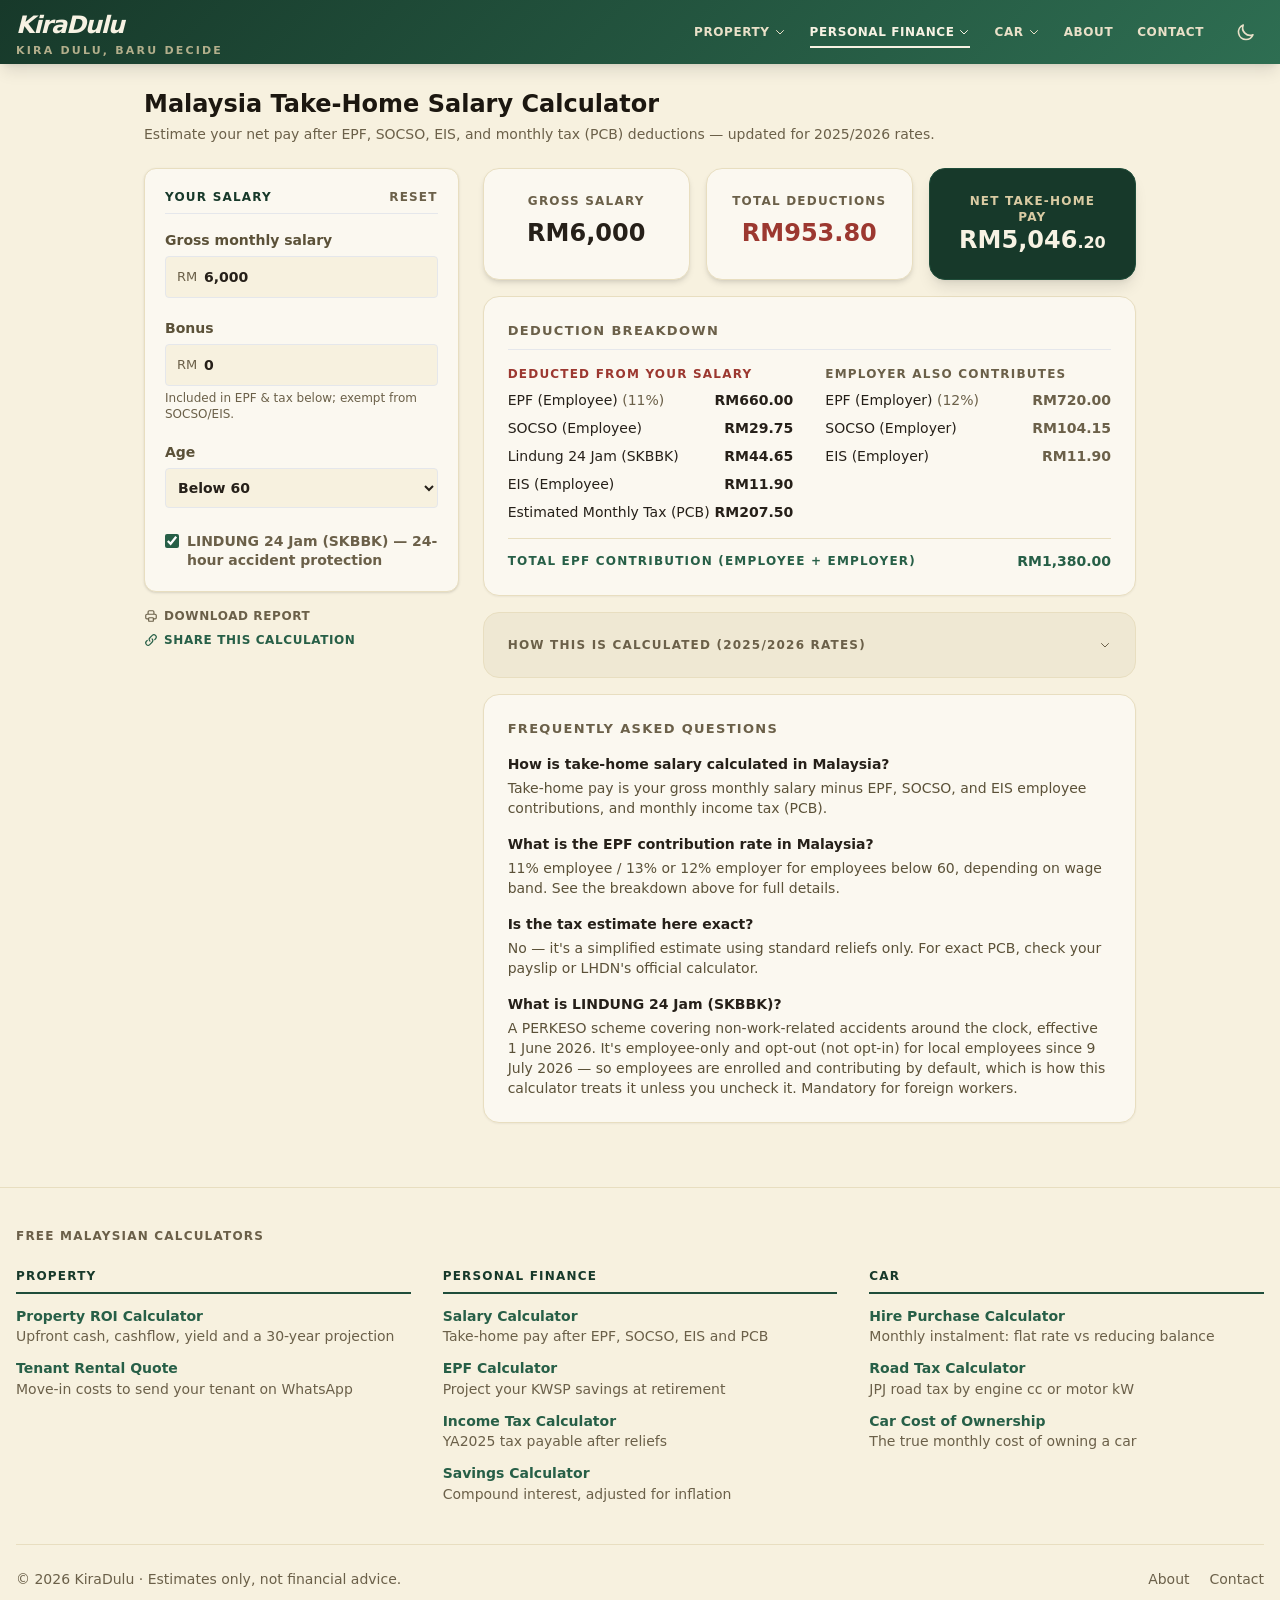
<file: index.html>
<!DOCTYPE html>
<html lang="en">

<head>
    <meta charset="UTF-8">
    <meta name="viewport" content="width=device-width, initial-scale=1.0">
    <meta name="description"
        content="Free Malaysia take-home salary calculator. Instantly estimate your net pay after EPF (KWSP), SOCSO, EIS, and monthly tax (PCB) deductions for 2025/2026.">
    <meta name="keywords"
        content="Salary Calculator Malaysia, Take Home Pay Calculator, EPF SOCSO EIS Calculator, PCB Calculator Malaysia, Net Salary Malaysia">
    <meta name="author" content="KiraDulu">
    <link rel="canonical" href="https://kiradulu.app/">

    <meta property="og:type" content="website">
    <meta property="og:site_name" content="KiraDulu">
    <meta property="og:title" content="Salary Calculator Malaysia 2025/2026 | Take-Home Pay (EPF, SOCSO, EIS, Tax)">
    <meta property="og:description" content="Free Malaysia take-home salary calculator. Instantly estimate your net pay after EPF (KWSP), SOCSO, EIS, and monthly tax (PCB) deductions for 2025/2026.">
    <meta property="og:url" content="https://kiradulu.app/">
    <meta name="twitter:card" content="summary">
    <meta name="twitter:title" content="Salary Calculator Malaysia 2025/2026 | Take-Home Pay (EPF, SOCSO, EIS, Tax)">
    <meta name="twitter:description" content="Free Malaysia take-home salary calculator. Instantly estimate your net pay after EPF (KWSP), SOCSO, EIS, and monthly tax (PCB) deductions for 2025/2026.">

    <title>Salary Calculator Malaysia 2025/2026 | Take-Home Pay (EPF, SOCSO, EIS, Tax)</title>
    <link rel="icon" type="image/png" href="favicon.png">
    <link rel="apple-touch-icon" href="favicon.png">

    <!-- GitHub Pages can't redirect server-side, so collapse /index.html duplicates onto the canonical URL -->
    <script>
        if (location.pathname.endsWith('/index.html')) {
            location.replace(location.pathname.slice(0, -'index.html'.length) + location.search + location.hash);
        }
    </script>
    <script>
        if (localStorage.getItem('theme') === 'dark') {
            document.documentElement.classList.add('dark');
        }
    </script>
    <link rel="stylesheet" href="assets/tailwind.css">
    <link rel="stylesheet" href="assets/site.css">
    <script src="assets/site.js"></script>

    <script type="application/ld+json">
    {
        "@context": "https://schema.org",
        "@type": "WebApplication",
        "name": "Malaysia Salary Calculator",
        "url": "https://kiradulu.app/",
        "applicationCategory": "FinanceApplication",
        "operatingSystem": "Any",
        "description": "Free calculator to estimate Malaysian take-home salary after EPF, SOCSO, EIS and monthly tax deductions.",
        "offers": { "@type": "Offer", "price": "0", "priceCurrency": "MYR" }
    }
    </script>
    <script type="application/ld+json">
    {
        "@context": "https://schema.org",
        "@type": "FAQPage",
        "mainEntity": [
            {
                "@type": "Question",
                "name": "How is take-home salary calculated in Malaysia?",
                "acceptedAnswer": { "@type": "Answer", "text": "Take-home pay is your gross monthly salary minus your EPF employee contribution (11% for most employees under 60), SOCSO employee contribution (0.5%, capped at a RM6,000 wage ceiling), EIS employee contribution (0.2%, same ceiling), and monthly income tax (PCB)." }
            },
            {
                "@type": "Question",
                "name": "What is the EPF contribution rate in Malaysia?",
                "acceptedAnswer": { "@type": "Answer", "text": "For employees below 60, the standard rate is 11% employee and 13% employer (wages up to RM5,000) or 12% employer (wages above RM5,000). For employees aged 60 to 75, the employee rate drops to 0% and the employer rate is 4%." }
            },
            {
                "@type": "Question",
                "name": "Is this PCB / tax estimate exact?",
                "acceptedAnswer": { "@type": "Answer", "text": "No. This tool estimates monthly tax by annualizing your salary and applying LHDN's YA2025 progressive tax brackets with standard personal and EPF relief only. Actual PCB (Potongan Cukai Bulanan) uses LHDN's official schedule, which also factors in marital status, number of children, and other reliefs. Use this as a guide, not a substitute for your payslip or LHDN's own calculator." }
            },
            {
                "@type": "Question",
                "name": "What is LINDUNG 24 Jam (SKBBK)?",
                "acceptedAnswer": { "@type": "Answer", "text": "A PERKESO scheme covering non-work-related accidents around the clock, effective 1 June 2026. It's employee-only. Local employees can opt out by filing a liability-release declaration with PERKESO, but the scheme is opt-out (not opt-in) since 9 July 2026, so this calculator includes it by default. Foreign workers remain mandatory contributors." }
            }
        ]
    }
    </script>

    <!-- Google tag (gtag.js) -- only on the live domain, so local testing isn't counted as traffic -->
    <script>
        window.dataLayer = window.dataLayer || [];
        function gtag() { dataLayer.push(arguments); }
        if (location.hostname === 'kiradulu.app') {
            const gaScript = document.createElement('script');
            gaScript.async = true;
            gaScript.src = 'https://www.googletagmanager.com/gtag/js?id=G-EDTKDBVZQB';
            document.head.appendChild(gaScript);
            gtag('js', new Date());
            gtag('config', 'G-EDTKDBVZQB');
        }
    </script>
</head>

<body data-kd-share="kiradulu_salary_inputs,kiradulu_shared_monthly_salary" class="bg-slate-50 dark:bg-slate-900 font-sans text-slate-900 dark:text-slate-100 transition-colors duration-300">

    <!-- site-header: identical on every page (current page highlighted) -- update all pages together -->
    <header class="kd-header text-white shadow-lg mb-6">
        <div class="max-w-7xl mx-auto px-4 h-16 flex items-center justify-between gap-6">
            <a href="./" class="leading-none shrink-0" aria-label="KiraDulu home">
                <span class="block text-2xl font-black tracking-tighter italic">KiraDulu</span>
                <span class="block text-[11px] uppercase tracking-[0.2em] font-bold text-blue-200 mt-1 opacity-80">Kira Dulu, Baru Decide</span>
            </a>
            <nav class="hidden md:flex items-center gap-6 ml-auto" aria-label="Calculators">
                <div class="kd-dd relative">
                    <button type="button" data-kd-dd aria-expanded="false"
                        class="flex items-center gap-1 py-2 text-xs font-bold uppercase tracking-wider text-blue-100 hover:text-white transition">
                        Property <svg class="w-3 h-3" fill="none" stroke="currentColor" viewBox="0 0 24 24" aria-hidden="true"><path stroke-linecap="round" stroke-linejoin="round" stroke-width="2" d="M19 9l-7 7-7-7" /></svg>
                    </button>
                    <div class="kd-dd-panel absolute left-0 top-full pt-2 z-50">
                        <div class="bg-white dark:bg-slate-800 rounded-lg shadow-xl border border-slate-200 dark:border-slate-700 w-60 py-2 text-left">
                            <a href="property-roi-calculator/#simple" class="block px-4 py-2 text-sm text-slate-700 dark:text-slate-200 hover:bg-slate-50 dark:hover:bg-slate-700">Property ROI Calculator</a>
                            <a href="property-roi-calculator/#projection" class="block px-4 py-2 text-sm text-slate-700 dark:text-slate-200 hover:bg-slate-50 dark:hover:bg-slate-700">30-Year Projection</a>
                            <a href="property-roi-calculator/#compare" class="block px-4 py-2 text-sm text-slate-700 dark:text-slate-200 hover:bg-slate-50 dark:hover:bg-slate-700">Compare Properties</a>
                            <a href="tenant-rental-quote-calculator/" class="block px-4 py-2 text-sm text-slate-700 dark:text-slate-200 hover:bg-slate-50 dark:hover:bg-slate-700">Tenant Rental Quote</a>
                        </div>
                    </div>
                </div>
                <div class="kd-dd relative">
                    <button type="button" data-kd-dd aria-expanded="false"
                        class="flex items-center gap-1 py-2 text-xs font-bold uppercase tracking-wider text-white kd-nav-active transition">
                        Personal Finance <svg class="w-3 h-3" fill="none" stroke="currentColor" viewBox="0 0 24 24" aria-hidden="true"><path stroke-linecap="round" stroke-linejoin="round" stroke-width="2" d="M19 9l-7 7-7-7" /></svg>
                    </button>
                    <div class="kd-dd-panel absolute left-0 top-full pt-2 z-50">
                        <div class="bg-white dark:bg-slate-800 rounded-lg shadow-xl border border-slate-200 dark:border-slate-700 w-60 py-2 text-left">
                            <a href="" class="block px-4 py-2 text-sm font-bold text-blue-700 dark:text-blue-400 bg-slate-50 dark:bg-slate-700" aria-current="page">Salary Calculator</a>
                            <a href="epf-calculator/" class="block px-4 py-2 text-sm text-slate-700 dark:text-slate-200 hover:bg-slate-50 dark:hover:bg-slate-700">EPF Calculator</a>
                            <a href="income-tax-calculator/" class="block px-4 py-2 text-sm text-slate-700 dark:text-slate-200 hover:bg-slate-50 dark:hover:bg-slate-700">Income Tax Calculator</a>
                            <a href="savings-calculator/" class="block px-4 py-2 text-sm text-slate-700 dark:text-slate-200 hover:bg-slate-50 dark:hover:bg-slate-700">Savings Calculator</a>
                        </div>
                    </div>
                </div>
                <div class="kd-dd relative">
                    <button type="button" data-kd-dd aria-expanded="false"
                        class="flex items-center gap-1 py-2 text-xs font-bold uppercase tracking-wider text-blue-100 hover:text-white transition">
                        Car <svg class="w-3 h-3" fill="none" stroke="currentColor" viewBox="0 0 24 24" aria-hidden="true"><path stroke-linecap="round" stroke-linejoin="round" stroke-width="2" d="M19 9l-7 7-7-7" /></svg>
                    </button>
                    <div class="kd-dd-panel absolute left-0 top-full pt-2 z-50">
                        <div class="bg-white dark:bg-slate-800 rounded-lg shadow-xl border border-slate-200 dark:border-slate-700 w-60 py-2 text-left">
                            <a href="hire-purchase-calculator/" class="block px-4 py-2 text-sm text-slate-700 dark:text-slate-200 hover:bg-slate-50 dark:hover:bg-slate-700">Hire Purchase Calculator</a>
                            <a href="road-tax-calculator/" class="block px-4 py-2 text-sm text-slate-700 dark:text-slate-200 hover:bg-slate-50 dark:hover:bg-slate-700">Road Tax Calculator</a>
                            <a href="car-tco-calculator/" class="block px-4 py-2 text-sm text-slate-700 dark:text-slate-200 hover:bg-slate-50 dark:hover:bg-slate-700">Car Cost of Ownership</a>
                        </div>
                    </div>
                </div>
                <a href="about/" class="py-2 text-xs font-bold uppercase tracking-wider text-blue-100 hover:text-white transition">About</a>
                <a href="contact/" class="py-2 text-xs font-bold uppercase tracking-wider text-blue-100 hover:text-white transition">Contact</a>
            </nav>
            <div class="flex items-center gap-1">
                <button onclick="toggleDarkMode()" id="dark-toggle-btn" type="button"
                    class="text-blue-100 hover:text-white transition p-2 rounded-lg hover:bg-white/10" title="Toggle dark mode" aria-label="Toggle dark mode">
                    <svg id="icon-sun" class="w-5 h-5 hidden" fill="none" stroke="currentColor" viewBox="0 0 24 24">
                        <path stroke-linecap="round" stroke-linejoin="round" stroke-width="2"
                            d="M12 3v1m0 16v1m9-9h-1M4 12H3m15.364 6.364l-.707-.707M6.343 6.343l-.707-.707m12.728 0l-.707.707M6.343 17.657l-.707.707M16 12a4 4 0 11-8 0 4 4 0 018 0z" />
                    </svg>
                    <svg id="icon-moon" class="w-5 h-5" fill="none" stroke="currentColor" viewBox="0 0 24 24">
                        <path stroke-linecap="round" stroke-linejoin="round" stroke-width="2"
                            d="M20.354 15.354A9 9 0 018.646 3.646 9.003 9.003 0 0012 21a9.003 9.003 0 008.354-5.646z" />
                    </svg>
                </button>
                <button id="kd-menu-btn" type="button" aria-expanded="false" aria-controls="kd-mobile-menu" aria-label="Menu"
                    class="md:hidden text-blue-100 hover:text-white transition p-2 rounded-lg hover:bg-white/10">
                    <svg id="kd-menu-open" class="w-6 h-6" fill="none" stroke="currentColor" viewBox="0 0 24 24"><path stroke-linecap="round" stroke-linejoin="round" stroke-width="2" d="M4 6h16M4 12h16M4 18h16" /></svg>
                    <svg id="kd-menu-close" class="w-6 h-6 hidden" fill="none" stroke="currentColor" viewBox="0 0 24 24"><path stroke-linecap="round" stroke-linejoin="round" stroke-width="2" d="M6 18L18 6M6 6l12 12" /></svg>
                </button>
            </div>
        </div>
        <nav id="kd-mobile-menu" class="md:hidden hidden border-t border-white/10 px-4 pb-4" aria-label="Calculators">
            <p class="mt-4 mb-1 text-[11px] uppercase tracking-widest font-bold text-blue-200">Property</p>
                <a href="property-roi-calculator/" class="block py-2 px-3 -mx-3 rounded-lg text-sm text-blue-100 hover:bg-white/10">Property ROI Calculator</a>
                <a href="property-roi-calculator/#projection" class="block py-2 pl-7 pr-3 -mx-3 rounded-lg text-sm text-blue-100 hover:bg-white/10">30-Year Projection</a>
                <a href="property-roi-calculator/#compare" class="block py-2 pl-7 pr-3 -mx-3 rounded-lg text-sm text-blue-100 hover:bg-white/10">Compare Properties</a>
                <a href="tenant-rental-quote-calculator/" class="block py-2 px-3 -mx-3 rounded-lg text-sm text-blue-100 hover:bg-white/10">Tenant Rental Quote</a>
            <p class="mt-4 mb-1 text-[11px] uppercase tracking-widest font-bold text-blue-200">Personal Finance</p>
                <a href="" class="block py-2 px-3 -mx-3 rounded-lg text-sm font-bold text-white bg-white/10" aria-current="page">Salary Calculator</a>
                <a href="epf-calculator/" class="block py-2 px-3 -mx-3 rounded-lg text-sm text-blue-100 hover:bg-white/10">EPF Calculator</a>
                <a href="income-tax-calculator/" class="block py-2 px-3 -mx-3 rounded-lg text-sm text-blue-100 hover:bg-white/10">Income Tax Calculator</a>
                <a href="savings-calculator/" class="block py-2 px-3 -mx-3 rounded-lg text-sm text-blue-100 hover:bg-white/10">Savings Calculator</a>
            <p class="mt-4 mb-1 text-[11px] uppercase tracking-widest font-bold text-blue-200">Car</p>
                <a href="hire-purchase-calculator/" class="block py-2 px-3 -mx-3 rounded-lg text-sm text-blue-100 hover:bg-white/10">Hire Purchase Calculator</a>
                <a href="road-tax-calculator/" class="block py-2 px-3 -mx-3 rounded-lg text-sm text-blue-100 hover:bg-white/10">Road Tax Calculator</a>
                <a href="car-tco-calculator/" class="block py-2 px-3 -mx-3 rounded-lg text-sm text-blue-100 hover:bg-white/10">Car Cost of Ownership</a>
            <div class="mt-4 pt-3 border-t border-white/10 flex gap-6">
                <a href="about/" class="py-2 text-sm text-blue-100">About</a>
                <a href="contact/" class="py-2 text-sm text-blue-100">Contact</a>
            </div>
        </nav>
    </header>

    <main class="max-w-5xl mx-auto px-4 pb-10">
        <h1 class="kd-title text-xl md:text-2xl font-black mb-1">Malaysia Take-Home Salary Calculator</h1>
        <p class="text-sm text-slate-500 dark:text-slate-400 mb-6">Estimate your net pay after EPF, SOCSO, EIS, and monthly tax (PCB) deductions &mdash; updated for 2025/2026 rates.</p>
        <!-- Mobile summary bar: headline results stay in view while editing inputs (mirrored by assets/site.js) -->
        <div class="kd-sticky lg:hidden sticky top-0 z-30 -mx-4 px-4 py-2 mb-4 bg-blue-900 text-white shadow-md flex justify-around items-center gap-2" aria-hidden="true">
            <div class="text-center">
                <p class="text-xs uppercase tracking-wide text-blue-200 leading-none">Net pay</p>
                <p data-kd-mirror="result-net" class="text-sm font-black leading-tight whitespace-nowrap">&nbsp;</p>
            </div>
            <div class="text-center">
                <p class="text-xs uppercase tracking-wide text-blue-200 leading-none">Deductions</p>
                <p data-kd-mirror="result-total-deductions" class="text-sm font-black leading-tight whitespace-nowrap">&nbsp;</p>
            </div>
            <div class="text-center">
                <p class="text-xs uppercase tracking-wide text-blue-200 leading-none">Gross</p>
                <p data-kd-mirror="result-gross" class="text-sm font-black leading-tight whitespace-nowrap">&nbsp;</p>
            </div>
        </div>

        <div class="grid grid-cols-1 lg:grid-cols-12 gap-6">
            <div class="lg:col-span-4 space-y-4">
                <div class="bg-white dark:bg-slate-800 p-5 rounded-xl shadow border border-slate-200 dark:border-slate-700">
                    <div class="flex items-center justify-between mb-4 border-b dark:border-slate-700 pb-2">
                        <h3 class="text-blue-900 dark:text-blue-400 font-bold uppercase text-xs tracking-widest">Your Salary</h3>
                        <button type="button" onclick="if(confirm('Reset all inputs to default values?')) resetToDefaults()"
                            class="text-xs font-bold uppercase tracking-widest text-slate-400 hover:text-red-600 transition">Reset</button>
                    </div>
                    <div class="space-y-3" id="input-container">
                        <div>
                            <label for="grossSalary" class="kd-label">Gross monthly salary</label>
                            <div class="kd-field">
                                <span class="kd-affix kd-prefix" aria-hidden="true">RM</span>
                                <input style="padding-left: 2.00rem; padding-right: 0.75rem" type="text" inputmode="decimal" id="grossSalary" value="6,000" class="comma-fmt w-full p-2 bg-slate-50 border rounded text-sm font-bold text-center dark:bg-slate-900 dark:border-slate-600 dark:text-slate-100">
                            </div>
                        </div>
                        <div>
                            <label for="bonus" class="kd-label">Bonus</label>
                            <div class="kd-field">
                                <span class="kd-affix kd-prefix" aria-hidden="true">RM</span>
                                <input style="padding-left: 2.00rem; padding-right: 0.75rem" type="text" inputmode="decimal" id="bonus" value="0" class="comma-fmt w-full p-2 bg-slate-50 border rounded text-sm font-bold text-center dark:bg-slate-900 dark:border-slate-600 dark:text-slate-100">
                            </div>
                            <p class="text-xs text-slate-400 mt-1">Included in EPF & tax below; exempt from SOCSO/EIS.</p>
                        </div>
                        <div>
                            <label for="ageBand" class="kd-label">Age</label>
                            <select id="ageBand"
                                class="w-full p-2 bg-slate-50 border rounded text-sm font-bold text-center dark:bg-slate-900 dark:border-slate-600 dark:text-slate-100">
                                <option value="under60" selected>Below 60</option>
                                <option value="60plus">60 and above</option>
                            </select>
                        </div>
                        <div class="flex items-start gap-2 pt-1">
                            <input type="checkbox" id="lindung24jam" checked class="mt-0.5 w-3.5 h-3.5 accent-blue-700 shrink-0">
                            <label for="lindung24jam" class="text-sm font-bold text-slate-500 dark:text-slate-400 leading-snug">
                                LINDUNG 24 Jam (SKBBK) &mdash; 24-hour accident protection
                            </label>
                        </div>
                    </div>
                    <p id="socso-eis-note" class="hidden text-sm text-slate-400 dark:text-slate-500 mt-3 leading-relaxed">
                        Employees aged 60+ move to reduced SOCSO/EIS category rates not modeled here &mdash; shown as RM0. Consult PERKESO for exact figures.
                    </p>
                </div>
                <div class="kd-actions flex flex-col items-start gap-2">
                    <button type="button" onclick="window.print()"
                        class="flex items-center gap-1.5 text-xs font-bold uppercase tracking-wider text-slate-500 hover:text-slate-800 transition">
                        <svg class="w-3.5 h-3.5" fill="none" stroke="currentColor" viewBox="0 0 24 24">
                            <path stroke-linecap="round" stroke-linejoin="round" stroke-width="2"
                                d="M17 17h2a2 2 0 002-2v-4a2 2 0 00-2-2H5a2 2 0 00-2 2v4a2 2 0 002 2h2m2 4h6a1 1 0 001-1v-4a1 1 0 00-1-1H9a1 1 0 00-1 1v4a1 1 0 001 1zm8-12V5a2 2 0 00-2-2H9a2 2 0 00-2 2v4h10z" />
                        </svg>
                        Download Report
                    </button>
                    <button type="button" onclick="kdShareCalculation()"
                        class="flex items-center gap-1.5 text-xs font-bold uppercase tracking-wider text-blue-700 dark:text-blue-400 hover:text-blue-900 transition">
                        <svg class="w-3.5 h-3.5" fill="none" stroke="currentColor" viewBox="0 0 24 24">
                            <path stroke-linecap="round" stroke-linejoin="round" stroke-width="2"
                                d="M13.828 10.172a4 4 0 010 5.656l-4 4a4 4 0 01-5.656-5.656l1.5-1.5M10.172 13.828a4 4 0 010-5.656l4-4a4 4 0 015.656 5.656l-1.5 1.5" />
                        </svg>
                        Share This Calculation
                    </button>
                    <span id="kd-share-msg" role="status" class="text-xs text-green-600 dark:text-green-400 font-bold"></span>
                </div>
            </div>

            <div class="lg:col-span-8 space-y-4">
                <div class="grid grid-cols-2 md:grid-cols-3 gap-4">
                    <div class="metric-bubble bg-white dark:bg-slate-800 p-6 rounded-2xl shadow-md border border-slate-200 dark:border-slate-700 text-center">
                        <p class="text-xs font-bold text-slate-400 uppercase mb-2 tracking-widest">Gross Salary</p>
                        <p id="result-gross" class="text-2xl font-black text-slate-900 dark:text-slate-100">RM0</p>
                    </div>
                    <div class="metric-bubble bg-white dark:bg-slate-800 p-6 rounded-2xl shadow-md border border-slate-200 dark:border-slate-700 text-center">
                        <p class="text-xs font-bold text-slate-400 uppercase mb-2 tracking-widest">Total Deductions</p>
                        <p id="result-total-deductions" class="text-2xl font-black text-red-500 dark:text-red-300">RM0</p>
                    </div>
                    <div class="metric-bubble bg-blue-900 p-6 rounded-2xl shadow-lg border border-blue-800 text-center text-white col-span-2 md:col-span-1">
                        <p class="text-xs font-bold text-blue-200 uppercase tracking-widest">Net Take-Home Pay</p>
                        <p id="result-net" class="text-2xl font-black whitespace-nowrap leading-tight">RM0</p>
                    </div>
                </div>

                <div class="bg-white dark:bg-slate-800 p-6 rounded-2xl shadow-sm border border-slate-200 dark:border-slate-700">
                    <h3 class="text-[13px] font-black text-slate-500 dark:text-slate-400 uppercase tracking-widest mb-4 border-b dark:border-slate-700 pb-2">Deduction Breakdown</h3>
                    <div class="grid grid-cols-1 md:grid-cols-2 gap-x-8 gap-y-4 text-sm">
                        <div>
                            <p class="text-xs font-bold text-red-500 dark:text-red-300 uppercase tracking-widest mb-2">Deducted From Your Salary</p>
                            <div class="space-y-2">
                                <div class="flex justify-between"><span>EPF (Employee) <span id="label-epf-employee-rate" class="text-slate-400"></span></span><span id="result-epf-employee" class="font-bold text-slate-900 dark:text-slate-100">RM0</span></div>
                                <div class="flex justify-between"><span>SOCSO (Employee)</span><span id="result-socso-employee" class="font-bold text-slate-900 dark:text-slate-100">RM0</span></div>
                                <div id="lindung24jam-row" class="hidden flex justify-between"><span>Lindung 24 Jam (SKBBK)</span><span id="result-lindung24jam" class="font-bold text-slate-900 dark:text-slate-100">RM0</span></div>
                                <div class="flex justify-between"><span>EIS (Employee)</span><span id="result-eis-employee" class="font-bold text-slate-900 dark:text-slate-100">RM0</span></div>
                                <div class="flex justify-between"><span>Estimated Monthly Tax (PCB)</span><span id="result-tax" class="font-bold text-slate-900 dark:text-slate-100">RM0</span></div>
                            </div>
                        </div>
                        <div>
                            <p class="text-xs font-bold text-slate-400 uppercase tracking-widest mb-2">Employer Also Contributes</p>
                            <div class="space-y-2">
                                <div class="flex justify-between"><span>EPF (Employer) <span id="label-epf-employer-rate" class="text-slate-400"></span></span><span id="result-epf-employer" class="font-bold text-slate-400">RM0</span></div>
                                <div class="flex justify-between"><span>SOCSO (Employer)</span><span id="result-socso-employer" class="font-bold text-slate-400">RM0</span></div>
                                <div class="flex justify-between"><span>EIS (Employer)</span><span id="result-eis-employer" class="font-bold text-slate-400">RM0</span></div>
                            </div>
                        </div>
                    </div>
                    <div class="mt-4 pt-3 border-t border-slate-200 dark:border-slate-700 flex justify-between items-center">
                        <span class="text-xs font-bold text-blue-700 dark:text-blue-400 uppercase tracking-widest">Total EPF Contribution (Employee + Employer)</span>
                        <span id="result-total-epf" class="font-black text-blue-700 dark:text-blue-400 text-sm">RM0</span>
                    </div>
                </div>

                <details class="kd-details bg-slate-100 dark:bg-slate-800 p-6 rounded-2xl border border-slate-200 dark:border-slate-700 text-left">
                    <summary class="flex items-center justify-between gap-2 cursor-pointer select-none">
                        <h4 class="text-xs font-black text-slate-500 dark:text-slate-400 uppercase tracking-widest">How This Is Calculated (2025/2026 Rates)</h4>
                        <span class="kd-chevron text-slate-400 transition-transform"><svg class="w-3 h-3" fill="none" stroke="currentColor" viewBox="0 0 24 24" aria-hidden="true"><path stroke-linecap="round" stroke-linejoin="round" stroke-width="2" d="M19 9l-7 7-7-7" /></svg></span>
                    </summary>
                    <div class="mt-3">
                    <ul class="text-sm text-slate-600 dark:text-slate-400 space-y-2 list-disc pl-4">
                        <li><strong>EPF (KWSP):</strong> Employee 11% (below 60). Employer 13% for wages up to RM5,000, or 12% above RM5,000. Ages 60-75: employee 0%, employer 4%. Matches KWSP's official Third Schedule: wages are grouped into bands (RM20 wide up to RM5,000, RM100 wide above), and the rate is applied to the band's upper limit &mdash; not your exact wage &mdash; then rounded up to the next ringgit, same as a real payslip.</li>
                        <li><strong>SOCSO:</strong> PERKESO's official wage-banded contribution table (Act 4, First Category), roughly 0.5% employee / 1.75% employer, capped at a RM6,000 wage ceiling (effective since October 2024). Figures here are the exact table amounts, not a percentage approximation.</li>
                        <li><strong>EIS:</strong> PERKESO's official wage-banded table (Act 800), roughly 0.2% employee / 0.2% employer, same RM6,000 ceiling.</li>
                        <li><strong>Lindung 24 Jam (SKBBK):</strong> PERKESO scheme covering non-work-related accidents 24/7, effective 1 June 2026. Employee-only. Launched mandatory, then made opt-out (not opt-in) for local employees from 9 July 2026 &mdash; employees are enrolled and contributing by default, so this calculator includes it unless unchecked. Uncheck if you've filed a PERKESO opt-out declaration. Mandatory for foreign workers.</li>
                        <li><strong>Estimated Tax (PCB):</strong> Annualized salary, minus RM9,000 personal relief and up to RM4,000 EPF relief, taxed at LHDN's YA2025 progressive brackets, divided by 12. This is an estimate only &mdash; actual PCB depends on marital status, dependents, and other reliefs.</li>
                        <li><strong>Disclaimer:</strong> This calculator is a guide for Malaysian citizen employees only and does not replace your payslip, employer's payroll system, or LHDN/KWSP/PERKESO's own calculators.</li>
                    </ul>
                    </div>
                </details>

                <div class="bg-white dark:bg-slate-800 p-6 rounded-2xl shadow-sm border border-slate-200 dark:border-slate-700">
                    <h4 class="text-[13px] font-black text-slate-500 dark:text-slate-400 uppercase tracking-widest mb-4">Frequently Asked Questions</h4>
                    <div class="space-y-4 text-sm text-slate-600 dark:text-slate-400">
                        <div>
                            <p class="font-bold text-slate-800 dark:text-slate-200 mb-1">How is take-home salary calculated in Malaysia?</p>
                            <p>Take-home pay is your gross monthly salary minus EPF, SOCSO, and EIS employee contributions, and monthly income tax (PCB).</p>
                        </div>
                        <div>
                            <p class="font-bold text-slate-800 dark:text-slate-200 mb-1">What is the EPF contribution rate in Malaysia?</p>
                            <p>11% employee / 13% or 12% employer for employees below 60, depending on wage band. See the breakdown above for full details.</p>
                        </div>
                        <div>
                            <p class="font-bold text-slate-800 dark:text-slate-200 mb-1">Is the tax estimate here exact?</p>
                            <p>No &mdash; it's a simplified estimate using standard reliefs only. For exact PCB, check your payslip or LHDN's official calculator.</p>
                        </div>
                        <div>
                            <p class="font-bold text-slate-800 dark:text-slate-200 mb-1">What is LINDUNG 24 Jam (SKBBK)?</p>
                            <p>A PERKESO scheme covering non-work-related accidents around the clock, effective 1 June 2026. It's employee-only and opt-out (not opt-in) for local employees since 9 July 2026 &mdash; so employees are enrolled and contributing by default, which is how this calculator treats it unless you uncheck it. Mandatory for foreign workers.</p>
                        </div>
                    </div>
                </div>
            </div>
        </div>
    </main>

    <!-- site-footer: identical on every page -- update all pages together -->
    <footer class="border-t border-slate-200 dark:border-slate-700 mt-6">
        <div class="max-w-7xl mx-auto px-4 py-10">
            <p class="text-xs font-bold uppercase tracking-widest text-slate-500 dark:text-slate-400 mb-6">Free Malaysian calculators</p>
            <div class="grid grid-cols-1 sm:grid-cols-3 gap-8">
                <div>
                    <h2 class="text-xs font-black uppercase tracking-widest text-blue-900 dark:text-blue-300 pb-2 mb-3 border-b-2 border-blue-800 dark:border-blue-900">Property</h2>
                    <ul class="space-y-3">
                        <li>
                            <a href="property-roi-calculator/" class="text-sm font-bold text-blue-700 dark:text-blue-400 hover:underline">Property ROI Calculator</a>
                            <p class="text-sm text-slate-500 dark:text-slate-400">Upfront cash, cashflow, yield and a 30-year projection</p>
                        </li>
                        <li>
                            <a href="tenant-rental-quote-calculator/" class="text-sm font-bold text-blue-700 dark:text-blue-400 hover:underline">Tenant Rental Quote</a>
                            <p class="text-sm text-slate-500 dark:text-slate-400">Move-in costs to send your tenant on WhatsApp</p>
                        </li>
                    </ul>
                </div>
                <div>
                    <h2 class="text-xs font-black uppercase tracking-widest text-blue-900 dark:text-blue-300 pb-2 mb-3 border-b-2 border-blue-800 dark:border-blue-900">Personal Finance</h2>
                    <ul class="space-y-3">
                        <li>
                            <a href="" class="text-sm font-bold text-blue-700 dark:text-blue-400 hover:underline" aria-current="page">Salary Calculator</a>
                            <p class="text-sm text-slate-500 dark:text-slate-400">Take-home pay after EPF, SOCSO, EIS and PCB</p>
                        </li>
                        <li>
                            <a href="epf-calculator/" class="text-sm font-bold text-blue-700 dark:text-blue-400 hover:underline">EPF Calculator</a>
                            <p class="text-sm text-slate-500 dark:text-slate-400">Project your KWSP savings at retirement</p>
                        </li>
                        <li>
                            <a href="income-tax-calculator/" class="text-sm font-bold text-blue-700 dark:text-blue-400 hover:underline">Income Tax Calculator</a>
                            <p class="text-sm text-slate-500 dark:text-slate-400">YA2025 tax payable after reliefs</p>
                        </li>
                        <li>
                            <a href="savings-calculator/" class="text-sm font-bold text-blue-700 dark:text-blue-400 hover:underline">Savings Calculator</a>
                            <p class="text-sm text-slate-500 dark:text-slate-400">Compound interest, adjusted for inflation</p>
                        </li>
                    </ul>
                </div>
                <div>
                    <h2 class="text-xs font-black uppercase tracking-widest text-blue-900 dark:text-blue-300 pb-2 mb-3 border-b-2 border-blue-800 dark:border-blue-900">Car</h2>
                    <ul class="space-y-3">
                        <li>
                            <a href="hire-purchase-calculator/" class="text-sm font-bold text-blue-700 dark:text-blue-400 hover:underline">Hire Purchase Calculator</a>
                            <p class="text-sm text-slate-500 dark:text-slate-400">Monthly instalment: flat rate vs reducing balance</p>
                        </li>
                        <li>
                            <a href="road-tax-calculator/" class="text-sm font-bold text-blue-700 dark:text-blue-400 hover:underline">Road Tax Calculator</a>
                            <p class="text-sm text-slate-500 dark:text-slate-400">JPJ road tax by engine cc or motor kW</p>
                        </li>
                        <li>
                            <a href="car-tco-calculator/" class="text-sm font-bold text-blue-700 dark:text-blue-400 hover:underline">Car Cost of Ownership</a>
                            <p class="text-sm text-slate-500 dark:text-slate-400">The true monthly cost of owning a car</p>
                        </li>
                    </ul>
                </div>
            </div>
            <div class="mt-10 pt-6 border-t border-slate-200 dark:border-slate-700 flex flex-col sm:flex-row gap-3 justify-between text-sm text-slate-500 dark:text-slate-400">
                <p>&copy; 2026 KiraDulu &middot; Estimates only, not financial advice.</p>
                <p class="flex gap-5">
                    <a href="about/" class="hover:underline">About</a>
                    <a href="contact/" class="hover:underline">Contact</a>
                </p>
            </div>
        </div>
    </footer>

    <script src="salary-calculator.js"></script>
</body>

</html>
</file>
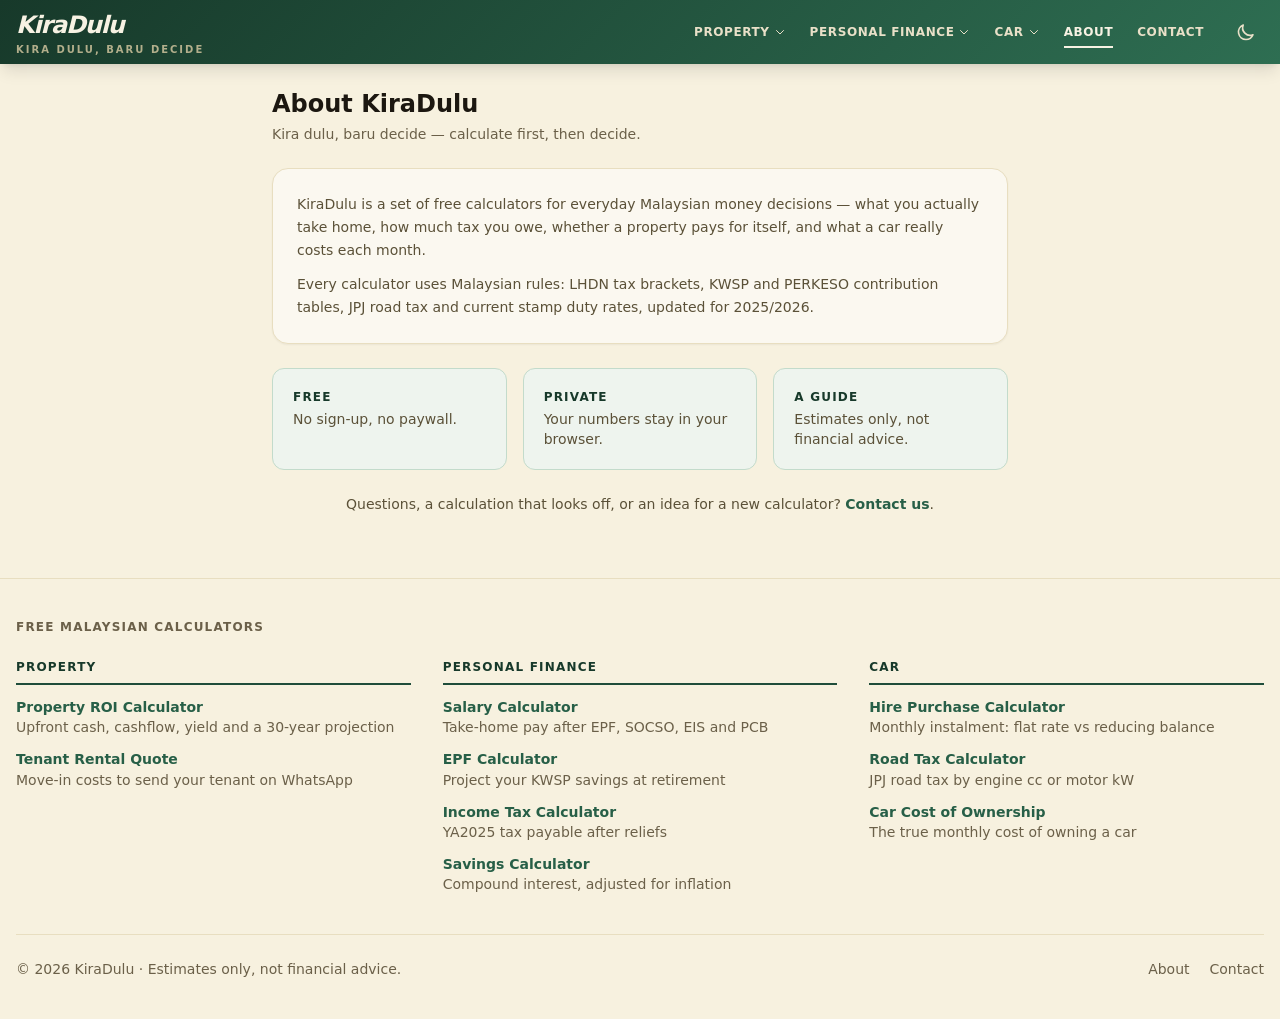
<file: about/index.html>
<!DOCTYPE html>
<html lang="en">

<head>
    <meta charset="UTF-8">
    <meta name="viewport" content="width=device-width, initial-scale=1.0">
    <meta name="description" content="KiraDulu is a set of free calculators for everyday Malaysian money decisions: salary, income tax, EPF, savings, property and cars. Contact us with feedback or feature ideas.">
    <meta name="author" content="KiraDulu">
    <link rel="canonical" href="https://kiradulu.app/about/">

    <meta property="og:type" content="website">
    <meta property="og:site_name" content="KiraDulu">
    <meta property="og:title" content="About KiraDulu | Free Malaysian Finance Calculators">
    <meta property="og:description" content="KiraDulu is a set of free calculators for everyday Malaysian money decisions: salary, income tax, EPF, savings, property and cars. Contact us with feedback or feature ideas.">
    <meta property="og:url" content="https://kiradulu.app/about/">
    <meta name="twitter:card" content="summary">
    <meta name="twitter:title" content="About KiraDulu | Free Malaysian Finance Calculators">
    <meta name="twitter:description" content="KiraDulu is a set of free calculators for everyday Malaysian money decisions: salary, income tax, EPF, savings, property and cars. Contact us with feedback or feature ideas.">

    <title>About KiraDulu | Free Malaysian Finance Calculators</title>
    <link rel="icon" type="image/png" href="../favicon.png">
    <link rel="apple-touch-icon" href="../favicon.png">

    <!-- GitHub Pages can't redirect server-side, so collapse /index.html duplicates onto the canonical URL -->
    <script>
        if (location.pathname.endsWith('/index.html')) {
            location.replace(location.pathname.slice(0, -'index.html'.length) + location.search + location.hash);
        }
    </script>
    <script>
        if (localStorage.getItem('theme') === 'dark') {
            document.documentElement.classList.add('dark');
        }
    </script>
    <link rel="stylesheet" href="../assets/tailwind.css">
    <link rel="stylesheet" href="../assets/site.css">
    <script src="../assets/site.js"></script>

    <!-- Google tag (gtag.js) -- only on the live domain, so local testing isn't counted as traffic -->
    <script>
        window.dataLayer = window.dataLayer || [];
        function gtag() { dataLayer.push(arguments); }
        if (location.hostname === 'kiradulu.app') {
            const gaScript = document.createElement('script');
            gaScript.async = true;
            gaScript.src = 'https://www.googletagmanager.com/gtag/js?id=G-EDTKDBVZQB';
            document.head.appendChild(gaScript);
            gtag('js', new Date());
            gtag('config', 'G-EDTKDBVZQB');
        }
    </script>
</head>

<body class="bg-slate-50 dark:bg-slate-900 font-sans text-slate-900 dark:text-slate-100 transition-colors duration-300">

    <!-- site-header: identical on every page (current page highlighted) -- update all pages together -->
    <header class="kd-header text-white shadow-lg mb-6">
        <div class="max-w-7xl mx-auto px-4 h-16 flex items-center justify-between gap-6">
            <a href="../" class="leading-none shrink-0" aria-label="KiraDulu home">
                <span class="block text-2xl font-black tracking-tighter italic">KiraDulu</span>
                <span class="block text-[10px] uppercase tracking-[0.2em] font-bold text-blue-200 mt-1 opacity-80">Kira Dulu, Baru Decide</span>
            </a>
            <nav class="hidden md:flex items-center gap-6 ml-auto" aria-label="Calculators">
                <div class="kd-dd relative">
                    <button type="button" data-kd-dd aria-expanded="false"
                        class="flex items-center gap-1 py-2 text-xs font-bold uppercase tracking-wider text-blue-100 hover:text-white transition">
                        Property <svg class="w-3 h-3" fill="none" stroke="currentColor" viewBox="0 0 24 24" aria-hidden="true"><path stroke-linecap="round" stroke-linejoin="round" stroke-width="2" d="M19 9l-7 7-7-7" /></svg>
                    </button>
                    <div class="kd-dd-panel absolute left-0 top-full pt-2 z-50">
                        <div class="bg-white dark:bg-slate-800 rounded-lg shadow-xl border border-slate-200 dark:border-slate-700 w-60 py-2 text-left">
                            <a href="../property-roi-calculator/#simple" class="block px-4 py-2 text-sm text-slate-700 dark:text-slate-200 hover:bg-slate-50 dark:hover:bg-slate-700">Property ROI Calculator</a>
                            <a href="../property-roi-calculator/#projection" class="block px-4 py-2 text-sm text-slate-700 dark:text-slate-200 hover:bg-slate-50 dark:hover:bg-slate-700">30-Year Projection</a>
                            <a href="../property-roi-calculator/#compare" class="block px-4 py-2 text-sm text-slate-700 dark:text-slate-200 hover:bg-slate-50 dark:hover:bg-slate-700">Compare Properties</a>
                            <a href="../tenant-rental-quote-calculator/" class="block px-4 py-2 text-sm text-slate-700 dark:text-slate-200 hover:bg-slate-50 dark:hover:bg-slate-700">Tenant Rental Quote</a>
                        </div>
                    </div>
                </div>
                <div class="kd-dd relative">
                    <button type="button" data-kd-dd aria-expanded="false"
                        class="flex items-center gap-1 py-2 text-xs font-bold uppercase tracking-wider text-blue-100 hover:text-white transition">
                        Personal Finance <svg class="w-3 h-3" fill="none" stroke="currentColor" viewBox="0 0 24 24" aria-hidden="true"><path stroke-linecap="round" stroke-linejoin="round" stroke-width="2" d="M19 9l-7 7-7-7" /></svg>
                    </button>
                    <div class="kd-dd-panel absolute left-0 top-full pt-2 z-50">
                        <div class="bg-white dark:bg-slate-800 rounded-lg shadow-xl border border-slate-200 dark:border-slate-700 w-60 py-2 text-left">
                            <a href="../" class="block px-4 py-2 text-sm text-slate-700 dark:text-slate-200 hover:bg-slate-50 dark:hover:bg-slate-700">Salary Calculator</a>
                            <a href="../epf-calculator/" class="block px-4 py-2 text-sm text-slate-700 dark:text-slate-200 hover:bg-slate-50 dark:hover:bg-slate-700">EPF Calculator</a>
                            <a href="../income-tax-calculator/" class="block px-4 py-2 text-sm text-slate-700 dark:text-slate-200 hover:bg-slate-50 dark:hover:bg-slate-700">Income Tax Calculator</a>
                            <a href="../savings-calculator/" class="block px-4 py-2 text-sm text-slate-700 dark:text-slate-200 hover:bg-slate-50 dark:hover:bg-slate-700">Savings Calculator</a>
                        </div>
                    </div>
                </div>
                <div class="kd-dd relative">
                    <button type="button" data-kd-dd aria-expanded="false"
                        class="flex items-center gap-1 py-2 text-xs font-bold uppercase tracking-wider text-blue-100 hover:text-white transition">
                        Car <svg class="w-3 h-3" fill="none" stroke="currentColor" viewBox="0 0 24 24" aria-hidden="true"><path stroke-linecap="round" stroke-linejoin="round" stroke-width="2" d="M19 9l-7 7-7-7" /></svg>
                    </button>
                    <div class="kd-dd-panel absolute left-0 top-full pt-2 z-50">
                        <div class="bg-white dark:bg-slate-800 rounded-lg shadow-xl border border-slate-200 dark:border-slate-700 w-60 py-2 text-left">
                            <a href="../hire-purchase-calculator/" class="block px-4 py-2 text-sm text-slate-700 dark:text-slate-200 hover:bg-slate-50 dark:hover:bg-slate-700">Hire Purchase Calculator</a>
                            <a href="../road-tax-calculator/" class="block px-4 py-2 text-sm text-slate-700 dark:text-slate-200 hover:bg-slate-50 dark:hover:bg-slate-700">Road Tax Calculator</a>
                            <a href="../car-tco-calculator/" class="block px-4 py-2 text-sm text-slate-700 dark:text-slate-200 hover:bg-slate-50 dark:hover:bg-slate-700">Car Cost of Ownership</a>
                        </div>
                    </div>
                </div>
                <a href="../about/" class="py-2 text-xs font-bold uppercase tracking-wider text-white kd-nav-active transition" aria-current="page">About</a>
                <a href="../contact/" class="py-2 text-xs font-bold uppercase tracking-wider text-blue-100 hover:text-white transition">Contact</a>
            </nav>
            <div class="flex items-center gap-1">
                <button onclick="toggleDarkMode()" id="dark-toggle-btn" type="button"
                    class="text-blue-100 hover:text-white transition p-2 rounded-lg hover:bg-white/10" title="Toggle dark mode" aria-label="Toggle dark mode">
                    <svg id="icon-sun" class="w-5 h-5 hidden" fill="none" stroke="currentColor" viewBox="0 0 24 24">
                        <path stroke-linecap="round" stroke-linejoin="round" stroke-width="2"
                            d="M12 3v1m0 16v1m9-9h-1M4 12H3m15.364 6.364l-.707-.707M6.343 6.343l-.707-.707m12.728 0l-.707.707M6.343 17.657l-.707.707M16 12a4 4 0 11-8 0 4 4 0 018 0z" />
                    </svg>
                    <svg id="icon-moon" class="w-5 h-5" fill="none" stroke="currentColor" viewBox="0 0 24 24">
                        <path stroke-linecap="round" stroke-linejoin="round" stroke-width="2"
                            d="M20.354 15.354A9 9 0 018.646 3.646 9.003 9.003 0 0012 21a9.003 9.003 0 008.354-5.646z" />
                    </svg>
                </button>
                <button id="kd-menu-btn" type="button" aria-expanded="false" aria-controls="kd-mobile-menu" aria-label="Menu"
                    class="md:hidden text-blue-100 hover:text-white transition p-2 rounded-lg hover:bg-white/10">
                    <svg id="kd-menu-open" class="w-6 h-6" fill="none" stroke="currentColor" viewBox="0 0 24 24"><path stroke-linecap="round" stroke-linejoin="round" stroke-width="2" d="M4 6h16M4 12h16M4 18h16" /></svg>
                    <svg id="kd-menu-close" class="w-6 h-6 hidden" fill="none" stroke="currentColor" viewBox="0 0 24 24"><path stroke-linecap="round" stroke-linejoin="round" stroke-width="2" d="M6 18L18 6M6 6l12 12" /></svg>
                </button>
            </div>
        </div>
        <nav id="kd-mobile-menu" class="md:hidden hidden border-t border-white/10 px-4 pb-4" aria-label="Calculators">
            <p class="mt-4 mb-1 text-[11px] uppercase tracking-widest font-bold text-blue-200">Property</p>
                <a href="../property-roi-calculator/" class="block py-2 px-3 -mx-3 rounded-lg text-sm text-blue-100 hover:bg-white/10">Property ROI Calculator</a>
                <a href="../property-roi-calculator/#projection" class="block py-2 pl-7 pr-3 -mx-3 rounded-lg text-sm text-blue-100 hover:bg-white/10">30-Year Projection</a>
                <a href="../property-roi-calculator/#compare" class="block py-2 pl-7 pr-3 -mx-3 rounded-lg text-sm text-blue-100 hover:bg-white/10">Compare Properties</a>
                <a href="../tenant-rental-quote-calculator/" class="block py-2 px-3 -mx-3 rounded-lg text-sm text-blue-100 hover:bg-white/10">Tenant Rental Quote</a>
            <p class="mt-4 mb-1 text-[11px] uppercase tracking-widest font-bold text-blue-200">Personal Finance</p>
                <a href="../" class="block py-2 px-3 -mx-3 rounded-lg text-sm text-blue-100 hover:bg-white/10">Salary Calculator</a>
                <a href="../epf-calculator/" class="block py-2 px-3 -mx-3 rounded-lg text-sm text-blue-100 hover:bg-white/10">EPF Calculator</a>
                <a href="../income-tax-calculator/" class="block py-2 px-3 -mx-3 rounded-lg text-sm text-blue-100 hover:bg-white/10">Income Tax Calculator</a>
                <a href="../savings-calculator/" class="block py-2 px-3 -mx-3 rounded-lg text-sm text-blue-100 hover:bg-white/10">Savings Calculator</a>
            <p class="mt-4 mb-1 text-[11px] uppercase tracking-widest font-bold text-blue-200">Car</p>
                <a href="../hire-purchase-calculator/" class="block py-2 px-3 -mx-3 rounded-lg text-sm text-blue-100 hover:bg-white/10">Hire Purchase Calculator</a>
                <a href="../road-tax-calculator/" class="block py-2 px-3 -mx-3 rounded-lg text-sm text-blue-100 hover:bg-white/10">Road Tax Calculator</a>
                <a href="../car-tco-calculator/" class="block py-2 px-3 -mx-3 rounded-lg text-sm text-blue-100 hover:bg-white/10">Car Cost of Ownership</a>
            <div class="mt-4 pt-3 border-t border-white/10 flex gap-6">
                <a href="../about/" class="py-2 text-sm text-blue-100">About</a>
                <a href="../contact/" class="py-2 text-sm text-blue-100">Contact</a>
            </div>
        </nav>
    </header>

    <main class="max-w-3xl mx-auto px-4 pb-10 space-y-6">
        <div>
            <h1 class="kd-title text-xl md:text-2xl font-black mb-1">About KiraDulu</h1>
            <p class="text-sm text-slate-500 dark:text-slate-400">Kira dulu, baru decide &mdash; calculate first, then decide.</p>
        </div>

        <div class="bg-white dark:bg-slate-800 rounded-2xl shadow-sm border border-slate-200 dark:border-slate-700 p-6 space-y-3 text-sm leading-relaxed text-slate-600 dark:text-slate-400">
            <p>KiraDulu is a set of free calculators for everyday Malaysian money decisions &mdash; what you actually take home, how much tax you owe, whether a property pays for itself, and what a car really costs each month.</p>
            <p>Every calculator uses Malaysian rules: LHDN tax brackets, KWSP and PERKESO contribution tables, JPJ road tax and current stamp duty rates, updated for 2025/2026.</p>
        </div>

        <div class="grid grid-cols-1 sm:grid-cols-3 gap-4">
            <div class="bg-blue-50 dark:bg-blue-950 border border-blue-100 dark:border-blue-900 rounded-xl p-5">
                <h2 class="text-xs font-black uppercase tracking-widest text-blue-800 dark:text-blue-300 mb-1">Free</h2>
                <p class="text-sm text-slate-600 dark:text-slate-400">No sign-up, no paywall.</p>
            </div>
            <div class="bg-blue-50 dark:bg-blue-950 border border-blue-100 dark:border-blue-900 rounded-xl p-5">
                <h2 class="text-xs font-black uppercase tracking-widest text-blue-800 dark:text-blue-300 mb-1">Private</h2>
                <p class="text-sm text-slate-600 dark:text-slate-400">Your numbers stay in your browser.</p>
            </div>
            <div class="bg-blue-50 dark:bg-blue-950 border border-blue-100 dark:border-blue-900 rounded-xl p-5">
                <h2 class="text-xs font-black uppercase tracking-widest text-blue-800 dark:text-blue-300 mb-1">A guide</h2>
                <p class="text-sm text-slate-600 dark:text-slate-400">Estimates only, not financial advice.</p>
            </div>
        </div>

        <p class="text-sm text-slate-600 dark:text-slate-400 text-center">Questions, a calculation that looks off, or an idea for a new calculator? <a href="../contact/" class="font-bold text-blue-700 dark:text-blue-400 hover:underline">Contact us</a>.</p>
    </main>

    <!-- site-footer: identical on every page -- update all pages together -->
    <footer class="border-t border-slate-200 dark:border-slate-700 mt-6">
        <div class="max-w-7xl mx-auto px-4 py-10">
            <p class="text-xs font-bold uppercase tracking-widest text-slate-500 dark:text-slate-400 mb-6">Free Malaysian calculators</p>
            <div class="grid grid-cols-1 sm:grid-cols-3 gap-8">
                <div>
                    <h2 class="text-xs font-black uppercase tracking-widest text-blue-900 dark:text-blue-300 pb-2 mb-3 border-b-2 border-blue-800 dark:border-blue-900">Property</h2>
                    <ul class="space-y-3">
                        <li>
                            <a href="../property-roi-calculator/" class="text-sm font-bold text-blue-700 dark:text-blue-400 hover:underline">Property ROI Calculator</a>
                            <p class="text-sm text-slate-500 dark:text-slate-400">Upfront cash, cashflow, yield and a 30-year projection</p>
                        </li>
                        <li>
                            <a href="../tenant-rental-quote-calculator/" class="text-sm font-bold text-blue-700 dark:text-blue-400 hover:underline">Tenant Rental Quote</a>
                            <p class="text-sm text-slate-500 dark:text-slate-400">Move-in costs to send your tenant on WhatsApp</p>
                        </li>
                    </ul>
                </div>
                <div>
                    <h2 class="text-xs font-black uppercase tracking-widest text-blue-900 dark:text-blue-300 pb-2 mb-3 border-b-2 border-blue-800 dark:border-blue-900">Personal Finance</h2>
                    <ul class="space-y-3">
                        <li>
                            <a href="../" class="text-sm font-bold text-blue-700 dark:text-blue-400 hover:underline">Salary Calculator</a>
                            <p class="text-sm text-slate-500 dark:text-slate-400">Take-home pay after EPF, SOCSO, EIS and PCB</p>
                        </li>
                        <li>
                            <a href="../epf-calculator/" class="text-sm font-bold text-blue-700 dark:text-blue-400 hover:underline">EPF Calculator</a>
                            <p class="text-sm text-slate-500 dark:text-slate-400">Project your KWSP savings at retirement</p>
                        </li>
                        <li>
                            <a href="../income-tax-calculator/" class="text-sm font-bold text-blue-700 dark:text-blue-400 hover:underline">Income Tax Calculator</a>
                            <p class="text-sm text-slate-500 dark:text-slate-400">YA2025 tax payable after reliefs</p>
                        </li>
                        <li>
                            <a href="../savings-calculator/" class="text-sm font-bold text-blue-700 dark:text-blue-400 hover:underline">Savings Calculator</a>
                            <p class="text-sm text-slate-500 dark:text-slate-400">Compound interest, adjusted for inflation</p>
                        </li>
                    </ul>
                </div>
                <div>
                    <h2 class="text-xs font-black uppercase tracking-widest text-blue-900 dark:text-blue-300 pb-2 mb-3 border-b-2 border-blue-800 dark:border-blue-900">Car</h2>
                    <ul class="space-y-3">
                        <li>
                            <a href="../hire-purchase-calculator/" class="text-sm font-bold text-blue-700 dark:text-blue-400 hover:underline">Hire Purchase Calculator</a>
                            <p class="text-sm text-slate-500 dark:text-slate-400">Monthly instalment: flat rate vs reducing balance</p>
                        </li>
                        <li>
                            <a href="../road-tax-calculator/" class="text-sm font-bold text-blue-700 dark:text-blue-400 hover:underline">Road Tax Calculator</a>
                            <p class="text-sm text-slate-500 dark:text-slate-400">JPJ road tax by engine cc or motor kW</p>
                        </li>
                        <li>
                            <a href="../car-tco-calculator/" class="text-sm font-bold text-blue-700 dark:text-blue-400 hover:underline">Car Cost of Ownership</a>
                            <p class="text-sm text-slate-500 dark:text-slate-400">The true monthly cost of owning a car</p>
                        </li>
                    </ul>
                </div>
            </div>
            <div class="mt-10 pt-6 border-t border-slate-200 dark:border-slate-700 flex flex-col sm:flex-row gap-3 justify-between text-sm text-slate-500 dark:text-slate-400">
                <p>&copy; 2026 KiraDulu &middot; Estimates only, not financial advice.</p>
                <p class="flex gap-5">
                    <a href="../about/" class="hover:underline">About</a>
                    <a href="../contact/" class="hover:underline">Contact</a>
                </p>
            </div>
        </div>
    </footer>

</body>

</html>
</file>
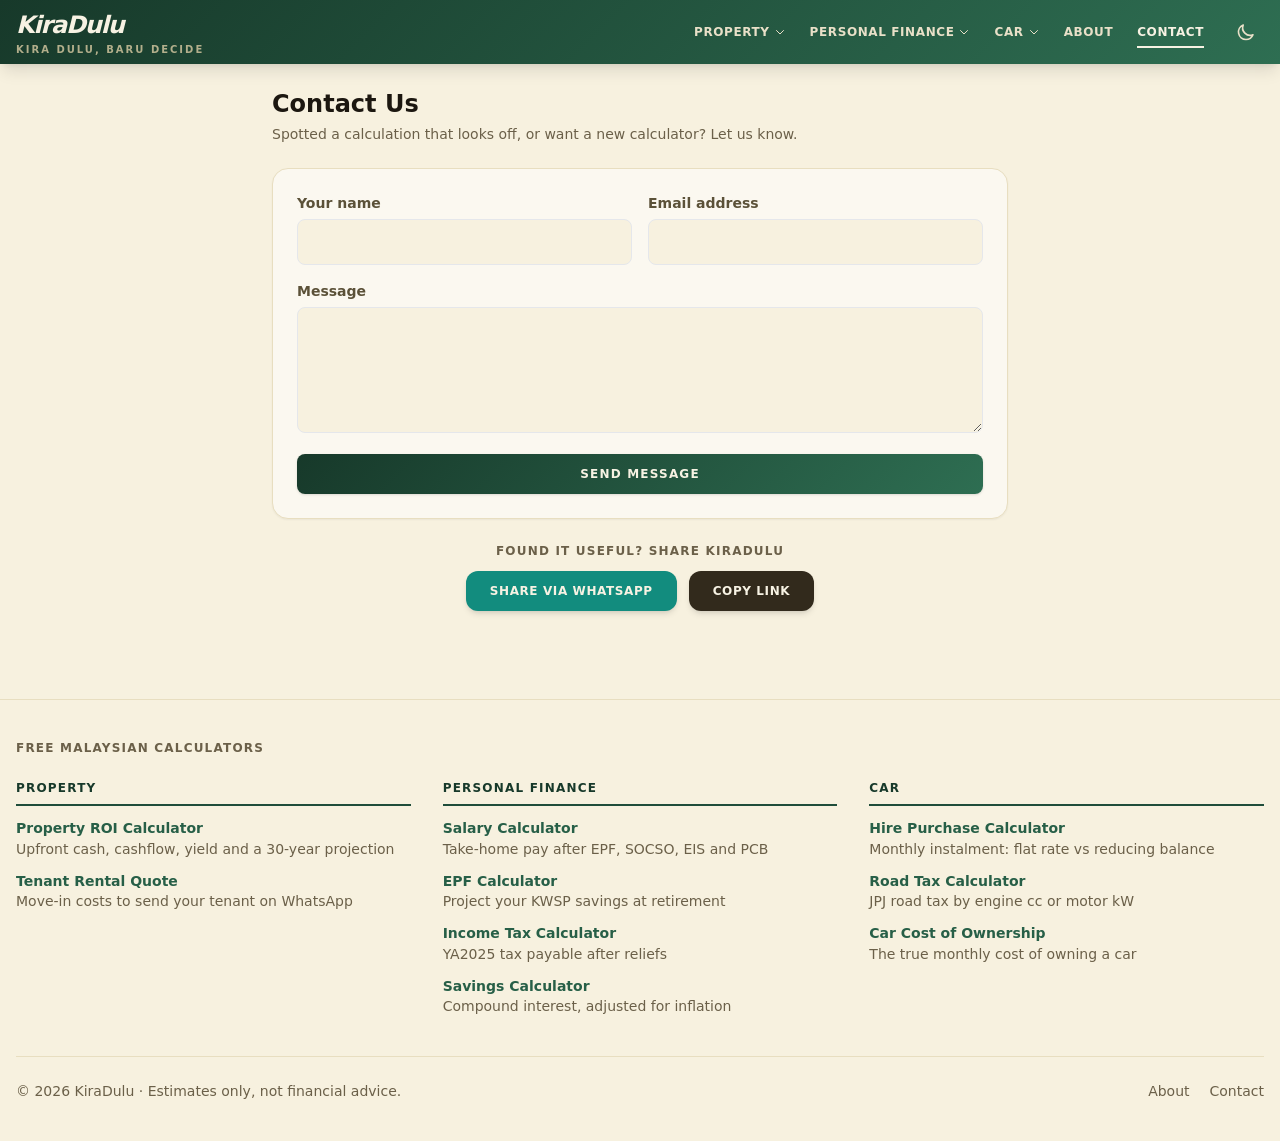
<file: contact/index.html>
<!DOCTYPE html>
<html lang="en">

<head>
    <meta charset="UTF-8">
    <meta name="viewport" content="width=device-width, initial-scale=1.0">
    <meta name="description" content="Contact KiraDulu: report a calculation that looks off or suggest a new Malaysian finance calculator.">
    <meta name="author" content="KiraDulu">
    <link rel="canonical" href="https://kiradulu.app/contact/">

    <meta property="og:type" content="website">
    <meta property="og:site_name" content="KiraDulu">
    <meta property="og:title" content="Contact KiraDulu | Feedback & Feature Requests">
    <meta property="og:description" content="Contact KiraDulu: report a calculation that looks off or suggest a new Malaysian finance calculator.">
    <meta property="og:url" content="https://kiradulu.app/contact/">
    <meta name="twitter:card" content="summary">
    <meta name="twitter:title" content="Contact KiraDulu | Feedback & Feature Requests">
    <meta name="twitter:description" content="Contact KiraDulu: report a calculation that looks off or suggest a new Malaysian finance calculator.">

    <title>Contact KiraDulu | Feedback & Feature Requests</title>
    <link rel="icon" type="image/png" href="../favicon.png">
    <link rel="apple-touch-icon" href="../favicon.png">

    <!-- GitHub Pages can't redirect server-side, so collapse /index.html duplicates onto the canonical URL -->
    <script>
        if (location.pathname.endsWith('/index.html')) {
            location.replace(location.pathname.slice(0, -'index.html'.length) + location.search + location.hash);
        }
    </script>
    <script>
        if (localStorage.getItem('theme') === 'dark') {
            document.documentElement.classList.add('dark');
        }
    </script>
    <link rel="stylesheet" href="../assets/tailwind.css">
    <link rel="stylesheet" href="../assets/site.css">
    <script src="../assets/site.js"></script>

    <!-- Google tag (gtag.js) -- only on the live domain, so local testing isn't counted as traffic -->
    <script>
        window.dataLayer = window.dataLayer || [];
        function gtag() { dataLayer.push(arguments); }
        if (location.hostname === 'kiradulu.app') {
            const gaScript = document.createElement('script');
            gaScript.async = true;
            gaScript.src = 'https://www.googletagmanager.com/gtag/js?id=G-EDTKDBVZQB';
            document.head.appendChild(gaScript);
            gtag('js', new Date());
            gtag('config', 'G-EDTKDBVZQB');
        }
    </script>
</head>

<body class="bg-slate-50 dark:bg-slate-900 font-sans text-slate-900 dark:text-slate-100 transition-colors duration-300">

    <!-- site-header: identical on every page (current page highlighted) -- update all pages together -->
    <header class="kd-header text-white shadow-lg mb-6">
        <div class="max-w-7xl mx-auto px-4 h-16 flex items-center justify-between gap-6">
            <a href="../" class="leading-none shrink-0" aria-label="KiraDulu home">
                <span class="block text-2xl font-black tracking-tighter italic">KiraDulu</span>
                <span class="block text-[10px] uppercase tracking-[0.2em] font-bold text-blue-200 mt-1 opacity-80">Kira Dulu, Baru Decide</span>
            </a>
            <nav class="hidden md:flex items-center gap-6 ml-auto" aria-label="Calculators">
                <div class="kd-dd relative">
                    <button type="button" data-kd-dd aria-expanded="false"
                        class="flex items-center gap-1 py-2 text-xs font-bold uppercase tracking-wider text-blue-100 hover:text-white transition">
                        Property <svg class="w-3 h-3" fill="none" stroke="currentColor" viewBox="0 0 24 24" aria-hidden="true"><path stroke-linecap="round" stroke-linejoin="round" stroke-width="2" d="M19 9l-7 7-7-7" /></svg>
                    </button>
                    <div class="kd-dd-panel absolute left-0 top-full pt-2 z-50">
                        <div class="bg-white dark:bg-slate-800 rounded-lg shadow-xl border border-slate-200 dark:border-slate-700 w-60 py-2 text-left">
                            <a href="../property-roi-calculator/#simple" class="block px-4 py-2 text-sm text-slate-700 dark:text-slate-200 hover:bg-slate-50 dark:hover:bg-slate-700">Property ROI Calculator</a>
                            <a href="../property-roi-calculator/#projection" class="block px-4 py-2 text-sm text-slate-700 dark:text-slate-200 hover:bg-slate-50 dark:hover:bg-slate-700">30-Year Projection</a>
                            <a href="../property-roi-calculator/#compare" class="block px-4 py-2 text-sm text-slate-700 dark:text-slate-200 hover:bg-slate-50 dark:hover:bg-slate-700">Compare Properties</a>
                            <a href="../tenant-rental-quote-calculator/" class="block px-4 py-2 text-sm text-slate-700 dark:text-slate-200 hover:bg-slate-50 dark:hover:bg-slate-700">Tenant Rental Quote</a>
                        </div>
                    </div>
                </div>
                <div class="kd-dd relative">
                    <button type="button" data-kd-dd aria-expanded="false"
                        class="flex items-center gap-1 py-2 text-xs font-bold uppercase tracking-wider text-blue-100 hover:text-white transition">
                        Personal Finance <svg class="w-3 h-3" fill="none" stroke="currentColor" viewBox="0 0 24 24" aria-hidden="true"><path stroke-linecap="round" stroke-linejoin="round" stroke-width="2" d="M19 9l-7 7-7-7" /></svg>
                    </button>
                    <div class="kd-dd-panel absolute left-0 top-full pt-2 z-50">
                        <div class="bg-white dark:bg-slate-800 rounded-lg shadow-xl border border-slate-200 dark:border-slate-700 w-60 py-2 text-left">
                            <a href="../" class="block px-4 py-2 text-sm text-slate-700 dark:text-slate-200 hover:bg-slate-50 dark:hover:bg-slate-700">Salary Calculator</a>
                            <a href="../epf-calculator/" class="block px-4 py-2 text-sm text-slate-700 dark:text-slate-200 hover:bg-slate-50 dark:hover:bg-slate-700">EPF Calculator</a>
                            <a href="../income-tax-calculator/" class="block px-4 py-2 text-sm text-slate-700 dark:text-slate-200 hover:bg-slate-50 dark:hover:bg-slate-700">Income Tax Calculator</a>
                            <a href="../savings-calculator/" class="block px-4 py-2 text-sm text-slate-700 dark:text-slate-200 hover:bg-slate-50 dark:hover:bg-slate-700">Savings Calculator</a>
                        </div>
                    </div>
                </div>
                <div class="kd-dd relative">
                    <button type="button" data-kd-dd aria-expanded="false"
                        class="flex items-center gap-1 py-2 text-xs font-bold uppercase tracking-wider text-blue-100 hover:text-white transition">
                        Car <svg class="w-3 h-3" fill="none" stroke="currentColor" viewBox="0 0 24 24" aria-hidden="true"><path stroke-linecap="round" stroke-linejoin="round" stroke-width="2" d="M19 9l-7 7-7-7" /></svg>
                    </button>
                    <div class="kd-dd-panel absolute left-0 top-full pt-2 z-50">
                        <div class="bg-white dark:bg-slate-800 rounded-lg shadow-xl border border-slate-200 dark:border-slate-700 w-60 py-2 text-left">
                            <a href="../hire-purchase-calculator/" class="block px-4 py-2 text-sm text-slate-700 dark:text-slate-200 hover:bg-slate-50 dark:hover:bg-slate-700">Hire Purchase Calculator</a>
                            <a href="../road-tax-calculator/" class="block px-4 py-2 text-sm text-slate-700 dark:text-slate-200 hover:bg-slate-50 dark:hover:bg-slate-700">Road Tax Calculator</a>
                            <a href="../car-tco-calculator/" class="block px-4 py-2 text-sm text-slate-700 dark:text-slate-200 hover:bg-slate-50 dark:hover:bg-slate-700">Car Cost of Ownership</a>
                        </div>
                    </div>
                </div>
                <a href="../about/" class="py-2 text-xs font-bold uppercase tracking-wider text-blue-100 hover:text-white transition">About</a>
                <a href="../contact/" class="py-2 text-xs font-bold uppercase tracking-wider text-white kd-nav-active transition" aria-current="page">Contact</a>
            </nav>
            <div class="flex items-center gap-1">
                <button onclick="toggleDarkMode()" id="dark-toggle-btn" type="button"
                    class="text-blue-100 hover:text-white transition p-2 rounded-lg hover:bg-white/10" title="Toggle dark mode" aria-label="Toggle dark mode">
                    <svg id="icon-sun" class="w-5 h-5 hidden" fill="none" stroke="currentColor" viewBox="0 0 24 24">
                        <path stroke-linecap="round" stroke-linejoin="round" stroke-width="2"
                            d="M12 3v1m0 16v1m9-9h-1M4 12H3m15.364 6.364l-.707-.707M6.343 6.343l-.707-.707m12.728 0l-.707.707M6.343 17.657l-.707.707M16 12a4 4 0 11-8 0 4 4 0 018 0z" />
                    </svg>
                    <svg id="icon-moon" class="w-5 h-5" fill="none" stroke="currentColor" viewBox="0 0 24 24">
                        <path stroke-linecap="round" stroke-linejoin="round" stroke-width="2"
                            d="M20.354 15.354A9 9 0 018.646 3.646 9.003 9.003 0 0012 21a9.003 9.003 0 008.354-5.646z" />
                    </svg>
                </button>
                <button id="kd-menu-btn" type="button" aria-expanded="false" aria-controls="kd-mobile-menu" aria-label="Menu"
                    class="md:hidden text-blue-100 hover:text-white transition p-2 rounded-lg hover:bg-white/10">
                    <svg id="kd-menu-open" class="w-6 h-6" fill="none" stroke="currentColor" viewBox="0 0 24 24"><path stroke-linecap="round" stroke-linejoin="round" stroke-width="2" d="M4 6h16M4 12h16M4 18h16" /></svg>
                    <svg id="kd-menu-close" class="w-6 h-6 hidden" fill="none" stroke="currentColor" viewBox="0 0 24 24"><path stroke-linecap="round" stroke-linejoin="round" stroke-width="2" d="M6 18L18 6M6 6l12 12" /></svg>
                </button>
            </div>
        </div>
        <nav id="kd-mobile-menu" class="md:hidden hidden border-t border-white/10 px-4 pb-4" aria-label="Calculators">
            <p class="mt-4 mb-1 text-[11px] uppercase tracking-widest font-bold text-blue-200">Property</p>
                <a href="../property-roi-calculator/" class="block py-2 px-3 -mx-3 rounded-lg text-sm text-blue-100 hover:bg-white/10">Property ROI Calculator</a>
                <a href="../property-roi-calculator/#projection" class="block py-2 pl-7 pr-3 -mx-3 rounded-lg text-sm text-blue-100 hover:bg-white/10">30-Year Projection</a>
                <a href="../property-roi-calculator/#compare" class="block py-2 pl-7 pr-3 -mx-3 rounded-lg text-sm text-blue-100 hover:bg-white/10">Compare Properties</a>
                <a href="../tenant-rental-quote-calculator/" class="block py-2 px-3 -mx-3 rounded-lg text-sm text-blue-100 hover:bg-white/10">Tenant Rental Quote</a>
            <p class="mt-4 mb-1 text-[11px] uppercase tracking-widest font-bold text-blue-200">Personal Finance</p>
                <a href="../" class="block py-2 px-3 -mx-3 rounded-lg text-sm text-blue-100 hover:bg-white/10">Salary Calculator</a>
                <a href="../epf-calculator/" class="block py-2 px-3 -mx-3 rounded-lg text-sm text-blue-100 hover:bg-white/10">EPF Calculator</a>
                <a href="../income-tax-calculator/" class="block py-2 px-3 -mx-3 rounded-lg text-sm text-blue-100 hover:bg-white/10">Income Tax Calculator</a>
                <a href="../savings-calculator/" class="block py-2 px-3 -mx-3 rounded-lg text-sm text-blue-100 hover:bg-white/10">Savings Calculator</a>
            <p class="mt-4 mb-1 text-[11px] uppercase tracking-widest font-bold text-blue-200">Car</p>
                <a href="../hire-purchase-calculator/" class="block py-2 px-3 -mx-3 rounded-lg text-sm text-blue-100 hover:bg-white/10">Hire Purchase Calculator</a>
                <a href="../road-tax-calculator/" class="block py-2 px-3 -mx-3 rounded-lg text-sm text-blue-100 hover:bg-white/10">Road Tax Calculator</a>
                <a href="../car-tco-calculator/" class="block py-2 px-3 -mx-3 rounded-lg text-sm text-blue-100 hover:bg-white/10">Car Cost of Ownership</a>
            <div class="mt-4 pt-3 border-t border-white/10 flex gap-6">
                <a href="../about/" class="py-2 text-sm text-blue-100">About</a>
                <a href="../contact/" class="py-2 text-sm text-blue-100">Contact</a>
            </div>
        </nav>
    </header>

    <main class="max-w-3xl mx-auto px-4 pb-10 space-y-6">
        <div>
            <h1 class="kd-title text-xl md:text-2xl font-black mb-1">Contact Us</h1>
            <p class="text-sm text-slate-500 dark:text-slate-400">Spotted a calculation that looks off, or want a new calculator? Let us know.</p>
        </div>

        <section class="bg-white dark:bg-slate-800 rounded-2xl shadow-sm border border-slate-200 dark:border-slate-700 p-6 scroll-mt-4">
            <form action="https://formspree.io/f/xkonrrap" method="POST" class="space-y-4">
                <div class="grid grid-cols-1 md:grid-cols-2 gap-4">
                    <div>
                        <label for="contact-name" class="kd-label">Your name</label>
                        <input type="text" id="contact-name" name="name" required class="w-full p-3 bg-slate-50 border rounded-lg text-sm outline-none focus:border-blue-500 dark:bg-slate-900 dark:border-slate-600 dark:text-slate-100">
                    </div>
                    <div>
                        <label for="contact-email" class="kd-label">Email address</label>
                        <input type="email" id="contact-email" name="email" required class="w-full p-3 bg-slate-50 border rounded-lg text-sm outline-none focus:border-blue-500 dark:bg-slate-900 dark:border-slate-600 dark:text-slate-100">
                    </div>
                </div>
                <div>
                    <label for="contact-message" class="kd-label">Message</label>
                    <textarea id="contact-message" name="message" rows="5" required class="w-full p-3 bg-slate-50 border rounded-lg text-sm outline-none focus:border-blue-500 dark:bg-slate-900 dark:border-slate-600 dark:text-slate-100"></textarea>
                </div>
                <button type="submit"
                    class="kd-header text-white font-bold py-3 px-8 rounded-lg text-xs shadow hover:opacity-90 w-full transition uppercase tracking-widest">Send Message</button>
            </form>
        </section>

        <div class="text-center">
            <p class="text-xs font-bold text-slate-500 dark:text-slate-400 uppercase tracking-widest mb-3">Found it useful? Share KiraDulu</p>
            <div class="flex flex-col sm:flex-row gap-3 justify-center items-center">
                <button type="button" onclick="kdShareSite('whatsapp')"
                    class="flex items-center justify-center gap-2 bg-[#128C7E] text-white px-6 py-3 rounded-xl font-bold text-xs uppercase tracking-wider hover:opacity-90 transition shadow-md w-full sm:w-auto">
                    Share via WhatsApp
                </button>
                <button type="button" onclick="kdShareSite('copy')"
                    class="flex items-center justify-center gap-2 bg-slate-800 text-white px-6 py-3 rounded-xl font-bold text-xs uppercase tracking-wider hover:bg-slate-900 transition shadow-md w-full sm:w-auto">
                    Copy Link
                </button>
            </div>
            <p id="kd-site-share-msg" role="status" class="text-green-600 dark:text-green-400 text-sm mt-2 font-bold h-4"></p>
        </div>
    </main>

    <!-- site-footer: identical on every page -- update all pages together -->
    <footer class="border-t border-slate-200 dark:border-slate-700 mt-6">
        <div class="max-w-7xl mx-auto px-4 py-10">
            <p class="text-xs font-bold uppercase tracking-widest text-slate-500 dark:text-slate-400 mb-6">Free Malaysian calculators</p>
            <div class="grid grid-cols-1 sm:grid-cols-3 gap-8">
                <div>
                    <h2 class="text-xs font-black uppercase tracking-widest text-blue-900 dark:text-blue-300 pb-2 mb-3 border-b-2 border-blue-800 dark:border-blue-900">Property</h2>
                    <ul class="space-y-3">
                        <li>
                            <a href="../property-roi-calculator/" class="text-sm font-bold text-blue-700 dark:text-blue-400 hover:underline">Property ROI Calculator</a>
                            <p class="text-sm text-slate-500 dark:text-slate-400">Upfront cash, cashflow, yield and a 30-year projection</p>
                        </li>
                        <li>
                            <a href="../tenant-rental-quote-calculator/" class="text-sm font-bold text-blue-700 dark:text-blue-400 hover:underline">Tenant Rental Quote</a>
                            <p class="text-sm text-slate-500 dark:text-slate-400">Move-in costs to send your tenant on WhatsApp</p>
                        </li>
                    </ul>
                </div>
                <div>
                    <h2 class="text-xs font-black uppercase tracking-widest text-blue-900 dark:text-blue-300 pb-2 mb-3 border-b-2 border-blue-800 dark:border-blue-900">Personal Finance</h2>
                    <ul class="space-y-3">
                        <li>
                            <a href="../" class="text-sm font-bold text-blue-700 dark:text-blue-400 hover:underline">Salary Calculator</a>
                            <p class="text-sm text-slate-500 dark:text-slate-400">Take-home pay after EPF, SOCSO, EIS and PCB</p>
                        </li>
                        <li>
                            <a href="../epf-calculator/" class="text-sm font-bold text-blue-700 dark:text-blue-400 hover:underline">EPF Calculator</a>
                            <p class="text-sm text-slate-500 dark:text-slate-400">Project your KWSP savings at retirement</p>
                        </li>
                        <li>
                            <a href="../income-tax-calculator/" class="text-sm font-bold text-blue-700 dark:text-blue-400 hover:underline">Income Tax Calculator</a>
                            <p class="text-sm text-slate-500 dark:text-slate-400">YA2025 tax payable after reliefs</p>
                        </li>
                        <li>
                            <a href="../savings-calculator/" class="text-sm font-bold text-blue-700 dark:text-blue-400 hover:underline">Savings Calculator</a>
                            <p class="text-sm text-slate-500 dark:text-slate-400">Compound interest, adjusted for inflation</p>
                        </li>
                    </ul>
                </div>
                <div>
                    <h2 class="text-xs font-black uppercase tracking-widest text-blue-900 dark:text-blue-300 pb-2 mb-3 border-b-2 border-blue-800 dark:border-blue-900">Car</h2>
                    <ul class="space-y-3">
                        <li>
                            <a href="../hire-purchase-calculator/" class="text-sm font-bold text-blue-700 dark:text-blue-400 hover:underline">Hire Purchase Calculator</a>
                            <p class="text-sm text-slate-500 dark:text-slate-400">Monthly instalment: flat rate vs reducing balance</p>
                        </li>
                        <li>
                            <a href="../road-tax-calculator/" class="text-sm font-bold text-blue-700 dark:text-blue-400 hover:underline">Road Tax Calculator</a>
                            <p class="text-sm text-slate-500 dark:text-slate-400">JPJ road tax by engine cc or motor kW</p>
                        </li>
                        <li>
                            <a href="../car-tco-calculator/" class="text-sm font-bold text-blue-700 dark:text-blue-400 hover:underline">Car Cost of Ownership</a>
                            <p class="text-sm text-slate-500 dark:text-slate-400">The true monthly cost of owning a car</p>
                        </li>
                    </ul>
                </div>
            </div>
            <div class="mt-10 pt-6 border-t border-slate-200 dark:border-slate-700 flex flex-col sm:flex-row gap-3 justify-between text-sm text-slate-500 dark:text-slate-400">
                <p>&copy; 2026 KiraDulu &middot; Estimates only, not financial advice.</p>
                <p class="flex gap-5">
                    <a href="../about/" class="hover:underline">About</a>
                    <a href="../contact/" class="hover:underline">Contact</a>
                </p>
            </div>
        </div>
    </footer>

</body>

</html>
</file>
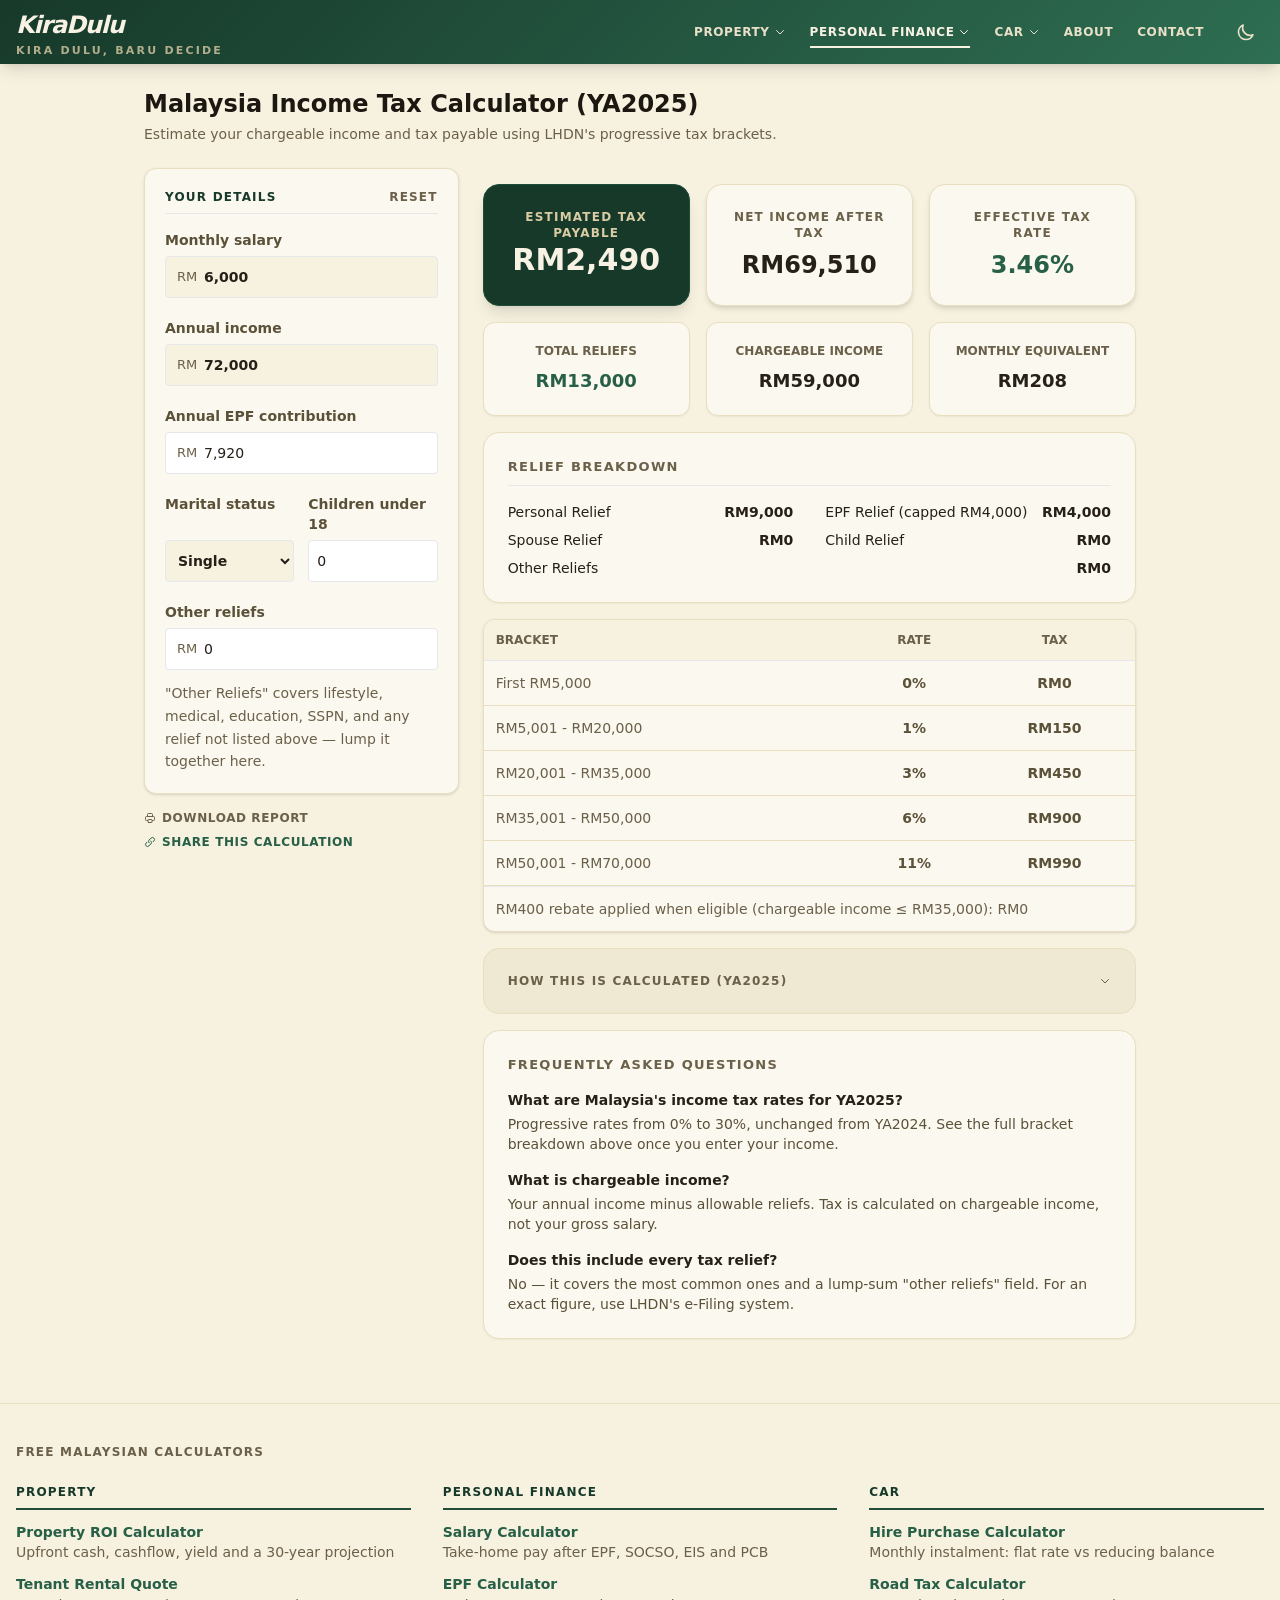
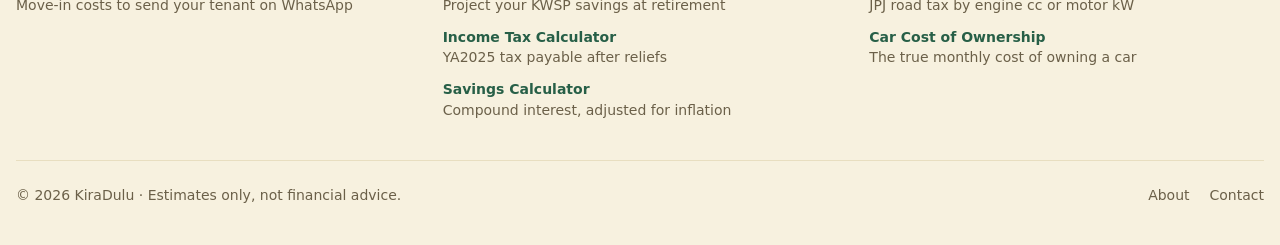
<file: income-tax-calculator/index.html>
<!DOCTYPE html>
<html lang="en">

<head>
    <meta charset="UTF-8">
    <meta name="viewport" content="width=device-width, initial-scale=1.0">
    <meta name="description"
        content="Free Malaysia income tax calculator for YA2025. Estimate your chargeable income and tax payable using LHDN's progressive tax brackets, personal, spouse, child and EPF reliefs.">
    <meta name="keywords"
        content="Income Tax Calculator Malaysia, LHDN Tax Calculator, YA2025 Tax Calculator, Malaysia Tax Brackets, Chargeable Income Calculator">
    <meta name="author" content="KiraDulu">
    <link rel="canonical" href="https://kiradulu.app/income-tax-calculator/">

    <meta property="og:type" content="website">
    <meta property="og:site_name" content="KiraDulu">
    <meta property="og:title" content="Income Tax Calculator Malaysia YA2025 | LHDN Tax Brackets &amp; Reliefs">
    <meta property="og:description" content="Free Malaysia income tax calculator for YA2025. Estimate your chargeable income and tax payable using LHDN's progressive tax brackets, personal, spouse, child and EPF reliefs.">
    <meta property="og:url" content="https://kiradulu.app/income-tax-calculator/">
    <meta name="twitter:card" content="summary">
    <meta name="twitter:title" content="Income Tax Calculator Malaysia YA2025 | LHDN Tax Brackets &amp; Reliefs">
    <meta name="twitter:description" content="Free Malaysia income tax calculator for YA2025. Estimate your chargeable income and tax payable using LHDN's progressive tax brackets, personal, spouse, child and EPF reliefs.">

    <title>Income Tax Calculator Malaysia YA2025 | LHDN Tax Brackets &amp; Reliefs</title>
    <link rel="icon" type="image/png" href="../favicon.png">
    <link rel="apple-touch-icon" href="../favicon.png">

    <!-- GitHub Pages can't redirect server-side, so collapse /index.html duplicates onto the canonical URL -->
    <script>
        if (location.pathname.endsWith('/index.html')) {
            location.replace(location.pathname.slice(0, -'index.html'.length) + location.search + location.hash);
        }
    </script>
    <script>
        if (localStorage.getItem('theme') === 'dark') {
            document.documentElement.classList.add('dark');
        }
    </script>
    <link rel="stylesheet" href="../assets/tailwind.css">
    <link rel="stylesheet" href="../assets/site.css">
    <script src="../assets/site.js"></script>
    <style>
        @media print {
            header nav, #sidebar-inputs, button {
                display: none !important;
            }
            #main-content-area { width: 100% !important; }
            #print-summary { display: block !important; }
            body { font-size: 11px; }
        }
    </style>

    <script type="application/ld+json">
    {
        "@context": "https://schema.org",
        "@type": "WebApplication",
        "name": "Malaysia Income Tax Calculator (YA2025)",
        "url": "https://kiradulu.app/income-tax-calculator/",
        "applicationCategory": "FinanceApplication",
        "operatingSystem": "Any",
        "description": "Free calculator to estimate Malaysian resident individual income tax for YA2025 using LHDN's progressive brackets and standard reliefs.",
        "offers": { "@type": "Offer", "price": "0", "priceCurrency": "MYR" }
    }
    </script>
    <script type="application/ld+json">
    {
        "@context": "https://schema.org",
        "@type": "FAQPage",
        "mainEntity": [
            {
                "@type": "Question",
                "name": "What are Malaysia's income tax rates for YA2025?",
                "acceptedAnswer": { "@type": "Answer", "text": "Resident individuals are taxed progressively from 0% to 30% depending on chargeable income, unchanged from YA2024. The first RM5,000 is tax-free, rising through brackets up to 30% for chargeable income above RM2,000,000." }
            },
            {
                "@type": "Question",
                "name": "What is chargeable income?",
                "acceptedAnswer": { "@type": "Answer", "text": "Chargeable income is your total annual income minus allowable tax reliefs, such as the automatic RM9,000 personal relief, EPF relief (up to RM4,000), spouse relief, and child relief. Tax is calculated on chargeable income, not gross income." }
            },
            {
                "@type": "Question",
                "name": "Does this calculator include all tax reliefs?",
                "acceptedAnswer": { "@type": "Answer", "text": "No. This is a simplified estimate covering personal, EPF, spouse, and child relief, plus a lump-sum field for any other reliefs. LHDN offers around 20 relief categories in total (lifestyle, medical, education, etc.) &mdash; for an exact figure, use LHDN's official e-Filing system or consult a tax agent." }
            }
        ]
    }
    </script>

    <!-- Google tag (gtag.js) -- only on the live domain, so local testing isn't counted as traffic -->
    <script>
        window.dataLayer = window.dataLayer || [];
        function gtag() { dataLayer.push(arguments); }
        if (location.hostname === 'kiradulu.app') {
            const gaScript = document.createElement('script');
            gaScript.async = true;
            gaScript.src = 'https://www.googletagmanager.com/gtag/js?id=G-EDTKDBVZQB';
            document.head.appendChild(gaScript);
            gtag('js', new Date());
            gtag('config', 'G-EDTKDBVZQB');
        }
    </script>
</head>

<body class="bg-slate-50 dark:bg-slate-900 font-sans text-slate-900 dark:text-slate-100 transition-colors duration-300">

    <!-- site-header: identical on every page (current page highlighted) -- update all pages together -->
    <header class="kd-header text-white shadow-lg mb-6">
        <div class="max-w-7xl mx-auto px-4 h-16 flex items-center justify-between gap-6">
            <a href="../" class="leading-none shrink-0" aria-label="KiraDulu home">
                <span class="block text-2xl font-black tracking-tighter italic">KiraDulu</span>
                <span class="block text-[11px] uppercase tracking-[0.2em] font-bold text-blue-200 mt-1 opacity-80">Kira Dulu, Baru Decide</span>
            </a>
            <nav class="hidden md:flex items-center gap-6 ml-auto" aria-label="Calculators">
                <div class="kd-dd relative">
                    <button type="button" data-kd-dd aria-expanded="false"
                        class="flex items-center gap-1 py-2 text-xs font-bold uppercase tracking-wider text-blue-100 hover:text-white transition">
                        Property <svg class="w-3 h-3" fill="none" stroke="currentColor" viewBox="0 0 24 24" aria-hidden="true"><path stroke-linecap="round" stroke-linejoin="round" stroke-width="2" d="M19 9l-7 7-7-7" /></svg>
                    </button>
                    <div class="kd-dd-panel absolute left-0 top-full pt-2 z-50">
                        <div class="bg-white dark:bg-slate-800 rounded-lg shadow-xl border border-slate-200 dark:border-slate-700 w-60 py-2 text-left">
                            <a href="../property-roi-calculator/#simple" class="block px-4 py-2 text-sm text-slate-700 dark:text-slate-200 hover:bg-slate-50 dark:hover:bg-slate-700">Property ROI Calculator</a>
                            <a href="../property-roi-calculator/#projection" class="block px-4 py-2 text-sm text-slate-700 dark:text-slate-200 hover:bg-slate-50 dark:hover:bg-slate-700">30-Year Projection</a>
                            <a href="../property-roi-calculator/#compare" class="block px-4 py-2 text-sm text-slate-700 dark:text-slate-200 hover:bg-slate-50 dark:hover:bg-slate-700">Compare Properties</a>
                            <a href="../tenant-rental-quote-calculator/" class="block px-4 py-2 text-sm text-slate-700 dark:text-slate-200 hover:bg-slate-50 dark:hover:bg-slate-700">Tenant Rental Quote</a>
                        </div>
                    </div>
                </div>
                <div class="kd-dd relative">
                    <button type="button" data-kd-dd aria-expanded="false"
                        class="flex items-center gap-1 py-2 text-xs font-bold uppercase tracking-wider text-white kd-nav-active transition">
                        Personal Finance <svg class="w-3 h-3" fill="none" stroke="currentColor" viewBox="0 0 24 24" aria-hidden="true"><path stroke-linecap="round" stroke-linejoin="round" stroke-width="2" d="M19 9l-7 7-7-7" /></svg>
                    </button>
                    <div class="kd-dd-panel absolute left-0 top-full pt-2 z-50">
                        <div class="bg-white dark:bg-slate-800 rounded-lg shadow-xl border border-slate-200 dark:border-slate-700 w-60 py-2 text-left">
                            <a href="../" class="block px-4 py-2 text-sm text-slate-700 dark:text-slate-200 hover:bg-slate-50 dark:hover:bg-slate-700">Salary Calculator</a>
                            <a href="../epf-calculator/" class="block px-4 py-2 text-sm text-slate-700 dark:text-slate-200 hover:bg-slate-50 dark:hover:bg-slate-700">EPF Calculator</a>
                            <a href="../income-tax-calculator/" class="block px-4 py-2 text-sm font-bold text-blue-700 dark:text-blue-400 bg-slate-50 dark:bg-slate-700" aria-current="page">Income Tax Calculator</a>
                            <a href="../savings-calculator/" class="block px-4 py-2 text-sm text-slate-700 dark:text-slate-200 hover:bg-slate-50 dark:hover:bg-slate-700">Savings Calculator</a>
                        </div>
                    </div>
                </div>
                <div class="kd-dd relative">
                    <button type="button" data-kd-dd aria-expanded="false"
                        class="flex items-center gap-1 py-2 text-xs font-bold uppercase tracking-wider text-blue-100 hover:text-white transition">
                        Car <svg class="w-3 h-3" fill="none" stroke="currentColor" viewBox="0 0 24 24" aria-hidden="true"><path stroke-linecap="round" stroke-linejoin="round" stroke-width="2" d="M19 9l-7 7-7-7" /></svg>
                    </button>
                    <div class="kd-dd-panel absolute left-0 top-full pt-2 z-50">
                        <div class="bg-white dark:bg-slate-800 rounded-lg shadow-xl border border-slate-200 dark:border-slate-700 w-60 py-2 text-left">
                            <a href="../hire-purchase-calculator/" class="block px-4 py-2 text-sm text-slate-700 dark:text-slate-200 hover:bg-slate-50 dark:hover:bg-slate-700">Hire Purchase Calculator</a>
                            <a href="../road-tax-calculator/" class="block px-4 py-2 text-sm text-slate-700 dark:text-slate-200 hover:bg-slate-50 dark:hover:bg-slate-700">Road Tax Calculator</a>
                            <a href="../car-tco-calculator/" class="block px-4 py-2 text-sm text-slate-700 dark:text-slate-200 hover:bg-slate-50 dark:hover:bg-slate-700">Car Cost of Ownership</a>
                        </div>
                    </div>
                </div>
                <a href="../about/" class="py-2 text-xs font-bold uppercase tracking-wider text-blue-100 hover:text-white transition">About</a>
                <a href="../contact/" class="py-2 text-xs font-bold uppercase tracking-wider text-blue-100 hover:text-white transition">Contact</a>
            </nav>
            <div class="flex items-center gap-1">
                <button onclick="toggleDarkMode()" id="dark-toggle-btn" type="button"
                    class="text-blue-100 hover:text-white transition p-2 rounded-lg hover:bg-white/10" title="Toggle dark mode" aria-label="Toggle dark mode">
                    <svg id="icon-sun" class="w-5 h-5 hidden" fill="none" stroke="currentColor" viewBox="0 0 24 24">
                        <path stroke-linecap="round" stroke-linejoin="round" stroke-width="2"
                            d="M12 3v1m0 16v1m9-9h-1M4 12H3m15.364 6.364l-.707-.707M6.343 6.343l-.707-.707m12.728 0l-.707.707M6.343 17.657l-.707.707M16 12a4 4 0 11-8 0 4 4 0 018 0z" />
                    </svg>
                    <svg id="icon-moon" class="w-5 h-5" fill="none" stroke="currentColor" viewBox="0 0 24 24">
                        <path stroke-linecap="round" stroke-linejoin="round" stroke-width="2"
                            d="M20.354 15.354A9 9 0 018.646 3.646 9.003 9.003 0 0012 21a9.003 9.003 0 008.354-5.646z" />
                    </svg>
                </button>
                <button id="kd-menu-btn" type="button" aria-expanded="false" aria-controls="kd-mobile-menu" aria-label="Menu"
                    class="md:hidden text-blue-100 hover:text-white transition p-2 rounded-lg hover:bg-white/10">
                    <svg id="kd-menu-open" class="w-6 h-6" fill="none" stroke="currentColor" viewBox="0 0 24 24"><path stroke-linecap="round" stroke-linejoin="round" stroke-width="2" d="M4 6h16M4 12h16M4 18h16" /></svg>
                    <svg id="kd-menu-close" class="w-6 h-6 hidden" fill="none" stroke="currentColor" viewBox="0 0 24 24"><path stroke-linecap="round" stroke-linejoin="round" stroke-width="2" d="M6 18L18 6M6 6l12 12" /></svg>
                </button>
            </div>
        </div>
        <nav id="kd-mobile-menu" class="md:hidden hidden border-t border-white/10 px-4 pb-4" aria-label="Calculators">
            <p class="mt-4 mb-1 text-[11px] uppercase tracking-widest font-bold text-blue-200">Property</p>
                <a href="../property-roi-calculator/" class="block py-2 px-3 -mx-3 rounded-lg text-sm text-blue-100 hover:bg-white/10">Property ROI Calculator</a>
                <a href="../property-roi-calculator/#projection" class="block py-2 pl-7 pr-3 -mx-3 rounded-lg text-sm text-blue-100 hover:bg-white/10">30-Year Projection</a>
                <a href="../property-roi-calculator/#compare" class="block py-2 pl-7 pr-3 -mx-3 rounded-lg text-sm text-blue-100 hover:bg-white/10">Compare Properties</a>
                <a href="../tenant-rental-quote-calculator/" class="block py-2 px-3 -mx-3 rounded-lg text-sm text-blue-100 hover:bg-white/10">Tenant Rental Quote</a>
            <p class="mt-4 mb-1 text-[11px] uppercase tracking-widest font-bold text-blue-200">Personal Finance</p>
                <a href="../" class="block py-2 px-3 -mx-3 rounded-lg text-sm text-blue-100 hover:bg-white/10">Salary Calculator</a>
                <a href="../epf-calculator/" class="block py-2 px-3 -mx-3 rounded-lg text-sm text-blue-100 hover:bg-white/10">EPF Calculator</a>
                <a href="../income-tax-calculator/" class="block py-2 px-3 -mx-3 rounded-lg text-sm font-bold text-white bg-white/10" aria-current="page">Income Tax Calculator</a>
                <a href="../savings-calculator/" class="block py-2 px-3 -mx-3 rounded-lg text-sm text-blue-100 hover:bg-white/10">Savings Calculator</a>
            <p class="mt-4 mb-1 text-[11px] uppercase tracking-widest font-bold text-blue-200">Car</p>
                <a href="../hire-purchase-calculator/" class="block py-2 px-3 -mx-3 rounded-lg text-sm text-blue-100 hover:bg-white/10">Hire Purchase Calculator</a>
                <a href="../road-tax-calculator/" class="block py-2 px-3 -mx-3 rounded-lg text-sm text-blue-100 hover:bg-white/10">Road Tax Calculator</a>
                <a href="../car-tco-calculator/" class="block py-2 px-3 -mx-3 rounded-lg text-sm text-blue-100 hover:bg-white/10">Car Cost of Ownership</a>
            <div class="mt-4 pt-3 border-t border-white/10 flex gap-6">
                <a href="../about/" class="py-2 text-sm text-blue-100">About</a>
                <a href="../contact/" class="py-2 text-sm text-blue-100">Contact</a>
            </div>
        </nav>
    </header>

    <main class="max-w-5xl mx-auto px-4 pb-10">
        <h1 class="kd-title text-xl md:text-2xl font-black mb-1">Malaysia Income Tax Calculator (YA2025)</h1>
        <p class="text-sm text-slate-500 dark:text-slate-400 mb-6">Estimate your chargeable income and tax payable using LHDN's progressive tax brackets.</p>
        <!-- Mobile summary bar: headline results stay in view while editing inputs (mirrored by assets/site.js) -->
        <div class="kd-sticky lg:hidden sticky top-0 z-30 -mx-4 px-4 py-2 mb-4 bg-blue-900 text-white shadow-md flex justify-around items-center gap-2" aria-hidden="true">
            <div class="text-center">
                <p class="text-xs uppercase tracking-wide text-blue-200 leading-none">Tax payable</p>
                <p data-kd-mirror="result-tax" class="text-sm font-black leading-tight whitespace-nowrap">&nbsp;</p>
            </div>
            <div class="text-center">
                <p class="text-xs uppercase tracking-wide text-blue-200 leading-none">Per month</p>
                <p data-kd-mirror="result-monthly-tax" class="text-sm font-black leading-tight whitespace-nowrap">&nbsp;</p>
            </div>
            <div class="text-center">
                <p class="text-xs uppercase tracking-wide text-blue-200 leading-none">Effective rate</p>
                <p data-kd-mirror="result-effective-rate" class="text-sm font-black leading-tight whitespace-nowrap">&nbsp;</p>
            </div>
        </div>

        <div class="grid grid-cols-1 lg:grid-cols-12 gap-6">
            <div id="sidebar-inputs" class="lg:col-span-4 space-y-4">
                <div class="bg-white dark:bg-slate-800 p-5 rounded-xl shadow border border-slate-200 dark:border-slate-700">
                    <div class="flex items-center justify-between mb-4 border-b dark:border-slate-700 pb-2">
                        <h3 class="text-blue-900 dark:text-blue-400 font-bold uppercase text-xs tracking-widest">Your Details</h3>
                        <button type="button" onclick="if(confirm('Reset all inputs to default values?')) resetToDefaults()"
                            class="text-xs font-bold uppercase tracking-widest text-slate-400 hover:text-red-600 transition">Reset</button>
                    </div>
                    <div class="space-y-3" id="input-container">
                        <div>
                            <label for="monthlySalary" class="kd-label">Monthly salary</label>
                            <div class="kd-field">
                                <span class="kd-affix kd-prefix" aria-hidden="true">RM</span>
                                <input style="padding-left: 2.00rem; padding-right: 0.75rem" type="text" inputmode="decimal" id="monthlySalary" value="8,333" class="comma-fmt w-full p-2 bg-slate-50 border rounded text-sm font-bold text-center dark:bg-slate-900 dark:border-slate-600 dark:text-slate-100">
                            </div>
                        </div>
                        <div>
                            <label for="annualIncome" class="kd-label">Annual income</label>
                            <div class="kd-field">
                                <span class="kd-affix kd-prefix" aria-hidden="true">RM</span>
                                <input style="padding-left: 2.00rem; padding-right: 0.75rem" type="text" inputmode="decimal" id="annualIncome" value="100,000" class="comma-fmt w-full p-2 bg-slate-50 border rounded text-sm font-bold text-center dark:bg-slate-900 dark:border-slate-600 dark:text-slate-100">
                            </div>
                        </div>
                        <div>
                            <label for="annualEpf" class="kd-label">Annual EPF contribution</label>
                            <div class="kd-field">
                                <span class="kd-affix kd-prefix" aria-hidden="true">RM</span>
                                <input style="padding-left: 2.00rem; padding-right: 0.75rem" type="text" inputmode="decimal" id="annualEpf" value="6,600" class="comma-fmt w-full p-2 border rounded text-sm text-center dark:bg-slate-800 dark:border-slate-600 dark:text-slate-100">
                            </div>
                        </div>
                        <div class="grid grid-cols-2 gap-2">
                            <div>
                                <label for="maritalStatus" class="kd-label">Marital status</label>
                                <select id="maritalStatus"
                                    class="w-full p-2 bg-slate-50 border rounded text-sm font-bold text-center dark:bg-slate-900 dark:border-slate-600 dark:text-slate-100">
                                    <option value="single" selected>Single</option>
                                    <option value="married">Married</option>
                                </select>
                            </div>
                            <div>
                                <label for="numChildren" class="kd-label">Children under 18</label>
                                <input type="number" id="numChildren" value="0" min="0"
                                    class="w-full p-2 border rounded text-sm text-center dark:bg-slate-800 dark:border-slate-600 dark:text-slate-100">
                            </div>
                        </div>
                        <div id="spouse-relief-wrap" class="hidden flex items-center gap-2 pt-1">
                            <input type="checkbox" id="claimSpouseRelief" class="w-4 h-4 cursor-pointer">
                            <label for="claimSpouseRelief" class="text-sm font-bold text-slate-500 dark:text-slate-400 cursor-pointer">Claiming spouse relief (RM4,000)</label>
                        </div>
                        <div>
                            <label for="otherReliefs" class="kd-label">Other reliefs</label>
                            <div class="kd-field">
                                <span class="kd-affix kd-prefix" aria-hidden="true">RM</span>
                                <input style="padding-left: 2.00rem; padding-right: 0.75rem" type="text" inputmode="decimal" id="otherReliefs" value="0" class="comma-fmt w-full p-2 border rounded text-sm text-center dark:bg-slate-800 dark:border-slate-600 dark:text-slate-100">
                            </div>
                        </div>
                    </div>
                    <p class="text-sm text-slate-400 dark:text-slate-500 mt-3 leading-relaxed">
                        "Other Reliefs" covers lifestyle, medical, education, SSPN, and any relief not listed above &mdash; lump it together here.
                    </p>
                </div>
                <div class="flex flex-col items-start gap-2">
                    <button onclick="window.print()"
                        class="flex items-center gap-1.5 text-xs font-bold uppercase tracking-wider text-slate-500 hover:text-slate-800 transition">
                        <svg class="w-3 h-3" fill="none" stroke="currentColor" viewBox="0 0 24 24">
                            <path stroke-linecap="round" stroke-linejoin="round" stroke-width="2"
                                d="M17 17h2a2 2 0 002-2v-4a2 2 0 00-2-2H5a2 2 0 00-2 2v4a2 2 0 002 2h2m2 4h6a1 1 0 001-1v-4a1 1 0 00-1-1H9a1 1 0 00-1 1v4a1 1 0 001 1zm8-12V5a2 2 0 00-2-2H9a2 2 0 00-2 2v4h10z" />
                        </svg>
                        Download Report
                    </button>
                    <button onclick="copyShareableLink()"
                        class="flex items-center gap-1.5 text-xs font-bold uppercase tracking-wider text-blue-700 dark:text-blue-400 hover:text-blue-900 transition">
                        <svg class="w-3 h-3" fill="none" stroke="currentColor" viewBox="0 0 24 24">
                            <path stroke-linecap="round" stroke-linejoin="round" stroke-width="2"
                                d="M13.828 10.172a4 4 0 010 5.656l-4 4a4 4 0 01-5.656-5.656l1.5-1.5M10.172 13.828a4 4 0 010-5.656l4-4a4 4 0 015.656 5.656l-1.5 1.5" />
                        </svg>
                        Share This Calculation
                    </button>
                    <span id="shareMsg" class="text-sm text-green-600 dark:text-green-400 font-bold"></span>
                </div>
            </div>

            <div id="main-content-area" class="lg:col-span-8 space-y-4">
                <div id="print-summary" class="hidden text-sm text-slate-600 pb-4 border-b border-slate-200">
                    <p class="font-black text-blue-900 dark:text-blue-300 text-base uppercase tracking-wide mb-1">KiraDulu — Income Tax Report</p>
                    <p id="print-summary-line"></p>
                </div>

                <div class="grid grid-cols-2 md:grid-cols-3 gap-4">
                    <div class="metric-bubble bg-blue-900 p-6 rounded-2xl shadow-lg border border-blue-800 text-center text-white col-span-2 md:col-span-1">
                        <p class="text-xs font-bold text-blue-200 uppercase tracking-widest">Estimated Tax Payable</p>
                        <p id="result-tax" class="text-3xl font-black break-words leading-tight">RM0</p>
                    </div>
                    <div class="metric-bubble bg-white dark:bg-slate-800 p-6 rounded-2xl shadow-md border border-slate-200 dark:border-slate-700 text-center">
                        <p class="text-xs font-bold text-slate-400 uppercase mb-2 tracking-widest">Net Income After Tax</p>
                        <p id="result-net-income" class="text-2xl font-black text-slate-900 dark:text-slate-100">RM0</p>
                    </div>
                    <div class="metric-bubble bg-white dark:bg-slate-800 p-6 rounded-2xl shadow-md border border-slate-200 dark:border-slate-700 text-center">
                        <p class="text-xs font-bold text-slate-400 uppercase mb-2 tracking-widest">Effective Tax Rate</p>
                        <p id="result-effective-rate" class="text-2xl font-black text-blue-700 dark:text-blue-400">0.00%</p>
                    </div>
                </div>

                <div class="grid grid-cols-2 md:grid-cols-3 gap-4">
                    <div class="bg-white dark:bg-slate-800 p-5 rounded-xl shadow-sm border border-slate-200 dark:border-slate-700 text-center">
                        <p class="text-xs font-bold text-slate-400 uppercase mb-2">Total Reliefs</p>
                        <p id="result-total-reliefs" class="text-lg font-black text-green-600 dark:text-green-400">RM0</p>
                    </div>
                    <div class="bg-white dark:bg-slate-800 p-5 rounded-xl shadow-sm border border-slate-200 dark:border-slate-700 text-center">
                        <p class="text-xs font-bold text-slate-400 uppercase mb-2">Chargeable Income</p>
                        <p id="result-chargeable" class="text-lg font-black text-slate-900 dark:text-slate-100">RM0</p>
                    </div>
                    <div class="bg-white dark:bg-slate-800 p-5 rounded-xl shadow-sm border border-slate-200 dark:border-slate-700 text-center col-span-2 md:col-span-1">
                        <p class="text-xs font-bold text-slate-400 uppercase mb-2">Monthly Equivalent</p>
                        <p id="result-monthly-tax" class="text-lg font-black text-slate-900 dark:text-slate-100">RM0</p>
                    </div>
                </div>

                <div class="bg-white dark:bg-slate-800 p-6 rounded-2xl shadow-sm border border-slate-200 dark:border-slate-700">
                    <h3 class="text-[13px] font-black text-slate-500 dark:text-slate-400 uppercase tracking-widest mb-4 border-b dark:border-slate-700 pb-2">Relief Breakdown</h3>
                    <div class="grid grid-cols-1 md:grid-cols-2 gap-x-8 gap-y-2 text-sm">
                        <div class="flex justify-between"><span>Personal Relief</span><span id="break-personal-relief" class="font-bold text-slate-900 dark:text-slate-100">RM0</span></div>
                        <div class="flex justify-between"><span>EPF Relief (capped RM4,000)</span><span id="break-epf-relief" class="font-bold text-slate-900 dark:text-slate-100">RM0</span></div>
                        <div class="flex justify-between"><span>Spouse Relief</span><span id="break-spouse-relief" class="font-bold text-slate-900 dark:text-slate-100">RM0</span></div>
                        <div class="flex justify-between"><span>Child Relief</span><span id="break-child-relief" class="font-bold text-slate-900 dark:text-slate-100">RM0</span></div>
                        <div class="flex justify-between col-span-1 md:col-span-2"><span>Other Reliefs</span><span id="break-other-relief" class="font-bold text-slate-900 dark:text-slate-100">RM0</span></div>
                    </div>
                </div>

                <div class="bg-white dark:bg-slate-800 rounded-xl shadow border border-slate-200 dark:border-slate-700 overflow-hidden">
                    <table class="w-full">
                        <thead class="bg-slate-50 dark:bg-slate-900 border-b dark:border-slate-700 text-xs font-black text-slate-400 uppercase">
                            <tr>
                                <th class="p-3 text-left">Bracket</th>
                                <th class="p-3">Rate</th>
                                <th class="p-3">Tax</th>
                            </tr>
                        </thead>
                        <tbody id="bracket-table" class="text-sm"></tbody>
                    </table>
                    <p class="text-sm text-slate-400 dark:text-slate-500 p-3 border-t dark:border-slate-700">RM400 rebate applied when eligible (chargeable income ≤ RM35,000): <span id="result-rebate">RM0</span></p>
                </div>

                <details class="kd-details bg-slate-100 dark:bg-slate-800 p-6 rounded-2xl border border-slate-200 dark:border-slate-700 text-left">
                    <summary class="flex items-center justify-between gap-2 cursor-pointer select-none">
                        <h4 class="text-xs font-black text-slate-500 dark:text-slate-400 uppercase tracking-widest">How This Is Calculated (YA2025)</h4>
                        <span class="kd-chevron text-slate-400 transition-transform"><svg class="w-3 h-3" fill="none" stroke="currentColor" viewBox="0 0 24 24" aria-hidden="true"><path stroke-linecap="round" stroke-linejoin="round" stroke-width="2" d="M19 9l-7 7-7-7" /></svg></span>
                    </summary>
                    <div class="mt-3">
                    <ul class="text-sm text-slate-600 dark:text-slate-400 space-y-2 list-disc pl-4">
                        <li><strong>Chargeable Income:</strong> Annual Income minus Personal Relief (RM9,000, automatic) minus EPF Relief (up to RM4,000) minus Spouse Relief (RM4,000, if claimed) minus Child Relief (RM2,000 per child under 18) minus Other Reliefs.</li>
                        <li><strong>Tax Brackets:</strong> LHDN's YA2025 progressive rates, 0% to 30%, applied to chargeable income (unchanged from YA2024).</li>
                        <li><strong>RM400 Rebate:</strong> Applied automatically when chargeable income is RM35,000 or below.</li>
                        <li><strong>Simplifications:</strong> Child relief above uses the basic under-18 rate only (tertiary-education and disabled-child reliefs can be higher &mdash; add the difference under "Other Reliefs"). This tool does not enumerate all ~20 LHDN relief categories individually.</li>
                        <li><strong>Disclaimer:</strong> This calculator is a guide only. For an exact figure, use LHDN's official e-Filing system or consult a licensed tax agent.</li>
                    </ul>
                    </div>
                </details>

                <div class="bg-white dark:bg-slate-800 p-6 rounded-2xl shadow-sm border border-slate-200 dark:border-slate-700">
                    <h4 class="text-[13px] font-black text-slate-500 dark:text-slate-400 uppercase tracking-widest mb-4">Frequently Asked Questions</h4>
                    <div class="space-y-4 text-sm text-slate-600 dark:text-slate-400">
                        <div>
                            <p class="font-bold text-slate-800 dark:text-slate-200 mb-1">What are Malaysia's income tax rates for YA2025?</p>
                            <p>Progressive rates from 0% to 30%, unchanged from YA2024. See the full bracket breakdown above once you enter your income.</p>
                        </div>
                        <div>
                            <p class="font-bold text-slate-800 dark:text-slate-200 mb-1">What is chargeable income?</p>
                            <p>Your annual income minus allowable reliefs. Tax is calculated on chargeable income, not your gross salary.</p>
                        </div>
                        <div>
                            <p class="font-bold text-slate-800 dark:text-slate-200 mb-1">Does this include every tax relief?</p>
                            <p>No &mdash; it covers the most common ones and a lump-sum "other reliefs" field. For an exact figure, use LHDN's e-Filing system.</p>
                        </div>
                    </div>
                </div>
            </div>
        </div>
    </main>

    <!-- site-footer: identical on every page -- update all pages together -->
    <footer class="border-t border-slate-200 dark:border-slate-700 mt-6">
        <div class="max-w-7xl mx-auto px-4 py-10">
            <p class="text-xs font-bold uppercase tracking-widest text-slate-500 dark:text-slate-400 mb-6">Free Malaysian calculators</p>
            <div class="grid grid-cols-1 sm:grid-cols-3 gap-8">
                <div>
                    <h2 class="text-xs font-black uppercase tracking-widest text-blue-900 dark:text-blue-300 pb-2 mb-3 border-b-2 border-blue-800 dark:border-blue-900">Property</h2>
                    <ul class="space-y-3">
                        <li>
                            <a href="../property-roi-calculator/" class="text-sm font-bold text-blue-700 dark:text-blue-400 hover:underline">Property ROI Calculator</a>
                            <p class="text-sm text-slate-500 dark:text-slate-400">Upfront cash, cashflow, yield and a 30-year projection</p>
                        </li>
                        <li>
                            <a href="../tenant-rental-quote-calculator/" class="text-sm font-bold text-blue-700 dark:text-blue-400 hover:underline">Tenant Rental Quote</a>
                            <p class="text-sm text-slate-500 dark:text-slate-400">Move-in costs to send your tenant on WhatsApp</p>
                        </li>
                    </ul>
                </div>
                <div>
                    <h2 class="text-xs font-black uppercase tracking-widest text-blue-900 dark:text-blue-300 pb-2 mb-3 border-b-2 border-blue-800 dark:border-blue-900">Personal Finance</h2>
                    <ul class="space-y-3">
                        <li>
                            <a href="../" class="text-sm font-bold text-blue-700 dark:text-blue-400 hover:underline">Salary Calculator</a>
                            <p class="text-sm text-slate-500 dark:text-slate-400">Take-home pay after EPF, SOCSO, EIS and PCB</p>
                        </li>
                        <li>
                            <a href="../epf-calculator/" class="text-sm font-bold text-blue-700 dark:text-blue-400 hover:underline">EPF Calculator</a>
                            <p class="text-sm text-slate-500 dark:text-slate-400">Project your KWSP savings at retirement</p>
                        </li>
                        <li>
                            <a href="../income-tax-calculator/" class="text-sm font-bold text-blue-700 dark:text-blue-400 hover:underline" aria-current="page">Income Tax Calculator</a>
                            <p class="text-sm text-slate-500 dark:text-slate-400">YA2025 tax payable after reliefs</p>
                        </li>
                        <li>
                            <a href="../savings-calculator/" class="text-sm font-bold text-blue-700 dark:text-blue-400 hover:underline">Savings Calculator</a>
                            <p class="text-sm text-slate-500 dark:text-slate-400">Compound interest, adjusted for inflation</p>
                        </li>
                    </ul>
                </div>
                <div>
                    <h2 class="text-xs font-black uppercase tracking-widest text-blue-900 dark:text-blue-300 pb-2 mb-3 border-b-2 border-blue-800 dark:border-blue-900">Car</h2>
                    <ul class="space-y-3">
                        <li>
                            <a href="../hire-purchase-calculator/" class="text-sm font-bold text-blue-700 dark:text-blue-400 hover:underline">Hire Purchase Calculator</a>
                            <p class="text-sm text-slate-500 dark:text-slate-400">Monthly instalment: flat rate vs reducing balance</p>
                        </li>
                        <li>
                            <a href="../road-tax-calculator/" class="text-sm font-bold text-blue-700 dark:text-blue-400 hover:underline">Road Tax Calculator</a>
                            <p class="text-sm text-slate-500 dark:text-slate-400">JPJ road tax by engine cc or motor kW</p>
                        </li>
                        <li>
                            <a href="../car-tco-calculator/" class="text-sm font-bold text-blue-700 dark:text-blue-400 hover:underline">Car Cost of Ownership</a>
                            <p class="text-sm text-slate-500 dark:text-slate-400">The true monthly cost of owning a car</p>
                        </li>
                    </ul>
                </div>
            </div>
            <div class="mt-10 pt-6 border-t border-slate-200 dark:border-slate-700 flex flex-col sm:flex-row gap-3 justify-between text-sm text-slate-500 dark:text-slate-400">
                <p>&copy; 2026 KiraDulu &middot; Estimates only, not financial advice.</p>
                <p class="flex gap-5">
                    <a href="../about/" class="hover:underline">About</a>
                    <a href="../contact/" class="hover:underline">Contact</a>
                </p>
            </div>
        </div>
    </footer>

    <script src="income-tax-calculator.js"></script>
</body>

</html>
</file>
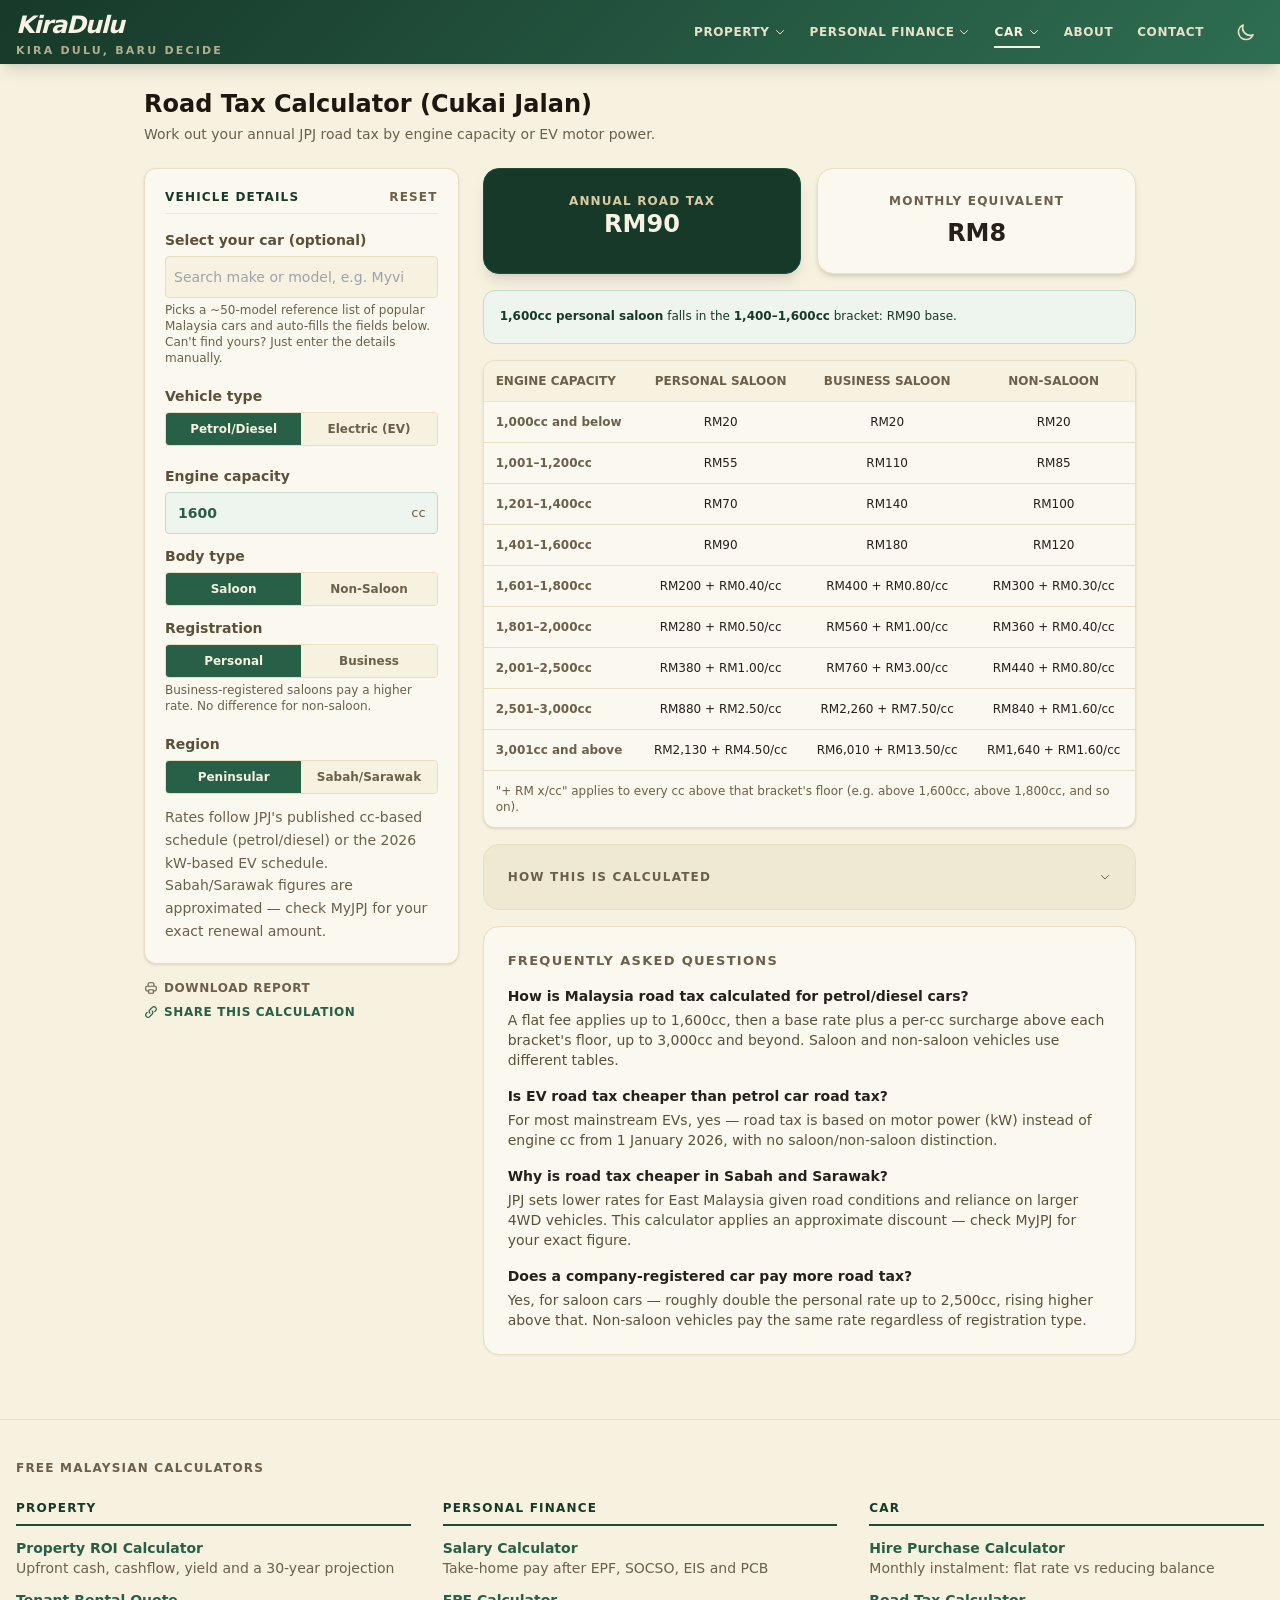
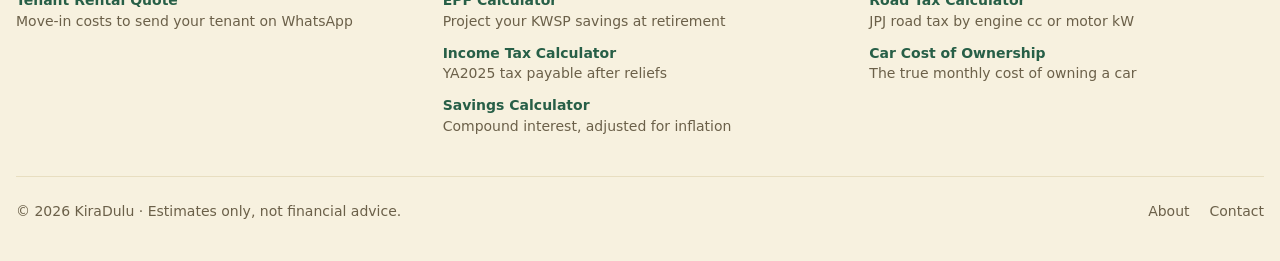
<file: road-tax-calculator/index.html>
<!DOCTYPE html>
<html lang="en">

<head>
    <meta charset="UTF-8">
    <meta name="viewport" content="width=device-width, initial-scale=1.0">
    <meta name="description"
        content="Free Malaysia road tax (cukai jalan) calculator. Works out your annual JPJ road tax by engine capacity (cc) or EV motor power (kW), for saloon and non-saloon vehicles in Peninsular Malaysia or Sabah/Sarawak.">
    <meta name="keywords"
        content="Road Tax Calculator Malaysia, Cukai Jalan Calculator, JPJ Road Tax, Road Tax Rate Malaysia, EV Road Tax Malaysia, Road Tax Sabah Sarawak">
    <meta name="author" content="KiraDulu">
    <link rel="canonical" href="https://kiradulu.app/road-tax-calculator/">

    <meta property="og:type" content="website">
    <meta property="og:site_name" content="KiraDulu">
    <meta property="og:title" content="Road Tax Calculator Malaysia | JPJ Cukai Jalan Rates (2026)">
    <meta property="og:description" content="Free Malaysia road tax (cukai jalan) calculator. Works out your annual JPJ road tax by engine capacity (cc) or EV motor power (kW), for saloon and non-saloon vehicles in Peninsular Malaysia or Sabah/Sarawak.">
    <meta property="og:url" content="https://kiradulu.app/road-tax-calculator/">
    <meta name="twitter:card" content="summary">
    <meta name="twitter:title" content="Road Tax Calculator Malaysia | JPJ Cukai Jalan Rates (2026)">
    <meta name="twitter:description" content="Free Malaysia road tax (cukai jalan) calculator. Works out your annual JPJ road tax by engine capacity (cc) or EV motor power (kW), for saloon and non-saloon vehicles in Peninsular Malaysia or Sabah/Sarawak.">

    <title>Road Tax Calculator Malaysia | JPJ Cukai Jalan Rates (2026)</title>
    <link rel="icon" type="image/png" href="../favicon.png">
    <link rel="apple-touch-icon" href="../favicon.png">

    <!-- GitHub Pages can't redirect server-side, so collapse /index.html duplicates onto the canonical URL -->
    <script>
        if (location.pathname.endsWith('/index.html')) {
            location.replace(location.pathname.slice(0, -'index.html'.length) + location.search + location.hash);
        }
    </script>
    <script>
        if (localStorage.getItem('theme') === 'dark') {
            document.documentElement.classList.add('dark');
        }
    </script>
    <link rel="stylesheet" href="../assets/tailwind.css">
    <link rel="stylesheet" href="../assets/site.css">
    <script src="../assets/site.js"></script>

    <script type="application/ld+json">
    {
        "@context": "https://schema.org",
        "@type": "WebApplication",
        "name": "Malaysia Road Tax (Cukai Jalan) Calculator",
        "url": "https://kiradulu.app/road-tax-calculator/",
        "applicationCategory": "FinanceApplication",
        "operatingSystem": "Any",
        "description": "Free calculator for Malaysia's JPJ road tax (cukai jalan) by engine capacity (cc) or EV motor power (kW), covering saloon and non-saloon vehicles in Peninsular Malaysia or Sabah/Sarawak.",
        "offers": { "@type": "Offer", "price": "0", "priceCurrency": "MYR" }
    }
    </script>
    <script type="application/ld+json">
    {
        "@context": "https://schema.org",
        "@type": "FAQPage",
        "mainEntity": [
            {
                "@type": "Question",
                "name": "How is Malaysia road tax calculated for petrol/diesel cars?",
                "acceptedAnswer": { "@type": "Answer", "text": "JPJ charges a flat fee for engines up to 1,600cc, then a base rate plus a per-cc surcharge for every cc above each bracket's floor, up to 3,000cc and above. Saloon (sedan/hatchback) and non-saloon (SUV/MPV) vehicles use different rate tables." }
            },
            {
                "@type": "Question",
                "name": "Is EV road tax cheaper than petrol car road tax?",
                "acceptedAnswer": { "@type": "Answer", "text": "For most mainstream EVs, yes. From 1 January 2026, EV road tax is based on the electric motor's power output in kW rather than engine cc, using a base-plus-incremental structure across power bands, and there is no saloon/non-saloon distinction for EVs." }
            },
            {
                "@type": "Question",
                "name": "Why is road tax cheaper in Sabah and Sarawak?",
                "acceptedAnswer": { "@type": "Answer", "text": "JPJ sets lower road tax rates for East Malaysia to reflect the region's road conditions and higher reliance on larger, four-wheel-drive vehicles. This calculator applies an approximate discount to the Peninsular Malaysia formula &mdash; check MyJPJ for your exact East Malaysia figure." }
            },
            {
                "@type": "Question",
                "name": "Does a company-registered car pay more road tax?",
                "acceptedAnswer": { "@type": "Answer", "text": "Yes, for saloon cars. Company-registered saloons pay roughly double the personal-registration rate up to 2,500cc, and an even higher multiple above that. Non-saloon vehicles (SUV/MPV/pickup) pay the same rate regardless of registration type." }
            }
        ]
    }
    </script>

    <!-- Google tag (gtag.js) -- only on the live domain, so local testing isn't counted as traffic -->
    <script>
        window.dataLayer = window.dataLayer || [];
        function gtag() { dataLayer.push(arguments); }
        if (location.hostname === 'kiradulu.app') {
            const gaScript = document.createElement('script');
            gaScript.async = true;
            gaScript.src = 'https://www.googletagmanager.com/gtag/js?id=G-EDTKDBVZQB';
            document.head.appendChild(gaScript);
            gtag('js', new Date());
            gtag('config', 'G-EDTKDBVZQB');
        }
    </script>
</head>

<body data-kd-share="kiradulu_road_tax_inputs" class="bg-slate-50 dark:bg-slate-900 font-sans text-slate-900 dark:text-slate-100 transition-colors duration-300">

    <!-- site-header: identical on every page (current page highlighted) -- update all pages together -->
    <header class="kd-header text-white shadow-lg mb-6">
        <div class="max-w-7xl mx-auto px-4 h-16 flex items-center justify-between gap-6">
            <a href="../" class="leading-none shrink-0" aria-label="KiraDulu home">
                <span class="block text-2xl font-black tracking-tighter italic">KiraDulu</span>
                <span class="block text-[11px] uppercase tracking-[0.2em] font-bold text-blue-200 mt-1 opacity-80">Kira Dulu, Baru Decide</span>
            </a>
            <nav class="hidden md:flex items-center gap-6 ml-auto" aria-label="Calculators">
                <div class="kd-dd relative">
                    <button type="button" data-kd-dd aria-expanded="false"
                        class="flex items-center gap-1 py-2 text-xs font-bold uppercase tracking-wider text-blue-100 hover:text-white transition">
                        Property <svg class="w-3 h-3" fill="none" stroke="currentColor" viewBox="0 0 24 24" aria-hidden="true"><path stroke-linecap="round" stroke-linejoin="round" stroke-width="2" d="M19 9l-7 7-7-7" /></svg>
                    </button>
                    <div class="kd-dd-panel absolute left-0 top-full pt-2 z-50">
                        <div class="bg-white dark:bg-slate-800 rounded-lg shadow-xl border border-slate-200 dark:border-slate-700 w-60 py-2 text-left">
                            <a href="../property-roi-calculator/#simple" class="block px-4 py-2 text-sm text-slate-700 dark:text-slate-200 hover:bg-slate-50 dark:hover:bg-slate-700">Property ROI Calculator</a>
                            <a href="../property-roi-calculator/#projection" class="block px-4 py-2 text-sm text-slate-700 dark:text-slate-200 hover:bg-slate-50 dark:hover:bg-slate-700">30-Year Projection</a>
                            <a href="../property-roi-calculator/#compare" class="block px-4 py-2 text-sm text-slate-700 dark:text-slate-200 hover:bg-slate-50 dark:hover:bg-slate-700">Compare Properties</a>
                            <a href="../tenant-rental-quote-calculator/" class="block px-4 py-2 text-sm text-slate-700 dark:text-slate-200 hover:bg-slate-50 dark:hover:bg-slate-700">Tenant Rental Quote</a>
                        </div>
                    </div>
                </div>
                <div class="kd-dd relative">
                    <button type="button" data-kd-dd aria-expanded="false"
                        class="flex items-center gap-1 py-2 text-xs font-bold uppercase tracking-wider text-blue-100 hover:text-white transition">
                        Personal Finance <svg class="w-3 h-3" fill="none" stroke="currentColor" viewBox="0 0 24 24" aria-hidden="true"><path stroke-linecap="round" stroke-linejoin="round" stroke-width="2" d="M19 9l-7 7-7-7" /></svg>
                    </button>
                    <div class="kd-dd-panel absolute left-0 top-full pt-2 z-50">
                        <div class="bg-white dark:bg-slate-800 rounded-lg shadow-xl border border-slate-200 dark:border-slate-700 w-60 py-2 text-left">
                            <a href="../" class="block px-4 py-2 text-sm text-slate-700 dark:text-slate-200 hover:bg-slate-50 dark:hover:bg-slate-700">Salary Calculator</a>
                            <a href="../epf-calculator/" class="block px-4 py-2 text-sm text-slate-700 dark:text-slate-200 hover:bg-slate-50 dark:hover:bg-slate-700">EPF Calculator</a>
                            <a href="../income-tax-calculator/" class="block px-4 py-2 text-sm text-slate-700 dark:text-slate-200 hover:bg-slate-50 dark:hover:bg-slate-700">Income Tax Calculator</a>
                            <a href="../savings-calculator/" class="block px-4 py-2 text-sm text-slate-700 dark:text-slate-200 hover:bg-slate-50 dark:hover:bg-slate-700">Savings Calculator</a>
                        </div>
                    </div>
                </div>
                <div class="kd-dd relative">
                    <button type="button" data-kd-dd aria-expanded="false"
                        class="flex items-center gap-1 py-2 text-xs font-bold uppercase tracking-wider text-white kd-nav-active transition">
                        Car <svg class="w-3 h-3" fill="none" stroke="currentColor" viewBox="0 0 24 24" aria-hidden="true"><path stroke-linecap="round" stroke-linejoin="round" stroke-width="2" d="M19 9l-7 7-7-7" /></svg>
                    </button>
                    <div class="kd-dd-panel absolute left-0 top-full pt-2 z-50">
                        <div class="bg-white dark:bg-slate-800 rounded-lg shadow-xl border border-slate-200 dark:border-slate-700 w-60 py-2 text-left">
                            <a href="../hire-purchase-calculator/" class="block px-4 py-2 text-sm text-slate-700 dark:text-slate-200 hover:bg-slate-50 dark:hover:bg-slate-700">Hire Purchase Calculator</a>
                            <a href="../road-tax-calculator/" class="block px-4 py-2 text-sm font-bold text-blue-700 dark:text-blue-400 bg-slate-50 dark:bg-slate-700" aria-current="page">Road Tax Calculator</a>
                            <a href="../car-tco-calculator/" class="block px-4 py-2 text-sm text-slate-700 dark:text-slate-200 hover:bg-slate-50 dark:hover:bg-slate-700">Car Cost of Ownership</a>
                        </div>
                    </div>
                </div>
                <a href="../about/" class="py-2 text-xs font-bold uppercase tracking-wider text-blue-100 hover:text-white transition">About</a>
                <a href="../contact/" class="py-2 text-xs font-bold uppercase tracking-wider text-blue-100 hover:text-white transition">Contact</a>
            </nav>
            <div class="flex items-center gap-1">
                <button onclick="toggleDarkMode()" id="dark-toggle-btn" type="button"
                    class="text-blue-100 hover:text-white transition p-2 rounded-lg hover:bg-white/10" title="Toggle dark mode" aria-label="Toggle dark mode">
                    <svg id="icon-sun" class="w-5 h-5 hidden" fill="none" stroke="currentColor" viewBox="0 0 24 24">
                        <path stroke-linecap="round" stroke-linejoin="round" stroke-width="2"
                            d="M12 3v1m0 16v1m9-9h-1M4 12H3m15.364 6.364l-.707-.707M6.343 6.343l-.707-.707m12.728 0l-.707.707M6.343 17.657l-.707.707M16 12a4 4 0 11-8 0 4 4 0 018 0z" />
                    </svg>
                    <svg id="icon-moon" class="w-5 h-5" fill="none" stroke="currentColor" viewBox="0 0 24 24">
                        <path stroke-linecap="round" stroke-linejoin="round" stroke-width="2"
                            d="M20.354 15.354A9 9 0 018.646 3.646 9.003 9.003 0 0012 21a9.003 9.003 0 008.354-5.646z" />
                    </svg>
                </button>
                <button id="kd-menu-btn" type="button" aria-expanded="false" aria-controls="kd-mobile-menu" aria-label="Menu"
                    class="md:hidden text-blue-100 hover:text-white transition p-2 rounded-lg hover:bg-white/10">
                    <svg id="kd-menu-open" class="w-6 h-6" fill="none" stroke="currentColor" viewBox="0 0 24 24"><path stroke-linecap="round" stroke-linejoin="round" stroke-width="2" d="M4 6h16M4 12h16M4 18h16" /></svg>
                    <svg id="kd-menu-close" class="w-6 h-6 hidden" fill="none" stroke="currentColor" viewBox="0 0 24 24"><path stroke-linecap="round" stroke-linejoin="round" stroke-width="2" d="M6 18L18 6M6 6l12 12" /></svg>
                </button>
            </div>
        </div>
        <nav id="kd-mobile-menu" class="md:hidden hidden border-t border-white/10 px-4 pb-4" aria-label="Calculators">
            <p class="mt-4 mb-1 text-[11px] uppercase tracking-widest font-bold text-blue-200">Property</p>
                <a href="../property-roi-calculator/" class="block py-2 px-3 -mx-3 rounded-lg text-sm text-blue-100 hover:bg-white/10">Property ROI Calculator</a>
                <a href="../property-roi-calculator/#projection" class="block py-2 pl-7 pr-3 -mx-3 rounded-lg text-sm text-blue-100 hover:bg-white/10">30-Year Projection</a>
                <a href="../property-roi-calculator/#compare" class="block py-2 pl-7 pr-3 -mx-3 rounded-lg text-sm text-blue-100 hover:bg-white/10">Compare Properties</a>
                <a href="../tenant-rental-quote-calculator/" class="block py-2 px-3 -mx-3 rounded-lg text-sm text-blue-100 hover:bg-white/10">Tenant Rental Quote</a>
            <p class="mt-4 mb-1 text-[11px] uppercase tracking-widest font-bold text-blue-200">Personal Finance</p>
                <a href="../" class="block py-2 px-3 -mx-3 rounded-lg text-sm text-blue-100 hover:bg-white/10">Salary Calculator</a>
                <a href="../epf-calculator/" class="block py-2 px-3 -mx-3 rounded-lg text-sm text-blue-100 hover:bg-white/10">EPF Calculator</a>
                <a href="../income-tax-calculator/" class="block py-2 px-3 -mx-3 rounded-lg text-sm text-blue-100 hover:bg-white/10">Income Tax Calculator</a>
                <a href="../savings-calculator/" class="block py-2 px-3 -mx-3 rounded-lg text-sm text-blue-100 hover:bg-white/10">Savings Calculator</a>
            <p class="mt-4 mb-1 text-[11px] uppercase tracking-widest font-bold text-blue-200">Car</p>
                <a href="../hire-purchase-calculator/" class="block py-2 px-3 -mx-3 rounded-lg text-sm text-blue-100 hover:bg-white/10">Hire Purchase Calculator</a>
                <a href="../road-tax-calculator/" class="block py-2 px-3 -mx-3 rounded-lg text-sm font-bold text-white bg-white/10" aria-current="page">Road Tax Calculator</a>
                <a href="../car-tco-calculator/" class="block py-2 px-3 -mx-3 rounded-lg text-sm text-blue-100 hover:bg-white/10">Car Cost of Ownership</a>
            <div class="mt-4 pt-3 border-t border-white/10 flex gap-6">
                <a href="../about/" class="py-2 text-sm text-blue-100">About</a>
                <a href="../contact/" class="py-2 text-sm text-blue-100">Contact</a>
            </div>
        </nav>
    </header>

    <main class="max-w-5xl mx-auto px-4 pb-10">
        <h1 class="kd-title text-xl md:text-2xl font-black mb-1">Road Tax Calculator (Cukai Jalan)</h1>
        <p class="text-sm text-slate-500 dark:text-slate-400 mb-6">Work out your annual JPJ road tax by engine capacity or EV motor power.</p>
        <!-- Mobile summary bar: headline results stay in view while editing inputs (mirrored by assets/site.js) -->
        <div class="kd-sticky lg:hidden sticky top-0 z-30 -mx-4 px-4 py-2 mb-4 bg-blue-900 text-white shadow-md flex justify-around items-center gap-2" aria-hidden="true">
            <div class="text-center">
                <p class="text-xs uppercase tracking-wide text-blue-200 leading-none">Road tax /yr</p>
                <p data-kd-mirror="result-annual" class="text-sm font-black leading-tight whitespace-nowrap">&nbsp;</p>
            </div>
            <div class="text-center">
                <p class="text-xs uppercase tracking-wide text-blue-200 leading-none">Per month</p>
                <p data-kd-mirror="result-monthly" class="text-sm font-black leading-tight whitespace-nowrap">&nbsp;</p>
            </div>
        </div>

        <div class="grid grid-cols-1 lg:grid-cols-12 gap-6">
            <div class="lg:col-span-4 space-y-4">
                <div class="bg-white dark:bg-slate-800 p-5 rounded-xl shadow border border-slate-200 dark:border-slate-700">
                    <div class="flex items-center justify-between mb-4 border-b dark:border-slate-700 pb-2">
                        <h3 class="text-blue-900 dark:text-blue-400 font-bold uppercase text-xs tracking-widest">Vehicle Details</h3>
                        <button type="button" onclick="if(confirm('Reset all inputs to default values?')) resetToDefaults()"
                            class="text-xs font-bold uppercase tracking-widest text-slate-400 hover:text-red-600 transition">Reset</button>
                    </div>
                    <div class="space-y-3" id="input-container">
                        <div class="relative">
                            <label for="carSearchInput" class="kd-label">Select your car (optional)</label>
                            <div class="relative mt-1">
                                <input type="text" id="carSearchInput" autocomplete="off" placeholder="Search make or model, e.g. Myvi"
                                    class="w-full p-2 border border-slate-200 dark:border-slate-600 bg-slate-50 dark:bg-slate-900 rounded text-sm text-slate-700 dark:text-slate-200">
                                <button type="button" id="carSearchClear" onclick="clearCarSelection()" title="Clear selection"
                                    class="hidden absolute right-2 top-1/2 -translate-y-1/2 text-slate-400 hover:text-red-600 text-sm font-bold">&times;</button>
                            </div>
                            <div id="carSearchResults" class="hidden absolute z-40 mt-1 w-full bg-white dark:bg-slate-800 border border-slate-200 dark:border-slate-700 rounded-lg shadow-xl max-h-56 overflow-y-auto text-sm"></div>
                            <p class="text-xs text-slate-400 mt-1">Picks a ~50-model reference list of popular Malaysia cars and auto-fills the fields below. Can't find yours? Just enter the details manually.</p>
                        </div>

                        <div>
                            <label class="kd-label">Vehicle type</label>
                            <div class="flex rounded overflow-hidden border border-slate-200 dark:border-slate-600 text-xs font-black uppercase mt-1">
                                <button type="button" id="fuel-mode-petrol" onclick="setFuelMode('petrol')" class="flex-1 py-2 transition">Petrol/Diesel</button>
                                <button type="button" id="fuel-mode-ev" onclick="setFuelMode('ev')" class="flex-1 py-2 transition">Electric (EV)</button>
                            </div>
                        </div>

                        <div id="petrol-fields">
                            <div>
                                <label for="engineCc" class="kd-label">Engine capacity</label>
                                <div class="kd-field">
                                    <input style="padding-left: 0.75rem; padding-right: 2.00rem" type="number" id="engineCc" value="1600" step="10" class="w-full p-2 border border-blue-100 bg-blue-50 rounded text-sm text-blue-700 font-bold text-center dark:bg-slate-900 dark:border-blue-900 dark:text-blue-300">
                                    <span class="kd-affix kd-suffix" aria-hidden="true">cc</span>
                                </div>
                            </div>
                            <div class="mt-3">
                                <label class="kd-label">Body type</label>
                                <div class="flex rounded overflow-hidden border border-slate-200 dark:border-slate-600 text-xs font-black uppercase mt-1">
                                    <button type="button" id="body-mode-saloon" onclick="setBodyMode('saloon')" class="flex-1 py-2 transition">Saloon</button>
                                    <button type="button" id="body-mode-nonsaloon" onclick="setBodyMode('nonsaloon')" class="flex-1 py-2 transition">Non-Saloon</button>
                                </div>
                            </div>
                            <div class="mt-3">
                                <label class="kd-label">Registration</label>
                                <div class="flex rounded overflow-hidden border border-slate-200 dark:border-slate-600 text-xs font-black uppercase mt-1">
                                    <button type="button" id="reg-mode-personal" onclick="setRegistrationMode('personal')" class="flex-1 py-2 transition">Personal</button>
                                    <button type="button" id="reg-mode-business" onclick="setRegistrationMode('business')" class="flex-1 py-2 transition">Business</button>
                                </div>
                                <p class="text-xs text-slate-400 mt-1">Business-registered saloons pay a higher rate. No difference for non-saloon.</p>
                            </div>
                        </div>

                        <div id="ev-fields" class="hidden">
                            <label for="motorKw" class="kd-label">Motor power</label>
                            <div class="kd-field">
                                <input style="padding-left: 0.75rem; padding-right: 2.00rem" type="number" id="motorKw" value="150" step="5" class="w-full p-2 border border-blue-100 bg-blue-50 rounded text-sm text-blue-700 font-bold text-center dark:bg-slate-900 dark:border-blue-900 dark:text-blue-300">
                                <span class="kd-affix kd-suffix" aria-hidden="true">kW</span>
                            </div>
                            <p class="text-xs text-slate-400 mt-1">Use combined output for dual-motor / AWD EVs.</p>
                        </div>

                        <div>
                            <label class="kd-label">Region</label>
                            <div class="flex rounded overflow-hidden border border-slate-200 dark:border-slate-600 text-xs font-black uppercase mt-1">
                                <button type="button" id="region-mode-peninsular" onclick="setRegionMode('peninsular')" class="flex-1 py-2 transition">Peninsular</button>
                                <button type="button" id="region-mode-east" onclick="setRegionMode('east')" class="flex-1 py-2 transition">Sabah/Sarawak</button>
                            </div>
                        </div>
                    </div>
                    <p class="text-sm text-slate-400 dark:text-slate-500 mt-3 leading-relaxed">
                        Rates follow JPJ's published cc-based schedule (petrol/diesel) or the 2026 kW-based EV schedule. Sabah/Sarawak figures are approximated &mdash; check MyJPJ for your exact renewal amount.
                    </p>
                </div>
                <div class="kd-actions flex flex-col items-start gap-2">
                    <button type="button" onclick="window.print()"
                        class="flex items-center gap-1.5 text-xs font-bold uppercase tracking-wider text-slate-500 hover:text-slate-800 transition">
                        <svg class="w-3.5 h-3.5" fill="none" stroke="currentColor" viewBox="0 0 24 24">
                            <path stroke-linecap="round" stroke-linejoin="round" stroke-width="2"
                                d="M17 17h2a2 2 0 002-2v-4a2 2 0 00-2-2H5a2 2 0 00-2 2v4a2 2 0 002 2h2m2 4h6a1 1 0 001-1v-4a1 1 0 00-1-1H9a1 1 0 00-1 1v4a1 1 0 001 1zm8-12V5a2 2 0 00-2-2H9a2 2 0 00-2 2v4h10z" />
                        </svg>
                        Download Report
                    </button>
                    <button type="button" onclick="kdShareCalculation()"
                        class="flex items-center gap-1.5 text-xs font-bold uppercase tracking-wider text-blue-700 dark:text-blue-400 hover:text-blue-900 transition">
                        <svg class="w-3.5 h-3.5" fill="none" stroke="currentColor" viewBox="0 0 24 24">
                            <path stroke-linecap="round" stroke-linejoin="round" stroke-width="2"
                                d="M13.828 10.172a4 4 0 010 5.656l-4 4a4 4 0 01-5.656-5.656l1.5-1.5M10.172 13.828a4 4 0 010-5.656l4-4a4 4 0 015.656 5.656l-1.5 1.5" />
                        </svg>
                        Share This Calculation
                    </button>
                    <span id="kd-share-msg" role="status" class="text-xs text-green-600 dark:text-green-400 font-bold"></span>
                </div>
            </div>

            <div class="lg:col-span-8 space-y-4">
                <div class="grid grid-cols-2 gap-4">
                    <div class="metric-bubble bg-blue-900 p-6 rounded-2xl shadow-lg border border-blue-800 text-center text-white">
                        <p class="text-xs font-bold text-blue-200 uppercase tracking-widest">Annual Road Tax</p>
                        <p id="result-annual" class="text-2xl font-black break-words leading-tight">RM0</p>
                    </div>
                    <div class="metric-bubble bg-white dark:bg-slate-800 p-6 rounded-2xl shadow-md border border-slate-200 dark:border-slate-700 text-center">
                        <p class="text-xs font-bold text-slate-400 uppercase mb-2 tracking-widest">Monthly Equivalent</p>
                        <p id="result-monthly" class="text-2xl font-black text-slate-900 dark:text-slate-100">RM0</p>
                    </div>
                </div>

                <div id="result-breakdown" class="bg-blue-50 dark:bg-blue-950 border border-blue-100 dark:border-blue-900 rounded-xl p-4 text-xs text-blue-800 dark:text-blue-300 leading-relaxed"></div>

                <div class="bg-white dark:bg-slate-800 rounded-xl shadow border border-slate-200 dark:border-slate-700 overflow-hidden">
                    <div class="overflow-x-auto">
                        <table class="w-full text-center min-w-[600px]">
                            <thead class="bg-slate-50 dark:bg-slate-900 border-b dark:border-slate-700 text-xs font-black text-slate-400 uppercase">
                                <tr>
                                    <th class="p-3 text-left">Engine Capacity</th>
                                    <th class="p-3">Personal Saloon</th>
                                    <th class="p-3">Business Saloon</th>
                                    <th class="p-3">Non-Saloon</th>
                                </tr>
                            </thead>
                            <tbody class="text-xs divide-y divide-slate-100 dark:divide-slate-700">
                                <tr><td class="p-3 text-left font-bold text-slate-500 dark:text-slate-400">1,000cc and below</td><td class="p-3">RM20</td><td class="p-3">RM20</td><td class="p-3">RM20</td></tr>
                                <tr><td class="p-3 text-left font-bold text-slate-500 dark:text-slate-400">1,001&ndash;1,200cc</td><td class="p-3">RM55</td><td class="p-3">RM110</td><td class="p-3">RM85</td></tr>
                                <tr><td class="p-3 text-left font-bold text-slate-500 dark:text-slate-400">1,201&ndash;1,400cc</td><td class="p-3">RM70</td><td class="p-3">RM140</td><td class="p-3">RM100</td></tr>
                                <tr><td class="p-3 text-left font-bold text-slate-500 dark:text-slate-400">1,401&ndash;1,600cc</td><td class="p-3">RM90</td><td class="p-3">RM180</td><td class="p-3">RM120</td></tr>
                                <tr><td class="p-3 text-left font-bold text-slate-500 dark:text-slate-400">1,601&ndash;1,800cc</td><td class="p-3">RM200 + RM0.40/cc</td><td class="p-3">RM400 + RM0.80/cc</td><td class="p-3">RM300 + RM0.30/cc</td></tr>
                                <tr><td class="p-3 text-left font-bold text-slate-500 dark:text-slate-400">1,801&ndash;2,000cc</td><td class="p-3">RM280 + RM0.50/cc</td><td class="p-3">RM560 + RM1.00/cc</td><td class="p-3">RM360 + RM0.40/cc</td></tr>
                                <tr><td class="p-3 text-left font-bold text-slate-500 dark:text-slate-400">2,001&ndash;2,500cc</td><td class="p-3">RM380 + RM1.00/cc</td><td class="p-3">RM760 + RM3.00/cc</td><td class="p-3">RM440 + RM0.80/cc</td></tr>
                                <tr><td class="p-3 text-left font-bold text-slate-500 dark:text-slate-400">2,501&ndash;3,000cc</td><td class="p-3">RM880 + RM2.50/cc</td><td class="p-3">RM2,260 + RM7.50/cc</td><td class="p-3">RM840 + RM1.60/cc</td></tr>
                                <tr><td class="p-3 text-left font-bold text-slate-500 dark:text-slate-400">3,001cc and above</td><td class="p-3">RM2,130 + RM4.50/cc</td><td class="p-3">RM6,010 + RM13.50/cc</td><td class="p-3">RM1,640 + RM1.60/cc</td></tr>
                            </tbody>
                        </table>
                    </div>
                    <p class="text-xs text-slate-400 p-3 border-t border-slate-100 dark:border-slate-700">"+ RM x/cc" applies to every cc above that bracket's floor (e.g. above 1,600cc, above 1,800cc, and so on).</p>
                </div>

                <details class="kd-details bg-slate-100 dark:bg-slate-800 p-6 rounded-2xl border border-slate-200 dark:border-slate-700 text-left">
                    <summary class="flex items-center justify-between gap-2 cursor-pointer select-none">
                        <h4 class="text-xs font-black text-slate-500 dark:text-slate-400 uppercase tracking-widest">How This Is Calculated</h4>
                        <span class="kd-chevron text-slate-400 transition-transform"><svg class="w-3 h-3" fill="none" stroke="currentColor" viewBox="0 0 24 24" aria-hidden="true"><path stroke-linecap="round" stroke-linejoin="round" stroke-width="2" d="M19 9l-7 7-7-7" /></svg></span>
                    </summary>
                    <div class="mt-3">
                    <ul class="text-sm text-slate-600 dark:text-slate-400 space-y-2 list-disc pl-4">
                        <li><strong>Petrol/diesel:</strong> a flat fee applies up to 1,600cc, then a base rate plus a per-cc surcharge for every cc above each bracket's floor. Saloon (sedan/hatchback/coupe) and non-saloon (SUV/MPV/pickup) use different tables &mdash; non-saloons pay slightly more at small engine sizes but noticeably less at large engine sizes.</li>
                        <li><strong>Business registration:</strong> company-registered saloon cars pay roughly double the personal-registration rate up to 2,500cc, rising to about 2.6&ndash;2.8&times; above that. Non-saloon vehicles pay the same rate regardless of registration type.</li>
                        <li><strong>Electric vehicles (EV):</strong> from 1 January 2026, JPJ taxes EVs by motor power output (kW) instead of engine cc, across power bands with no saloon/non-saloon distinction. Figures here are interpolated from the published band boundaries and are approximate &mdash; confirm your exact figure via MyJPJ.</li>
                        <li><strong>Sabah/Sarawak:</strong> East Malaysia rates are lower than Peninsular Malaysia. This calculator applies an approximate discount to the Peninsular formula; the official East Malaysia schedule may differ bracket by bracket.</li>
                        <li><strong>Disclaimer:</strong> this calculator is a planning guide only and does not replace your official JPJ / MyJPJ renewal notice.</li>
                    </ul>
                    </div>
                </details>

                <div class="bg-white dark:bg-slate-800 p-6 rounded-2xl shadow-sm border border-slate-200 dark:border-slate-700">
                    <h4 class="text-[13px] font-black text-slate-500 dark:text-slate-400 uppercase tracking-widest mb-4">Frequently Asked Questions</h4>
                    <div class="space-y-4 text-sm text-slate-600 dark:text-slate-400">
                        <div>
                            <p class="font-bold text-slate-800 dark:text-slate-200 mb-1">How is Malaysia road tax calculated for petrol/diesel cars?</p>
                            <p>A flat fee applies up to 1,600cc, then a base rate plus a per-cc surcharge above each bracket's floor, up to 3,000cc and beyond. Saloon and non-saloon vehicles use different tables.</p>
                        </div>
                        <div>
                            <p class="font-bold text-slate-800 dark:text-slate-200 mb-1">Is EV road tax cheaper than petrol car road tax?</p>
                            <p>For most mainstream EVs, yes &mdash; road tax is based on motor power (kW) instead of engine cc from 1 January 2026, with no saloon/non-saloon distinction.</p>
                        </div>
                        <div>
                            <p class="font-bold text-slate-800 dark:text-slate-200 mb-1">Why is road tax cheaper in Sabah and Sarawak?</p>
                            <p>JPJ sets lower rates for East Malaysia given road conditions and reliance on larger 4WD vehicles. This calculator applies an approximate discount &mdash; check MyJPJ for your exact figure.</p>
                        </div>
                        <div>
                            <p class="font-bold text-slate-800 dark:text-slate-200 mb-1">Does a company-registered car pay more road tax?</p>
                            <p>Yes, for saloon cars &mdash; roughly double the personal rate up to 2,500cc, rising higher above that. Non-saloon vehicles pay the same rate regardless of registration type.</p>
                        </div>
                    </div>
                </div>
            </div>
        </div>
    </main>

    <!-- site-footer: identical on every page -- update all pages together -->
    <footer class="border-t border-slate-200 dark:border-slate-700 mt-6">
        <div class="max-w-7xl mx-auto px-4 py-10">
            <p class="text-xs font-bold uppercase tracking-widest text-slate-500 dark:text-slate-400 mb-6">Free Malaysian calculators</p>
            <div class="grid grid-cols-1 sm:grid-cols-3 gap-8">
                <div>
                    <h2 class="text-xs font-black uppercase tracking-widest text-blue-900 dark:text-blue-300 pb-2 mb-3 border-b-2 border-blue-800 dark:border-blue-900">Property</h2>
                    <ul class="space-y-3">
                        <li>
                            <a href="../property-roi-calculator/" class="text-sm font-bold text-blue-700 dark:text-blue-400 hover:underline">Property ROI Calculator</a>
                            <p class="text-sm text-slate-500 dark:text-slate-400">Upfront cash, cashflow, yield and a 30-year projection</p>
                        </li>
                        <li>
                            <a href="../tenant-rental-quote-calculator/" class="text-sm font-bold text-blue-700 dark:text-blue-400 hover:underline">Tenant Rental Quote</a>
                            <p class="text-sm text-slate-500 dark:text-slate-400">Move-in costs to send your tenant on WhatsApp</p>
                        </li>
                    </ul>
                </div>
                <div>
                    <h2 class="text-xs font-black uppercase tracking-widest text-blue-900 dark:text-blue-300 pb-2 mb-3 border-b-2 border-blue-800 dark:border-blue-900">Personal Finance</h2>
                    <ul class="space-y-3">
                        <li>
                            <a href="../" class="text-sm font-bold text-blue-700 dark:text-blue-400 hover:underline">Salary Calculator</a>
                            <p class="text-sm text-slate-500 dark:text-slate-400">Take-home pay after EPF, SOCSO, EIS and PCB</p>
                        </li>
                        <li>
                            <a href="../epf-calculator/" class="text-sm font-bold text-blue-700 dark:text-blue-400 hover:underline">EPF Calculator</a>
                            <p class="text-sm text-slate-500 dark:text-slate-400">Project your KWSP savings at retirement</p>
                        </li>
                        <li>
                            <a href="../income-tax-calculator/" class="text-sm font-bold text-blue-700 dark:text-blue-400 hover:underline">Income Tax Calculator</a>
                            <p class="text-sm text-slate-500 dark:text-slate-400">YA2025 tax payable after reliefs</p>
                        </li>
                        <li>
                            <a href="../savings-calculator/" class="text-sm font-bold text-blue-700 dark:text-blue-400 hover:underline">Savings Calculator</a>
                            <p class="text-sm text-slate-500 dark:text-slate-400">Compound interest, adjusted for inflation</p>
                        </li>
                    </ul>
                </div>
                <div>
                    <h2 class="text-xs font-black uppercase tracking-widest text-blue-900 dark:text-blue-300 pb-2 mb-3 border-b-2 border-blue-800 dark:border-blue-900">Car</h2>
                    <ul class="space-y-3">
                        <li>
                            <a href="../hire-purchase-calculator/" class="text-sm font-bold text-blue-700 dark:text-blue-400 hover:underline">Hire Purchase Calculator</a>
                            <p class="text-sm text-slate-500 dark:text-slate-400">Monthly instalment: flat rate vs reducing balance</p>
                        </li>
                        <li>
                            <a href="../road-tax-calculator/" class="text-sm font-bold text-blue-700 dark:text-blue-400 hover:underline" aria-current="page">Road Tax Calculator</a>
                            <p class="text-sm text-slate-500 dark:text-slate-400">JPJ road tax by engine cc or motor kW</p>
                        </li>
                        <li>
                            <a href="../car-tco-calculator/" class="text-sm font-bold text-blue-700 dark:text-blue-400 hover:underline">Car Cost of Ownership</a>
                            <p class="text-sm text-slate-500 dark:text-slate-400">The true monthly cost of owning a car</p>
                        </li>
                    </ul>
                </div>
            </div>
            <div class="mt-10 pt-6 border-t border-slate-200 dark:border-slate-700 flex flex-col sm:flex-row gap-3 justify-between text-sm text-slate-500 dark:text-slate-400">
                <p>&copy; 2026 KiraDulu &middot; Estimates only, not financial advice.</p>
                <p class="flex gap-5">
                    <a href="../about/" class="hover:underline">About</a>
                    <a href="../contact/" class="hover:underline">Contact</a>
                </p>
            </div>
        </div>
    </footer>

    <script src="car-database.js"></script>
    <script src="road-tax-calculator.js"></script>
</body>

</html>
</file>
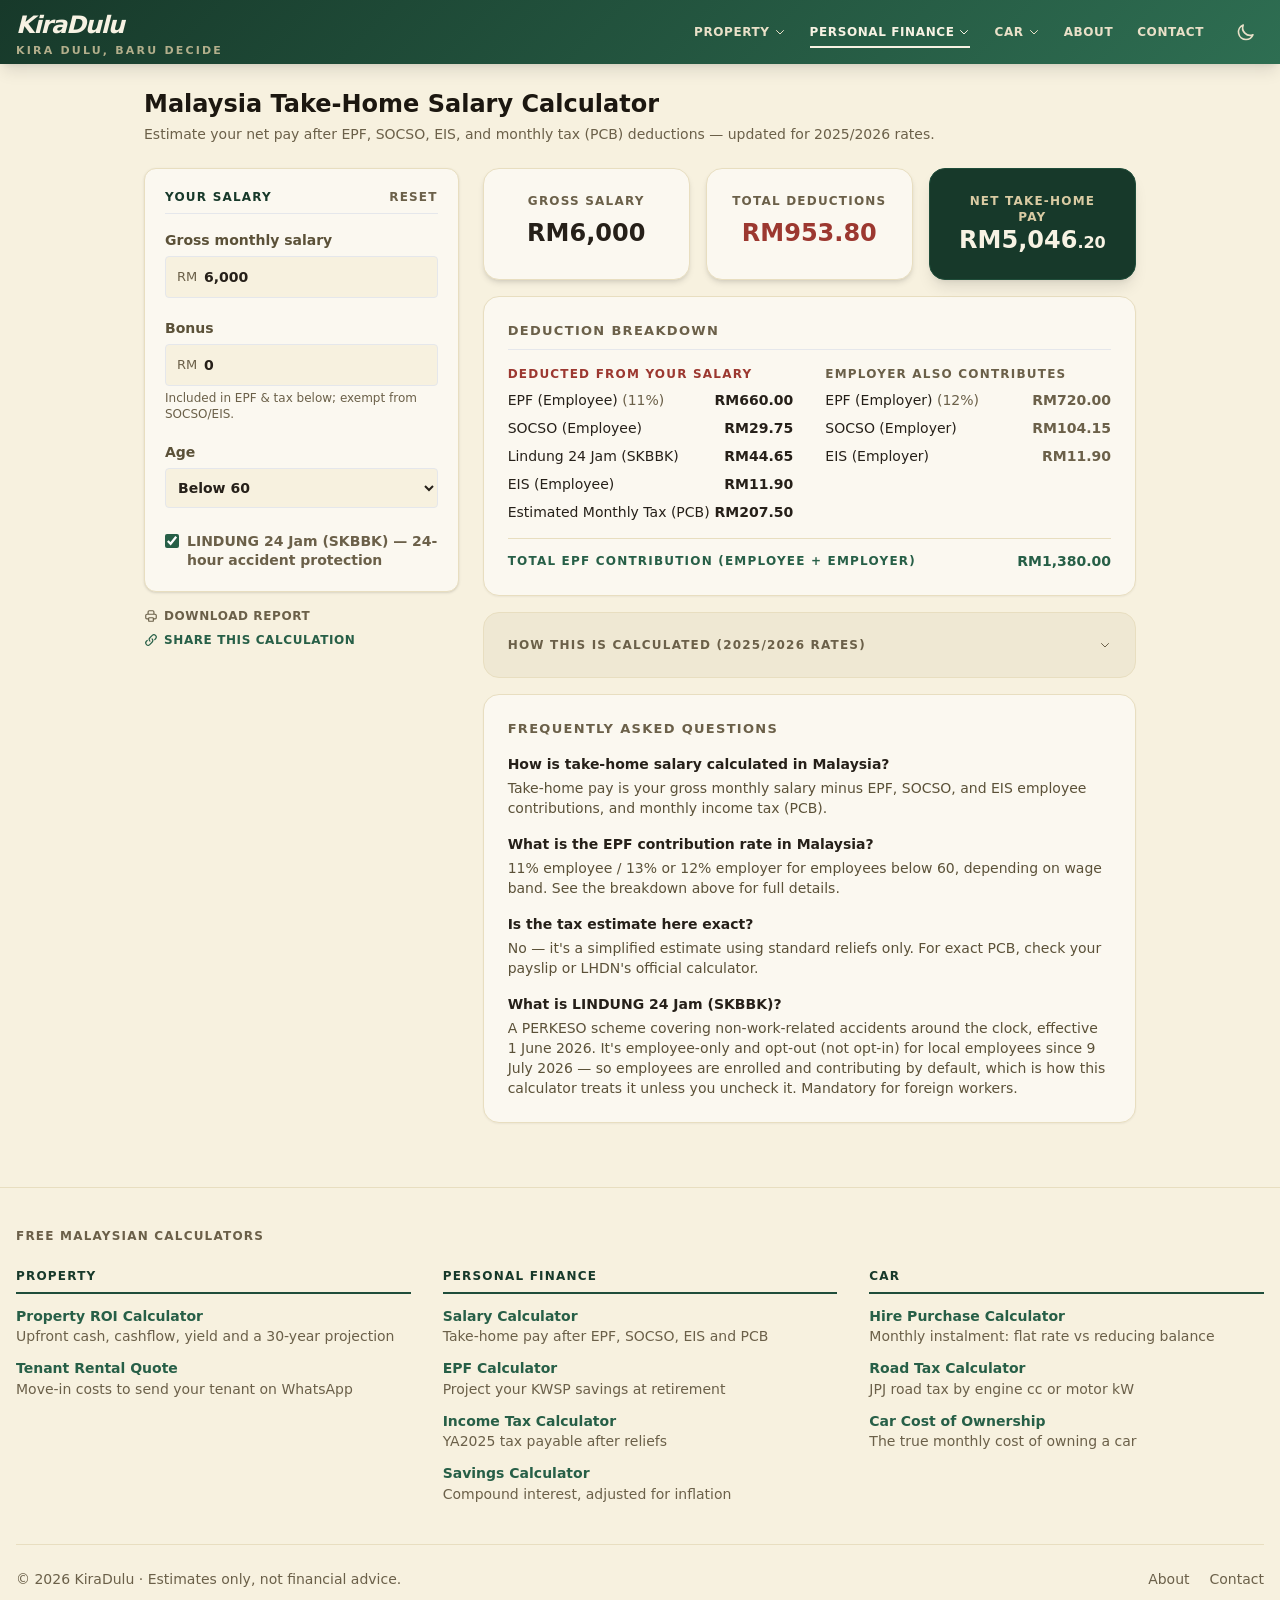
<file: salary-calculator/index.html>
<!DOCTYPE html>
<html lang="en">

<head>
    <meta charset="UTF-8">
    <meta name="viewport" content="width=device-width, initial-scale=1.0">
    <meta name="description"
        content="Free Malaysia take-home salary calculator. Instantly estimate your net pay after EPF (KWSP), SOCSO, EIS, and monthly tax (PCB) deductions for 2025/2026.">
    <meta name="keywords"
        content="Salary Calculator Malaysia, Take Home Pay Calculator, EPF SOCSO EIS Calculator, PCB Calculator Malaysia, Net Salary Malaysia">
    <meta name="author" content="KiraDulu">
    <link rel="canonical" href="https://kiradulu.app/">

    <meta property="og:type" content="website">
    <meta property="og:site_name" content="KiraDulu">
    <meta property="og:title" content="Salary Calculator Malaysia 2025/2026 | Take-Home Pay (EPF, SOCSO, EIS, Tax)">
    <meta property="og:description" content="Free Malaysia take-home salary calculator. Instantly estimate your net pay after EPF (KWSP), SOCSO, EIS, and monthly tax (PCB) deductions for 2025/2026.">
    <meta property="og:url" content="https://kiradulu.app/">
    <meta name="twitter:card" content="summary">
    <meta name="twitter:title" content="Salary Calculator Malaysia 2025/2026 | Take-Home Pay (EPF, SOCSO, EIS, Tax)">
    <meta name="twitter:description" content="Free Malaysia take-home salary calculator. Instantly estimate your net pay after EPF (KWSP), SOCSO, EIS, and monthly tax (PCB) deductions for 2025/2026.">

    <title>Salary Calculator Malaysia 2025/2026 | Take-Home Pay (EPF, SOCSO, EIS, Tax)</title>
    <link rel="icon" type="image/png" href="../favicon.png">
    <link rel="apple-touch-icon" href="../favicon.png">

    <!-- GitHub Pages can't redirect server-side, so collapse /index.html duplicates onto the canonical URL -->
    <script>
        if (location.pathname.endsWith('/index.html')) {
            location.replace(location.pathname.slice(0, -'index.html'.length) + location.search + location.hash);
        }
    </script>
    <script>
        if (localStorage.getItem('theme') === 'dark') {
            document.documentElement.classList.add('dark');
        }
    </script>
    <link rel="stylesheet" href="../assets/tailwind.css">
    <link rel="stylesheet" href="../assets/site.css">
    <script src="../assets/site.js"></script>

    <script type="application/ld+json">
    {
        "@context": "https://schema.org",
        "@type": "WebApplication",
        "name": "Malaysia Salary Calculator",
        "url": "https://kiradulu.app/",
        "applicationCategory": "FinanceApplication",
        "operatingSystem": "Any",
        "description": "Free calculator to estimate Malaysian take-home salary after EPF, SOCSO, EIS and monthly tax deductions.",
        "offers": { "@type": "Offer", "price": "0", "priceCurrency": "MYR" }
    }
    </script>
    <script type="application/ld+json">
    {
        "@context": "https://schema.org",
        "@type": "FAQPage",
        "mainEntity": [
            {
                "@type": "Question",
                "name": "How is take-home salary calculated in Malaysia?",
                "acceptedAnswer": { "@type": "Answer", "text": "Take-home pay is your gross monthly salary minus your EPF employee contribution (11% for most employees under 60), SOCSO employee contribution (0.5%, capped at a RM6,000 wage ceiling), EIS employee contribution (0.2%, same ceiling), and monthly income tax (PCB)." }
            },
            {
                "@type": "Question",
                "name": "What is the EPF contribution rate in Malaysia?",
                "acceptedAnswer": { "@type": "Answer", "text": "For employees below 60, the standard rate is 11% employee and 13% employer (wages up to RM5,000) or 12% employer (wages above RM5,000). For employees aged 60 to 75, the employee rate drops to 0% and the employer rate is 4%." }
            },
            {
                "@type": "Question",
                "name": "Is this PCB / tax estimate exact?",
                "acceptedAnswer": { "@type": "Answer", "text": "No. This tool estimates monthly tax by annualizing your salary and applying LHDN's YA2025 progressive tax brackets with standard personal and EPF relief only. Actual PCB (Potongan Cukai Bulanan) uses LHDN's official schedule, which also factors in marital status, number of children, and other reliefs. Use this as a guide, not a substitute for your payslip or LHDN's own calculator." }
            },
            {
                "@type": "Question",
                "name": "What is LINDUNG 24 Jam (SKBBK)?",
                "acceptedAnswer": { "@type": "Answer", "text": "A PERKESO scheme covering non-work-related accidents around the clock, effective 1 June 2026. It's employee-only. Local employees can opt out by filing a liability-release declaration with PERKESO, but the scheme is opt-out (not opt-in) since 9 July 2026, so this calculator includes it by default. Foreign workers remain mandatory contributors." }
            }
        ]
    }
    </script>

    <!-- Google tag (gtag.js) -- only on the live domain, so local testing isn't counted as traffic -->
    <script>
        window.dataLayer = window.dataLayer || [];
        function gtag() { dataLayer.push(arguments); }
        if (location.hostname === 'kiradulu.app') {
            const gaScript = document.createElement('script');
            gaScript.async = true;
            gaScript.src = 'https://www.googletagmanager.com/gtag/js?id=G-EDTKDBVZQB';
            document.head.appendChild(gaScript);
            gtag('js', new Date());
            gtag('config', 'G-EDTKDBVZQB');
        }
    </script>
</head>

<body data-kd-share="kiradulu_salary_inputs,kiradulu_shared_monthly_salary" class="bg-slate-50 dark:bg-slate-900 font-sans text-slate-900 dark:text-slate-100 transition-colors duration-300">

    <!-- site-header: identical on every page (current page highlighted) -- update all pages together -->
    <header class="kd-header text-white shadow-lg mb-6">
        <div class="max-w-7xl mx-auto px-4 h-16 flex items-center justify-between gap-6">
            <a href="../" class="leading-none shrink-0" aria-label="KiraDulu home">
                <span class="block text-2xl font-black tracking-tighter italic">KiraDulu</span>
                <span class="block text-[11px] uppercase tracking-[0.2em] font-bold text-blue-200 mt-1 opacity-80">Kira Dulu, Baru Decide</span>
            </a>
            <nav class="hidden md:flex items-center gap-6 ml-auto" aria-label="Calculators">
                <div class="kd-dd relative">
                    <button type="button" data-kd-dd aria-expanded="false"
                        class="flex items-center gap-1 py-2 text-xs font-bold uppercase tracking-wider text-blue-100 hover:text-white transition">
                        Property <svg class="w-3 h-3" fill="none" stroke="currentColor" viewBox="0 0 24 24" aria-hidden="true"><path stroke-linecap="round" stroke-linejoin="round" stroke-width="2" d="M19 9l-7 7-7-7" /></svg>
                    </button>
                    <div class="kd-dd-panel absolute left-0 top-full pt-2 z-50">
                        <div class="bg-white dark:bg-slate-800 rounded-lg shadow-xl border border-slate-200 dark:border-slate-700 w-60 py-2 text-left">
                            <a href="../property-roi-calculator/#simple" class="block px-4 py-2 text-sm text-slate-700 dark:text-slate-200 hover:bg-slate-50 dark:hover:bg-slate-700">Property ROI Calculator</a>
                            <a href="../property-roi-calculator/#projection" class="block px-4 py-2 text-sm text-slate-700 dark:text-slate-200 hover:bg-slate-50 dark:hover:bg-slate-700">30-Year Projection</a>
                            <a href="../property-roi-calculator/#compare" class="block px-4 py-2 text-sm text-slate-700 dark:text-slate-200 hover:bg-slate-50 dark:hover:bg-slate-700">Compare Properties</a>
                            <a href="../tenant-rental-quote-calculator/" class="block px-4 py-2 text-sm text-slate-700 dark:text-slate-200 hover:bg-slate-50 dark:hover:bg-slate-700">Tenant Rental Quote</a>
                        </div>
                    </div>
                </div>
                <div class="kd-dd relative">
                    <button type="button" data-kd-dd aria-expanded="false"
                        class="flex items-center gap-1 py-2 text-xs font-bold uppercase tracking-wider text-white kd-nav-active transition">
                        Personal Finance <svg class="w-3 h-3" fill="none" stroke="currentColor" viewBox="0 0 24 24" aria-hidden="true"><path stroke-linecap="round" stroke-linejoin="round" stroke-width="2" d="M19 9l-7 7-7-7" /></svg>
                    </button>
                    <div class="kd-dd-panel absolute left-0 top-full pt-2 z-50">
                        <div class="bg-white dark:bg-slate-800 rounded-lg shadow-xl border border-slate-200 dark:border-slate-700 w-60 py-2 text-left">
                            <a href="../" class="block px-4 py-2 text-sm font-bold text-blue-700 dark:text-blue-400 bg-slate-50 dark:bg-slate-700" aria-current="page">Salary Calculator</a>
                            <a href="../epf-calculator/" class="block px-4 py-2 text-sm text-slate-700 dark:text-slate-200 hover:bg-slate-50 dark:hover:bg-slate-700">EPF Calculator</a>
                            <a href="../income-tax-calculator/" class="block px-4 py-2 text-sm text-slate-700 dark:text-slate-200 hover:bg-slate-50 dark:hover:bg-slate-700">Income Tax Calculator</a>
                            <a href="../savings-calculator/" class="block px-4 py-2 text-sm text-slate-700 dark:text-slate-200 hover:bg-slate-50 dark:hover:bg-slate-700">Savings Calculator</a>
                        </div>
                    </div>
                </div>
                <div class="kd-dd relative">
                    <button type="button" data-kd-dd aria-expanded="false"
                        class="flex items-center gap-1 py-2 text-xs font-bold uppercase tracking-wider text-blue-100 hover:text-white transition">
                        Car <svg class="w-3 h-3" fill="none" stroke="currentColor" viewBox="0 0 24 24" aria-hidden="true"><path stroke-linecap="round" stroke-linejoin="round" stroke-width="2" d="M19 9l-7 7-7-7" /></svg>
                    </button>
                    <div class="kd-dd-panel absolute left-0 top-full pt-2 z-50">
                        <div class="bg-white dark:bg-slate-800 rounded-lg shadow-xl border border-slate-200 dark:border-slate-700 w-60 py-2 text-left">
                            <a href="../hire-purchase-calculator/" class="block px-4 py-2 text-sm text-slate-700 dark:text-slate-200 hover:bg-slate-50 dark:hover:bg-slate-700">Hire Purchase Calculator</a>
                            <a href="../road-tax-calculator/" class="block px-4 py-2 text-sm text-slate-700 dark:text-slate-200 hover:bg-slate-50 dark:hover:bg-slate-700">Road Tax Calculator</a>
                            <a href="../car-tco-calculator/" class="block px-4 py-2 text-sm text-slate-700 dark:text-slate-200 hover:bg-slate-50 dark:hover:bg-slate-700">Car Cost of Ownership</a>
                        </div>
                    </div>
                </div>
                <a href="../about/" class="py-2 text-xs font-bold uppercase tracking-wider text-blue-100 hover:text-white transition">About</a>
                <a href="../contact/" class="py-2 text-xs font-bold uppercase tracking-wider text-blue-100 hover:text-white transition">Contact</a>
            </nav>
            <div class="flex items-center gap-1">
                <button onclick="toggleDarkMode()" id="dark-toggle-btn" type="button"
                    class="text-blue-100 hover:text-white transition p-2 rounded-lg hover:bg-white/10" title="Toggle dark mode" aria-label="Toggle dark mode">
                    <svg id="icon-sun" class="w-5 h-5 hidden" fill="none" stroke="currentColor" viewBox="0 0 24 24">
                        <path stroke-linecap="round" stroke-linejoin="round" stroke-width="2"
                            d="M12 3v1m0 16v1m9-9h-1M4 12H3m15.364 6.364l-.707-.707M6.343 6.343l-.707-.707m12.728 0l-.707.707M6.343 17.657l-.707.707M16 12a4 4 0 11-8 0 4 4 0 018 0z" />
                    </svg>
                    <svg id="icon-moon" class="w-5 h-5" fill="none" stroke="currentColor" viewBox="0 0 24 24">
                        <path stroke-linecap="round" stroke-linejoin="round" stroke-width="2"
                            d="M20.354 15.354A9 9 0 018.646 3.646 9.003 9.003 0 0012 21a9.003 9.003 0 008.354-5.646z" />
                    </svg>
                </button>
                <button id="kd-menu-btn" type="button" aria-expanded="false" aria-controls="kd-mobile-menu" aria-label="Menu"
                    class="md:hidden text-blue-100 hover:text-white transition p-2 rounded-lg hover:bg-white/10">
                    <svg id="kd-menu-open" class="w-6 h-6" fill="none" stroke="currentColor" viewBox="0 0 24 24"><path stroke-linecap="round" stroke-linejoin="round" stroke-width="2" d="M4 6h16M4 12h16M4 18h16" /></svg>
                    <svg id="kd-menu-close" class="w-6 h-6 hidden" fill="none" stroke="currentColor" viewBox="0 0 24 24"><path stroke-linecap="round" stroke-linejoin="round" stroke-width="2" d="M6 18L18 6M6 6l12 12" /></svg>
                </button>
            </div>
        </div>
        <nav id="kd-mobile-menu" class="md:hidden hidden border-t border-white/10 px-4 pb-4" aria-label="Calculators">
            <p class="mt-4 mb-1 text-[11px] uppercase tracking-widest font-bold text-blue-200">Property</p>
                <a href="../property-roi-calculator/" class="block py-2 px-3 -mx-3 rounded-lg text-sm text-blue-100 hover:bg-white/10">Property ROI Calculator</a>
                <a href="../property-roi-calculator/#projection" class="block py-2 pl-7 pr-3 -mx-3 rounded-lg text-sm text-blue-100 hover:bg-white/10">30-Year Projection</a>
                <a href="../property-roi-calculator/#compare" class="block py-2 pl-7 pr-3 -mx-3 rounded-lg text-sm text-blue-100 hover:bg-white/10">Compare Properties</a>
                <a href="../tenant-rental-quote-calculator/" class="block py-2 px-3 -mx-3 rounded-lg text-sm text-blue-100 hover:bg-white/10">Tenant Rental Quote</a>
            <p class="mt-4 mb-1 text-[11px] uppercase tracking-widest font-bold text-blue-200">Personal Finance</p>
                <a href="../" class="block py-2 px-3 -mx-3 rounded-lg text-sm font-bold text-white bg-white/10" aria-current="page">Salary Calculator</a>
                <a href="../epf-calculator/" class="block py-2 px-3 -mx-3 rounded-lg text-sm text-blue-100 hover:bg-white/10">EPF Calculator</a>
                <a href="../income-tax-calculator/" class="block py-2 px-3 -mx-3 rounded-lg text-sm text-blue-100 hover:bg-white/10">Income Tax Calculator</a>
                <a href="../savings-calculator/" class="block py-2 px-3 -mx-3 rounded-lg text-sm text-blue-100 hover:bg-white/10">Savings Calculator</a>
            <p class="mt-4 mb-1 text-[11px] uppercase tracking-widest font-bold text-blue-200">Car</p>
                <a href="../hire-purchase-calculator/" class="block py-2 px-3 -mx-3 rounded-lg text-sm text-blue-100 hover:bg-white/10">Hire Purchase Calculator</a>
                <a href="../road-tax-calculator/" class="block py-2 px-3 -mx-3 rounded-lg text-sm text-blue-100 hover:bg-white/10">Road Tax Calculator</a>
                <a href="../car-tco-calculator/" class="block py-2 px-3 -mx-3 rounded-lg text-sm text-blue-100 hover:bg-white/10">Car Cost of Ownership</a>
            <div class="mt-4 pt-3 border-t border-white/10 flex gap-6">
                <a href="../about/" class="py-2 text-sm text-blue-100">About</a>
                <a href="../contact/" class="py-2 text-sm text-blue-100">Contact</a>
            </div>
        </nav>
    </header>

    <main class="max-w-5xl mx-auto px-4 pb-10">
        <h1 class="kd-title text-xl md:text-2xl font-black mb-1">Malaysia Take-Home Salary Calculator</h1>
        <p class="text-sm text-slate-500 dark:text-slate-400 mb-6">Estimate your net pay after EPF, SOCSO, EIS, and monthly tax (PCB) deductions &mdash; updated for 2025/2026 rates.</p>
        <!-- Mobile summary bar: headline results stay in view while editing inputs (mirrored by assets/site.js) -->
        <div class="kd-sticky lg:hidden sticky top-0 z-30 -mx-4 px-4 py-2 mb-4 bg-blue-900 text-white shadow-md flex justify-around items-center gap-2" aria-hidden="true">
            <div class="text-center">
                <p class="text-xs uppercase tracking-wide text-blue-200 leading-none">Net pay</p>
                <p data-kd-mirror="result-net" class="text-sm font-black leading-tight whitespace-nowrap">&nbsp;</p>
            </div>
            <div class="text-center">
                <p class="text-xs uppercase tracking-wide text-blue-200 leading-none">Deductions</p>
                <p data-kd-mirror="result-total-deductions" class="text-sm font-black leading-tight whitespace-nowrap">&nbsp;</p>
            </div>
            <div class="text-center">
                <p class="text-xs uppercase tracking-wide text-blue-200 leading-none">Gross</p>
                <p data-kd-mirror="result-gross" class="text-sm font-black leading-tight whitespace-nowrap">&nbsp;</p>
            </div>
        </div>

        <div class="grid grid-cols-1 lg:grid-cols-12 gap-6">
            <div class="lg:col-span-4 space-y-4">
                <div class="bg-white dark:bg-slate-800 p-5 rounded-xl shadow border border-slate-200 dark:border-slate-700">
                    <div class="flex items-center justify-between mb-4 border-b dark:border-slate-700 pb-2">
                        <h3 class="text-blue-900 dark:text-blue-400 font-bold uppercase text-xs tracking-widest">Your Salary</h3>
                        <button type="button" onclick="if(confirm('Reset all inputs to default values?')) resetToDefaults()"
                            class="text-xs font-bold uppercase tracking-widest text-slate-400 hover:text-red-600 transition">Reset</button>
                    </div>
                    <div class="space-y-3" id="input-container">
                        <div>
                            <label for="grossSalary" class="kd-label">Gross monthly salary</label>
                            <div class="kd-field">
                                <span class="kd-affix kd-prefix" aria-hidden="true">RM</span>
                                <input style="padding-left: 2.00rem; padding-right: 0.75rem" type="text" inputmode="decimal" id="grossSalary" value="6,000" class="comma-fmt w-full p-2 bg-slate-50 border rounded text-sm font-bold text-center dark:bg-slate-900 dark:border-slate-600 dark:text-slate-100">
                            </div>
                        </div>
                        <div>
                            <label for="bonus" class="kd-label">Bonus</label>
                            <div class="kd-field">
                                <span class="kd-affix kd-prefix" aria-hidden="true">RM</span>
                                <input style="padding-left: 2.00rem; padding-right: 0.75rem" type="text" inputmode="decimal" id="bonus" value="0" class="comma-fmt w-full p-2 bg-slate-50 border rounded text-sm font-bold text-center dark:bg-slate-900 dark:border-slate-600 dark:text-slate-100">
                            </div>
                            <p class="text-xs text-slate-400 mt-1">Included in EPF & tax below; exempt from SOCSO/EIS.</p>
                        </div>
                        <div>
                            <label for="ageBand" class="kd-label">Age</label>
                            <select id="ageBand"
                                class="w-full p-2 bg-slate-50 border rounded text-sm font-bold text-center dark:bg-slate-900 dark:border-slate-600 dark:text-slate-100">
                                <option value="under60" selected>Below 60</option>
                                <option value="60plus">60 and above</option>
                            </select>
                        </div>
                        <div class="flex items-start gap-2 pt-1">
                            <input type="checkbox" id="lindung24jam" checked class="mt-0.5 w-3.5 h-3.5 accent-blue-700 shrink-0">
                            <label for="lindung24jam" class="text-sm font-bold text-slate-500 dark:text-slate-400 leading-snug">
                                LINDUNG 24 Jam (SKBBK) &mdash; 24-hour accident protection
                            </label>
                        </div>
                    </div>
                    <p id="socso-eis-note" class="hidden text-sm text-slate-400 dark:text-slate-500 mt-3 leading-relaxed">
                        Employees aged 60+ move to reduced SOCSO/EIS category rates not modeled here &mdash; shown as RM0. Consult PERKESO for exact figures.
                    </p>
                </div>
                <div class="kd-actions flex flex-col items-start gap-2">
                    <button type="button" onclick="window.print()"
                        class="flex items-center gap-1.5 text-xs font-bold uppercase tracking-wider text-slate-500 hover:text-slate-800 transition">
                        <svg class="w-3.5 h-3.5" fill="none" stroke="currentColor" viewBox="0 0 24 24">
                            <path stroke-linecap="round" stroke-linejoin="round" stroke-width="2"
                                d="M17 17h2a2 2 0 002-2v-4a2 2 0 00-2-2H5a2 2 0 00-2 2v4a2 2 0 002 2h2m2 4h6a1 1 0 001-1v-4a1 1 0 00-1-1H9a1 1 0 00-1 1v4a1 1 0 001 1zm8-12V5a2 2 0 00-2-2H9a2 2 0 00-2 2v4h10z" />
                        </svg>
                        Download Report
                    </button>
                    <button type="button" onclick="kdShareCalculation()"
                        class="flex items-center gap-1.5 text-xs font-bold uppercase tracking-wider text-blue-700 dark:text-blue-400 hover:text-blue-900 transition">
                        <svg class="w-3.5 h-3.5" fill="none" stroke="currentColor" viewBox="0 0 24 24">
                            <path stroke-linecap="round" stroke-linejoin="round" stroke-width="2"
                                d="M13.828 10.172a4 4 0 010 5.656l-4 4a4 4 0 01-5.656-5.656l1.5-1.5M10.172 13.828a4 4 0 010-5.656l4-4a4 4 0 015.656 5.656l-1.5 1.5" />
                        </svg>
                        Share This Calculation
                    </button>
                    <span id="kd-share-msg" role="status" class="text-xs text-green-600 dark:text-green-400 font-bold"></span>
                </div>
            </div>

            <div class="lg:col-span-8 space-y-4">
                <div class="grid grid-cols-2 md:grid-cols-3 gap-4">
                    <div class="metric-bubble bg-white dark:bg-slate-800 p-6 rounded-2xl shadow-md border border-slate-200 dark:border-slate-700 text-center">
                        <p class="text-xs font-bold text-slate-400 uppercase mb-2 tracking-widest">Gross Salary</p>
                        <p id="result-gross" class="text-2xl font-black text-slate-900 dark:text-slate-100">RM0</p>
                    </div>
                    <div class="metric-bubble bg-white dark:bg-slate-800 p-6 rounded-2xl shadow-md border border-slate-200 dark:border-slate-700 text-center">
                        <p class="text-xs font-bold text-slate-400 uppercase mb-2 tracking-widest">Total Deductions</p>
                        <p id="result-total-deductions" class="text-2xl font-black text-red-500 dark:text-red-300">RM0</p>
                    </div>
                    <div class="metric-bubble bg-blue-900 p-6 rounded-2xl shadow-lg border border-blue-800 text-center text-white col-span-2 md:col-span-1">
                        <p class="text-xs font-bold text-blue-200 uppercase tracking-widest">Net Take-Home Pay</p>
                        <p id="result-net" class="text-2xl font-black whitespace-nowrap leading-tight">RM0</p>
                    </div>
                </div>

                <div class="bg-white dark:bg-slate-800 p-6 rounded-2xl shadow-sm border border-slate-200 dark:border-slate-700">
                    <h3 class="text-[13px] font-black text-slate-500 dark:text-slate-400 uppercase tracking-widest mb-4 border-b dark:border-slate-700 pb-2">Deduction Breakdown</h3>
                    <div class="grid grid-cols-1 md:grid-cols-2 gap-x-8 gap-y-4 text-sm">
                        <div>
                            <p class="text-xs font-bold text-red-500 dark:text-red-300 uppercase tracking-widest mb-2">Deducted From Your Salary</p>
                            <div class="space-y-2">
                                <div class="flex justify-between"><span>EPF (Employee) <span id="label-epf-employee-rate" class="text-slate-400"></span></span><span id="result-epf-employee" class="font-bold text-slate-900 dark:text-slate-100">RM0</span></div>
                                <div class="flex justify-between"><span>SOCSO (Employee)</span><span id="result-socso-employee" class="font-bold text-slate-900 dark:text-slate-100">RM0</span></div>
                                <div id="lindung24jam-row" class="hidden flex justify-between"><span>Lindung 24 Jam (SKBBK)</span><span id="result-lindung24jam" class="font-bold text-slate-900 dark:text-slate-100">RM0</span></div>
                                <div class="flex justify-between"><span>EIS (Employee)</span><span id="result-eis-employee" class="font-bold text-slate-900 dark:text-slate-100">RM0</span></div>
                                <div class="flex justify-between"><span>Estimated Monthly Tax (PCB)</span><span id="result-tax" class="font-bold text-slate-900 dark:text-slate-100">RM0</span></div>
                            </div>
                        </div>
                        <div>
                            <p class="text-xs font-bold text-slate-400 uppercase tracking-widest mb-2">Employer Also Contributes</p>
                            <div class="space-y-2">
                                <div class="flex justify-between"><span>EPF (Employer) <span id="label-epf-employer-rate" class="text-slate-400"></span></span><span id="result-epf-employer" class="font-bold text-slate-400">RM0</span></div>
                                <div class="flex justify-between"><span>SOCSO (Employer)</span><span id="result-socso-employer" class="font-bold text-slate-400">RM0</span></div>
                                <div class="flex justify-between"><span>EIS (Employer)</span><span id="result-eis-employer" class="font-bold text-slate-400">RM0</span></div>
                            </div>
                        </div>
                    </div>
                    <div class="mt-4 pt-3 border-t border-slate-200 dark:border-slate-700 flex justify-between items-center">
                        <span class="text-xs font-bold text-blue-700 dark:text-blue-400 uppercase tracking-widest">Total EPF Contribution (Employee + Employer)</span>
                        <span id="result-total-epf" class="font-black text-blue-700 dark:text-blue-400 text-sm">RM0</span>
                    </div>
                </div>

                <details class="kd-details bg-slate-100 dark:bg-slate-800 p-6 rounded-2xl border border-slate-200 dark:border-slate-700 text-left">
                    <summary class="flex items-center justify-between gap-2 cursor-pointer select-none">
                        <h4 class="text-xs font-black text-slate-500 dark:text-slate-400 uppercase tracking-widest">How This Is Calculated (2025/2026 Rates)</h4>
                        <span class="kd-chevron text-slate-400 transition-transform"><svg class="w-3 h-3" fill="none" stroke="currentColor" viewBox="0 0 24 24" aria-hidden="true"><path stroke-linecap="round" stroke-linejoin="round" stroke-width="2" d="M19 9l-7 7-7-7" /></svg></span>
                    </summary>
                    <div class="mt-3">
                    <ul class="text-sm text-slate-600 dark:text-slate-400 space-y-2 list-disc pl-4">
                        <li><strong>EPF (KWSP):</strong> Employee 11% (below 60). Employer 13% for wages up to RM5,000, or 12% above RM5,000. Ages 60-75: employee 0%, employer 4%. Matches KWSP's official Third Schedule: wages are grouped into bands (RM20 wide up to RM5,000, RM100 wide above), and the rate is applied to the band's upper limit &mdash; not your exact wage &mdash; then rounded up to the next ringgit, same as a real payslip.</li>
                        <li><strong>SOCSO:</strong> PERKESO's official wage-banded contribution table (Act 4, First Category), roughly 0.5% employee / 1.75% employer, capped at a RM6,000 wage ceiling (effective since October 2024). Figures here are the exact table amounts, not a percentage approximation.</li>
                        <li><strong>EIS:</strong> PERKESO's official wage-banded table (Act 800), roughly 0.2% employee / 0.2% employer, same RM6,000 ceiling.</li>
                        <li><strong>Lindung 24 Jam (SKBBK):</strong> PERKESO scheme covering non-work-related accidents 24/7, effective 1 June 2026. Employee-only. Launched mandatory, then made opt-out (not opt-in) for local employees from 9 July 2026 &mdash; employees are enrolled and contributing by default, so this calculator includes it unless unchecked. Uncheck if you've filed a PERKESO opt-out declaration. Mandatory for foreign workers.</li>
                        <li><strong>Estimated Tax (PCB):</strong> Annualized salary, minus RM9,000 personal relief and up to RM4,000 EPF relief, taxed at LHDN's YA2025 progressive brackets, divided by 12. This is an estimate only &mdash; actual PCB depends on marital status, dependents, and other reliefs.</li>
                        <li><strong>Disclaimer:</strong> This calculator is a guide for Malaysian citizen employees only and does not replace your payslip, employer's payroll system, or LHDN/KWSP/PERKESO's own calculators.</li>
                    </ul>
                    </div>
                </details>

                <div class="bg-white dark:bg-slate-800 p-6 rounded-2xl shadow-sm border border-slate-200 dark:border-slate-700">
                    <h4 class="text-[13px] font-black text-slate-500 dark:text-slate-400 uppercase tracking-widest mb-4">Frequently Asked Questions</h4>
                    <div class="space-y-4 text-sm text-slate-600 dark:text-slate-400">
                        <div>
                            <p class="font-bold text-slate-800 dark:text-slate-200 mb-1">How is take-home salary calculated in Malaysia?</p>
                            <p>Take-home pay is your gross monthly salary minus EPF, SOCSO, and EIS employee contributions, and monthly income tax (PCB).</p>
                        </div>
                        <div>
                            <p class="font-bold text-slate-800 dark:text-slate-200 mb-1">What is the EPF contribution rate in Malaysia?</p>
                            <p>11% employee / 13% or 12% employer for employees below 60, depending on wage band. See the breakdown above for full details.</p>
                        </div>
                        <div>
                            <p class="font-bold text-slate-800 dark:text-slate-200 mb-1">Is the tax estimate here exact?</p>
                            <p>No &mdash; it's a simplified estimate using standard reliefs only. For exact PCB, check your payslip or LHDN's official calculator.</p>
                        </div>
                        <div>
                            <p class="font-bold text-slate-800 dark:text-slate-200 mb-1">What is LINDUNG 24 Jam (SKBBK)?</p>
                            <p>A PERKESO scheme covering non-work-related accidents around the clock, effective 1 June 2026. It's employee-only and opt-out (not opt-in) for local employees since 9 July 2026 &mdash; so employees are enrolled and contributing by default, which is how this calculator treats it unless you uncheck it. Mandatory for foreign workers.</p>
                        </div>
                    </div>
                </div>
            </div>
        </div>
    </main>

    <!-- site-footer: identical on every page -- update all pages together -->
    <footer class="border-t border-slate-200 dark:border-slate-700 mt-6">
        <div class="max-w-7xl mx-auto px-4 py-10">
            <p class="text-xs font-bold uppercase tracking-widest text-slate-500 dark:text-slate-400 mb-6">Free Malaysian calculators</p>
            <div class="grid grid-cols-1 sm:grid-cols-3 gap-8">
                <div>
                    <h2 class="text-xs font-black uppercase tracking-widest text-blue-900 dark:text-blue-300 pb-2 mb-3 border-b-2 border-blue-800 dark:border-blue-900">Property</h2>
                    <ul class="space-y-3">
                        <li>
                            <a href="../property-roi-calculator/" class="text-sm font-bold text-blue-700 dark:text-blue-400 hover:underline">Property ROI Calculator</a>
                            <p class="text-sm text-slate-500 dark:text-slate-400">Upfront cash, cashflow, yield and a 30-year projection</p>
                        </li>
                        <li>
                            <a href="../tenant-rental-quote-calculator/" class="text-sm font-bold text-blue-700 dark:text-blue-400 hover:underline">Tenant Rental Quote</a>
                            <p class="text-sm text-slate-500 dark:text-slate-400">Move-in costs to send your tenant on WhatsApp</p>
                        </li>
                    </ul>
                </div>
                <div>
                    <h2 class="text-xs font-black uppercase tracking-widest text-blue-900 dark:text-blue-300 pb-2 mb-3 border-b-2 border-blue-800 dark:border-blue-900">Personal Finance</h2>
                    <ul class="space-y-3">
                        <li>
                            <a href="../" class="text-sm font-bold text-blue-700 dark:text-blue-400 hover:underline" aria-current="page">Salary Calculator</a>
                            <p class="text-sm text-slate-500 dark:text-slate-400">Take-home pay after EPF, SOCSO, EIS and PCB</p>
                        </li>
                        <li>
                            <a href="../epf-calculator/" class="text-sm font-bold text-blue-700 dark:text-blue-400 hover:underline">EPF Calculator</a>
                            <p class="text-sm text-slate-500 dark:text-slate-400">Project your KWSP savings at retirement</p>
                        </li>
                        <li>
                            <a href="../income-tax-calculator/" class="text-sm font-bold text-blue-700 dark:text-blue-400 hover:underline">Income Tax Calculator</a>
                            <p class="text-sm text-slate-500 dark:text-slate-400">YA2025 tax payable after reliefs</p>
                        </li>
                        <li>
                            <a href="../savings-calculator/" class="text-sm font-bold text-blue-700 dark:text-blue-400 hover:underline">Savings Calculator</a>
                            <p class="text-sm text-slate-500 dark:text-slate-400">Compound interest, adjusted for inflation</p>
                        </li>
                    </ul>
                </div>
                <div>
                    <h2 class="text-xs font-black uppercase tracking-widest text-blue-900 dark:text-blue-300 pb-2 mb-3 border-b-2 border-blue-800 dark:border-blue-900">Car</h2>
                    <ul class="space-y-3">
                        <li>
                            <a href="../hire-purchase-calculator/" class="text-sm font-bold text-blue-700 dark:text-blue-400 hover:underline">Hire Purchase Calculator</a>
                            <p class="text-sm text-slate-500 dark:text-slate-400">Monthly instalment: flat rate vs reducing balance</p>
                        </li>
                        <li>
                            <a href="../road-tax-calculator/" class="text-sm font-bold text-blue-700 dark:text-blue-400 hover:underline">Road Tax Calculator</a>
                            <p class="text-sm text-slate-500 dark:text-slate-400">JPJ road tax by engine cc or motor kW</p>
                        </li>
                        <li>
                            <a href="../car-tco-calculator/" class="text-sm font-bold text-blue-700 dark:text-blue-400 hover:underline">Car Cost of Ownership</a>
                            <p class="text-sm text-slate-500 dark:text-slate-400">The true monthly cost of owning a car</p>
                        </li>
                    </ul>
                </div>
            </div>
            <div class="mt-10 pt-6 border-t border-slate-200 dark:border-slate-700 flex flex-col sm:flex-row gap-3 justify-between text-sm text-slate-500 dark:text-slate-400">
                <p>&copy; 2026 KiraDulu &middot; Estimates only, not financial advice.</p>
                <p class="flex gap-5">
                    <a href="../about/" class="hover:underline">About</a>
                    <a href="../contact/" class="hover:underline">Contact</a>
                </p>
            </div>
        </div>
    </footer>

    <script src="salary-calculator.js"></script>
</body>

</html>
</file>
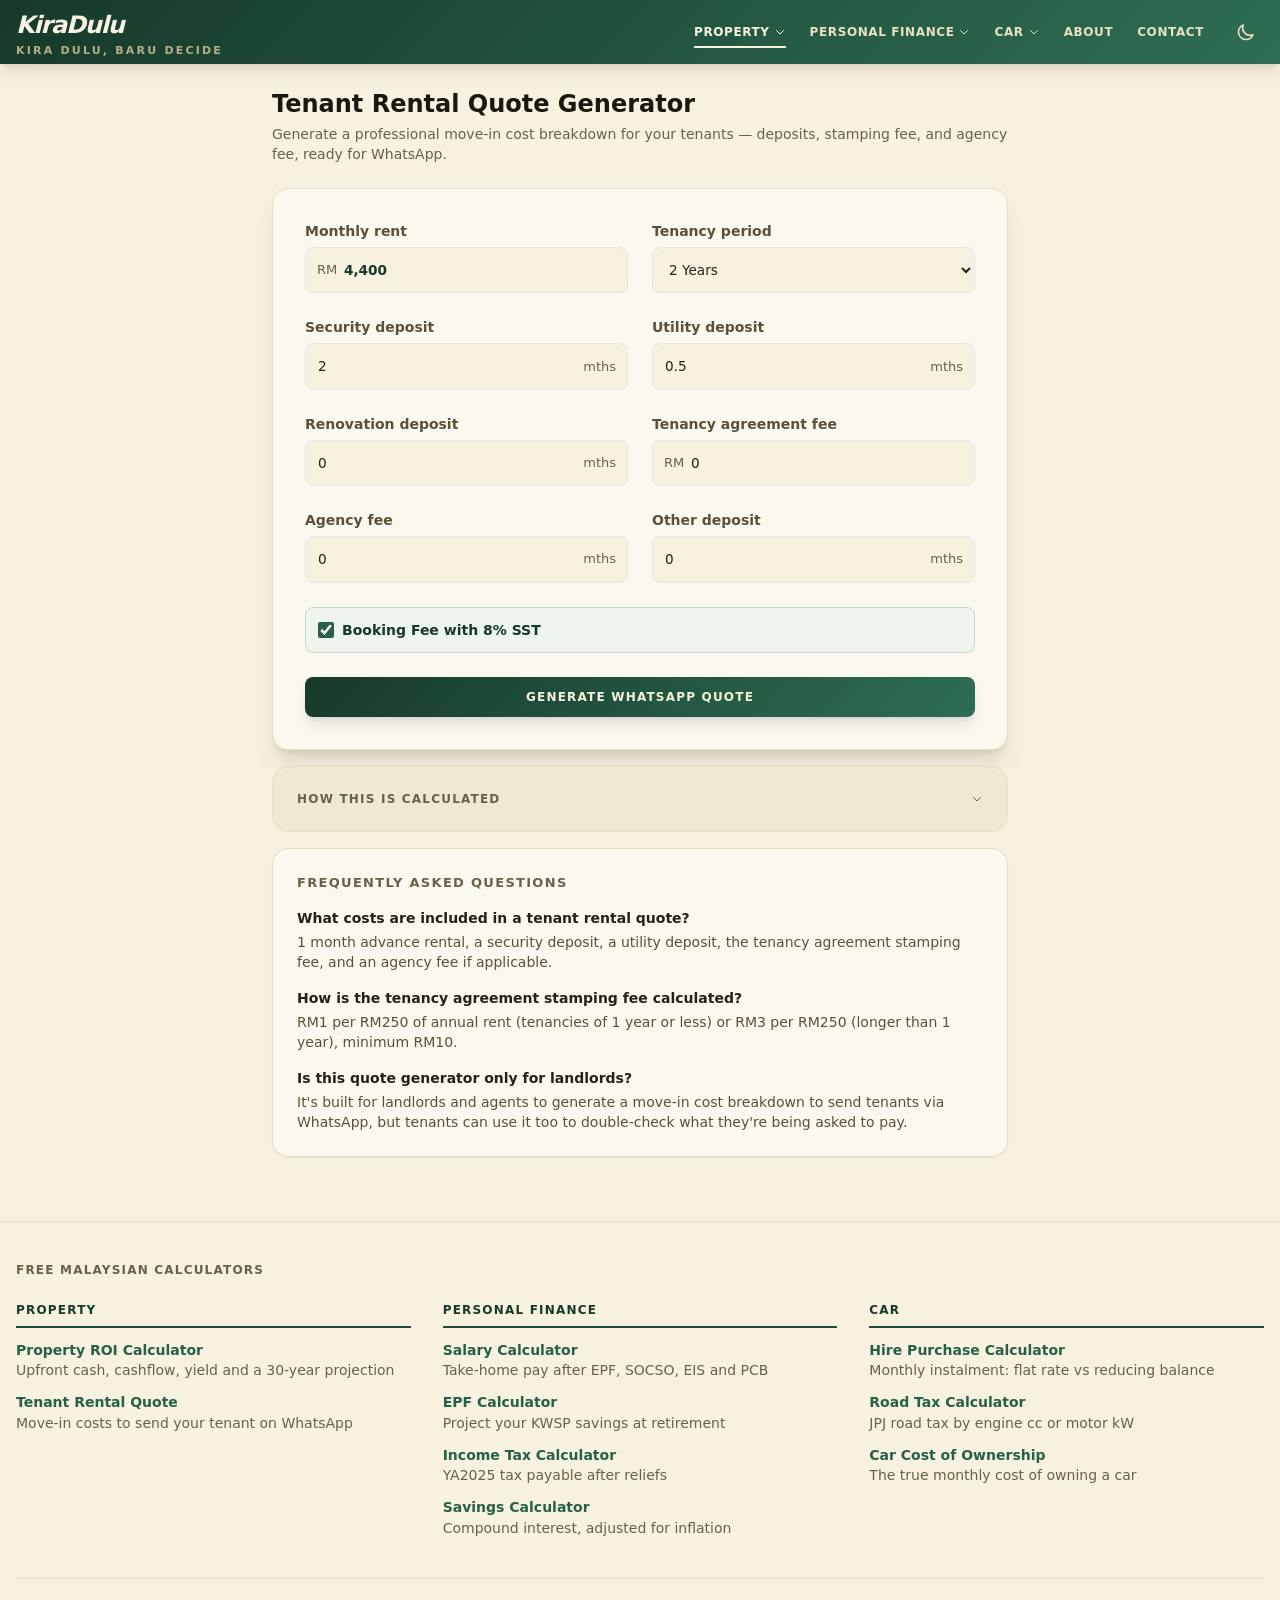
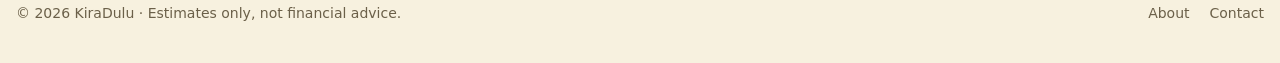
<file: tenant-rental-quote-calculator/index.html>
<!DOCTYPE html>
<html lang="en">

<head>
    <meta charset="UTF-8">
    <meta name="viewport" content="width=device-width, initial-scale=1.0">
    <meta name="description"
        content="Free tenant rental quote generator for Malaysian landlords and agents. Calculate security deposit, utility deposit, tenancy stamping fee, and agency fee instantly, ready to send on WhatsApp.">
    <meta name="keywords"
        content="Tenant Rental Quote Malaysia, Rental Deposit Calculator, Tenancy Agreement Stamping Fee Calculator, Move-in Cost Calculator Malaysia, Rental Quote Generator">
    <meta name="author" content="KiraDulu">
    <link rel="canonical" href="https://kiradulu.app/tenant-rental-quote-calculator/">

    <meta property="og:type" content="website">
    <meta property="og:site_name" content="KiraDulu">
    <meta property="og:title" content="Tenant Rental Quote Generator Malaysia | Free Move-In Cost Calculator">
    <meta property="og:description" content="Free tenant rental quote generator for Malaysian landlords and agents. Calculate security deposit, utility deposit, tenancy stamping fee, and agency fee instantly, ready to send on WhatsApp.">
    <meta property="og:url" content="https://kiradulu.app/tenant-rental-quote-calculator/">
    <meta name="twitter:card" content="summary">
    <meta name="twitter:title" content="Tenant Rental Quote Generator Malaysia | Free Move-In Cost Calculator">
    <meta name="twitter:description" content="Free tenant rental quote generator for Malaysian landlords and agents. Calculate security deposit, utility deposit, tenancy stamping fee, and agency fee instantly, ready to send on WhatsApp.">

    <title>Tenant Rental Quote Generator Malaysia | Free Move-In Cost Calculator</title>
    <link rel="icon" type="image/png" href="../favicon.png">
    <link rel="apple-touch-icon" href="../favicon.png">

    <!-- GitHub Pages can't redirect server-side, so collapse /index.html duplicates onto the canonical URL -->
    <script>
        if (location.pathname.endsWith('/index.html')) {
            location.replace(location.pathname.slice(0, -'index.html'.length) + location.search + location.hash);
        }
    </script>
    <script>
        if (localStorage.getItem('theme') === 'dark') {
            document.documentElement.classList.add('dark');
        }
    </script>
    <link rel="stylesheet" href="../assets/tailwind.css">
    <link rel="stylesheet" href="../assets/site.css">
    <script src="../assets/site.js"></script>

    <script type="application/ld+json">
    {
        "@context": "https://schema.org",
        "@type": "WebApplication",
        "name": "Malaysia Tenant Rental Quote Generator",
        "url": "https://kiradulu.app/tenant-rental-quote-calculator/",
        "applicationCategory": "FinanceApplication",
        "operatingSystem": "Any",
        "description": "Free tool for Malaysian landlords and agents to generate a tenant move-in cost quote, including deposits, stamping fee, and agency fee.",
        "offers": { "@type": "Offer", "price": "0", "priceCurrency": "MYR" }
    }
    </script>
    <script type="application/ld+json">
    {
        "@context": "https://schema.org",
        "@type": "FAQPage",
        "mainEntity": [
            {
                "@type": "Question",
                "name": "What costs are included in a tenant rental quote?",
                "acceptedAnswer": { "@type": "Answer", "text": "A typical Malaysian rental quote includes 1 month advance rental, a security deposit (commonly matching the tenancy tenure in months), a utility deposit (commonly half a month), the tenancy agreement stamping fee, and an agency fee if applicable." }
            },
            {
                "@type": "Question",
                "name": "How is the tenancy agreement stamping fee calculated?",
                "acceptedAnswer": { "@type": "Answer", "text": "Malaysia's stamping fee is based on annual rental value: RM1 per RM250 (or part thereof) of annual rent for tenancies of 1 year or less, and RM3 per RM250 for tenancies longer than 1 year, subject to a minimum of RM10." }
            },
            {
                "@type": "Question",
                "name": "Is this quote generator only for landlords?",
                "acceptedAnswer": { "@type": "Answer", "text": "It's built for landlords and property agents to quickly generate a professional move-in cost breakdown to send tenants via WhatsApp, but tenants can also use it to double-check what they're being asked to pay." }
            }
        ]
    }
    </script>

    <!-- Google tag (gtag.js) -- only on the live domain, so local testing isn't counted as traffic -->
    <script>
        window.dataLayer = window.dataLayer || [];
        function gtag() { dataLayer.push(arguments); }
        if (location.hostname === 'kiradulu.app') {
            const gaScript = document.createElement('script');
            gaScript.async = true;
            gaScript.src = 'https://www.googletagmanager.com/gtag/js?id=G-EDTKDBVZQB';
            document.head.appendChild(gaScript);
            gtag('js', new Date());
            gtag('config', 'G-EDTKDBVZQB');
        }
    </script>
</head>

<body class="bg-slate-50 dark:bg-slate-900 font-sans text-slate-900 dark:text-slate-100 transition-colors duration-300">

    <!-- site-header: identical on every page (current page highlighted) -- update all pages together -->
    <header class="kd-header text-white shadow-lg mb-6">
        <div class="max-w-7xl mx-auto px-4 h-16 flex items-center justify-between gap-6">
            <a href="../" class="leading-none shrink-0" aria-label="KiraDulu home">
                <span class="block text-2xl font-black tracking-tighter italic">KiraDulu</span>
                <span class="block text-[11px] uppercase tracking-[0.2em] font-bold text-blue-200 mt-1 opacity-80">Kira Dulu, Baru Decide</span>
            </a>
            <nav class="hidden md:flex items-center gap-6 ml-auto" aria-label="Calculators">
                <div class="kd-dd relative">
                    <button type="button" data-kd-dd aria-expanded="false"
                        class="flex items-center gap-1 py-2 text-xs font-bold uppercase tracking-wider text-white kd-nav-active transition">
                        Property <svg class="w-3 h-3" fill="none" stroke="currentColor" viewBox="0 0 24 24" aria-hidden="true"><path stroke-linecap="round" stroke-linejoin="round" stroke-width="2" d="M19 9l-7 7-7-7" /></svg>
                    </button>
                    <div class="kd-dd-panel absolute left-0 top-full pt-2 z-50">
                        <div class="bg-white dark:bg-slate-800 rounded-lg shadow-xl border border-slate-200 dark:border-slate-700 w-60 py-2 text-left">
                            <a href="../property-roi-calculator/#simple" class="block px-4 py-2 text-sm text-slate-700 dark:text-slate-200 hover:bg-slate-50 dark:hover:bg-slate-700">Property ROI Calculator</a>
                            <a href="../property-roi-calculator/#projection" class="block px-4 py-2 text-sm text-slate-700 dark:text-slate-200 hover:bg-slate-50 dark:hover:bg-slate-700">30-Year Projection</a>
                            <a href="../property-roi-calculator/#compare" class="block px-4 py-2 text-sm text-slate-700 dark:text-slate-200 hover:bg-slate-50 dark:hover:bg-slate-700">Compare Properties</a>
                            <a href="../tenant-rental-quote-calculator/" class="block px-4 py-2 text-sm font-bold text-blue-700 dark:text-blue-400 bg-slate-50 dark:bg-slate-700" aria-current="page">Tenant Rental Quote</a>
                        </div>
                    </div>
                </div>
                <div class="kd-dd relative">
                    <button type="button" data-kd-dd aria-expanded="false"
                        class="flex items-center gap-1 py-2 text-xs font-bold uppercase tracking-wider text-blue-100 hover:text-white transition">
                        Personal Finance <svg class="w-3 h-3" fill="none" stroke="currentColor" viewBox="0 0 24 24" aria-hidden="true"><path stroke-linecap="round" stroke-linejoin="round" stroke-width="2" d="M19 9l-7 7-7-7" /></svg>
                    </button>
                    <div class="kd-dd-panel absolute left-0 top-full pt-2 z-50">
                        <div class="bg-white dark:bg-slate-800 rounded-lg shadow-xl border border-slate-200 dark:border-slate-700 w-60 py-2 text-left">
                            <a href="../" class="block px-4 py-2 text-sm text-slate-700 dark:text-slate-200 hover:bg-slate-50 dark:hover:bg-slate-700">Salary Calculator</a>
                            <a href="../epf-calculator/" class="block px-4 py-2 text-sm text-slate-700 dark:text-slate-200 hover:bg-slate-50 dark:hover:bg-slate-700">EPF Calculator</a>
                            <a href="../income-tax-calculator/" class="block px-4 py-2 text-sm text-slate-700 dark:text-slate-200 hover:bg-slate-50 dark:hover:bg-slate-700">Income Tax Calculator</a>
                            <a href="../savings-calculator/" class="block px-4 py-2 text-sm text-slate-700 dark:text-slate-200 hover:bg-slate-50 dark:hover:bg-slate-700">Savings Calculator</a>
                        </div>
                    </div>
                </div>
                <div class="kd-dd relative">
                    <button type="button" data-kd-dd aria-expanded="false"
                        class="flex items-center gap-1 py-2 text-xs font-bold uppercase tracking-wider text-blue-100 hover:text-white transition">
                        Car <svg class="w-3 h-3" fill="none" stroke="currentColor" viewBox="0 0 24 24" aria-hidden="true"><path stroke-linecap="round" stroke-linejoin="round" stroke-width="2" d="M19 9l-7 7-7-7" /></svg>
                    </button>
                    <div class="kd-dd-panel absolute left-0 top-full pt-2 z-50">
                        <div class="bg-white dark:bg-slate-800 rounded-lg shadow-xl border border-slate-200 dark:border-slate-700 w-60 py-2 text-left">
                            <a href="../hire-purchase-calculator/" class="block px-4 py-2 text-sm text-slate-700 dark:text-slate-200 hover:bg-slate-50 dark:hover:bg-slate-700">Hire Purchase Calculator</a>
                            <a href="../road-tax-calculator/" class="block px-4 py-2 text-sm text-slate-700 dark:text-slate-200 hover:bg-slate-50 dark:hover:bg-slate-700">Road Tax Calculator</a>
                            <a href="../car-tco-calculator/" class="block px-4 py-2 text-sm text-slate-700 dark:text-slate-200 hover:bg-slate-50 dark:hover:bg-slate-700">Car Cost of Ownership</a>
                        </div>
                    </div>
                </div>
                <a href="../about/" class="py-2 text-xs font-bold uppercase tracking-wider text-blue-100 hover:text-white transition">About</a>
                <a href="../contact/" class="py-2 text-xs font-bold uppercase tracking-wider text-blue-100 hover:text-white transition">Contact</a>
            </nav>
            <div class="flex items-center gap-1">
                <button onclick="toggleDarkMode()" id="dark-toggle-btn" type="button"
                    class="text-blue-100 hover:text-white transition p-2 rounded-lg hover:bg-white/10" title="Toggle dark mode" aria-label="Toggle dark mode">
                    <svg id="icon-sun" class="w-5 h-5 hidden" fill="none" stroke="currentColor" viewBox="0 0 24 24">
                        <path stroke-linecap="round" stroke-linejoin="round" stroke-width="2"
                            d="M12 3v1m0 16v1m9-9h-1M4 12H3m15.364 6.364l-.707-.707M6.343 6.343l-.707-.707m12.728 0l-.707.707M6.343 17.657l-.707.707M16 12a4 4 0 11-8 0 4 4 0 018 0z" />
                    </svg>
                    <svg id="icon-moon" class="w-5 h-5" fill="none" stroke="currentColor" viewBox="0 0 24 24">
                        <path stroke-linecap="round" stroke-linejoin="round" stroke-width="2"
                            d="M20.354 15.354A9 9 0 018.646 3.646 9.003 9.003 0 0012 21a9.003 9.003 0 008.354-5.646z" />
                    </svg>
                </button>
                <button id="kd-menu-btn" type="button" aria-expanded="false" aria-controls="kd-mobile-menu" aria-label="Menu"
                    class="md:hidden text-blue-100 hover:text-white transition p-2 rounded-lg hover:bg-white/10">
                    <svg id="kd-menu-open" class="w-6 h-6" fill="none" stroke="currentColor" viewBox="0 0 24 24"><path stroke-linecap="round" stroke-linejoin="round" stroke-width="2" d="M4 6h16M4 12h16M4 18h16" /></svg>
                    <svg id="kd-menu-close" class="w-6 h-6 hidden" fill="none" stroke="currentColor" viewBox="0 0 24 24"><path stroke-linecap="round" stroke-linejoin="round" stroke-width="2" d="M6 18L18 6M6 6l12 12" /></svg>
                </button>
            </div>
        </div>
        <nav id="kd-mobile-menu" class="md:hidden hidden border-t border-white/10 px-4 pb-4" aria-label="Calculators">
            <p class="mt-4 mb-1 text-[11px] uppercase tracking-widest font-bold text-blue-200">Property</p>
                <a href="../property-roi-calculator/" class="block py-2 px-3 -mx-3 rounded-lg text-sm text-blue-100 hover:bg-white/10">Property ROI Calculator</a>
                <a href="../property-roi-calculator/#projection" class="block py-2 pl-7 pr-3 -mx-3 rounded-lg text-sm text-blue-100 hover:bg-white/10">30-Year Projection</a>
                <a href="../property-roi-calculator/#compare" class="block py-2 pl-7 pr-3 -mx-3 rounded-lg text-sm text-blue-100 hover:bg-white/10">Compare Properties</a>
                <a href="../tenant-rental-quote-calculator/" class="block py-2 px-3 -mx-3 rounded-lg text-sm font-bold text-white bg-white/10" aria-current="page">Tenant Rental Quote</a>
            <p class="mt-4 mb-1 text-[11px] uppercase tracking-widest font-bold text-blue-200">Personal Finance</p>
                <a href="../" class="block py-2 px-3 -mx-3 rounded-lg text-sm text-blue-100 hover:bg-white/10">Salary Calculator</a>
                <a href="../epf-calculator/" class="block py-2 px-3 -mx-3 rounded-lg text-sm text-blue-100 hover:bg-white/10">EPF Calculator</a>
                <a href="../income-tax-calculator/" class="block py-2 px-3 -mx-3 rounded-lg text-sm text-blue-100 hover:bg-white/10">Income Tax Calculator</a>
                <a href="../savings-calculator/" class="block py-2 px-3 -mx-3 rounded-lg text-sm text-blue-100 hover:bg-white/10">Savings Calculator</a>
            <p class="mt-4 mb-1 text-[11px] uppercase tracking-widest font-bold text-blue-200">Car</p>
                <a href="../hire-purchase-calculator/" class="block py-2 px-3 -mx-3 rounded-lg text-sm text-blue-100 hover:bg-white/10">Hire Purchase Calculator</a>
                <a href="../road-tax-calculator/" class="block py-2 px-3 -mx-3 rounded-lg text-sm text-blue-100 hover:bg-white/10">Road Tax Calculator</a>
                <a href="../car-tco-calculator/" class="block py-2 px-3 -mx-3 rounded-lg text-sm text-blue-100 hover:bg-white/10">Car Cost of Ownership</a>
            <div class="mt-4 pt-3 border-t border-white/10 flex gap-6">
                <a href="../about/" class="py-2 text-sm text-blue-100">About</a>
                <a href="../contact/" class="py-2 text-sm text-blue-100">Contact</a>
            </div>
        </nav>
    </header>

    <main class="max-w-3xl mx-auto px-4 pb-10">
        <h1 class="kd-title text-xl md:text-2xl font-black mb-1">Tenant Rental Quote Generator</h1>
        <p class="text-sm text-slate-500 dark:text-slate-400 mb-6">Generate a professional move-in cost breakdown for your tenants &mdash; deposits, stamping fee, and agency fee, ready for WhatsApp.</p>

        <div class="bg-white rounded-2xl shadow-xl overflow-hidden border border-slate-200 dark:bg-slate-800 dark:border-slate-700">
                        <div class="p-8 space-y-6">
                <div class="grid grid-cols-2 md:grid-cols-2 gap-6 text-left">
                    <div>
                        <label for="rentalFee" class="kd-label">Monthly rent</label>
                        <div class="kd-field">
                            <span class="kd-affix kd-prefix" aria-hidden="true">RM</span>
                            <input style="padding-left: 2.00rem; padding-right: 0.75rem" type="text" inputmode="decimal" id="rentalFee" value="4,400" class="comma-fmt w-full p-3 bg-slate-50 border rounded-lg font-bold text-blue-900 outline-none focus:border-blue-500 dark:bg-slate-800 dark:border-slate-600 dark:text-blue-300">
                        </div>
                    </div>
                    <div>
                        <label for="tenure" class="kd-label">Tenancy period</label>
                        <select id="tenure" onchange="autoUpdateDeposits()"
                            class="w-full p-3 bg-slate-50 border rounded-lg outline-none focus:border-blue-500 dark:bg-slate-800 dark:border-slate-600 dark:text-slate-100">
                            <option value="1">1 Year</option>
                            <option value="2" selected>2 Years</option>
                            <option value="3">3 Years</option>
                        </select>
                    </div>
                    <div>
                        <label for="secDepMths" class="kd-label">Security deposit</label>
                        <div class="kd-field">
                            <input style="padding-left: 0.75rem; padding-right: 2.90rem" type="number" id="secDepMths" value="2" step="0.5" class="w-full p-3 bg-slate-50 border rounded-lg dark:bg-slate-800 dark:border-slate-600 dark:text-slate-100">
                            <span class="kd-affix kd-suffix" aria-hidden="true">mths</span>
                        </div>
                    </div>
                    <div>
                        <label for="utilDepMths" class="kd-label">Utility deposit</label>
                        <div class="kd-field">
                            <input style="padding-left: 0.75rem; padding-right: 2.90rem" type="number" id="utilDepMths" value="0.5" step="0.1" class="w-full p-3 bg-slate-50 border rounded-lg dark:bg-slate-800 dark:border-slate-600 dark:text-slate-100">
                            <span class="kd-affix kd-suffix" aria-hidden="true">mths</span>
                        </div>
                    </div>
                    <div>
                        <label for="renoDepMths" class="kd-label">Renovation deposit</label>
                        <div class="kd-field">
                            <input style="padding-left: 0.75rem; padding-right: 2.90rem" type="number" id="renoDepMths" value="0" step="0.1" class="w-full p-3 bg-slate-50 border rounded-lg dark:bg-slate-800 dark:border-slate-600 dark:text-slate-100">
                            <span class="kd-affix kd-suffix" aria-hidden="true">mths</span>
                        </div>
                    </div>
                    <div>
                        <label for="adminFee" class="kd-label">Tenancy agreement fee</label>
                        <div class="kd-field">
                            <span class="kd-affix kd-prefix" aria-hidden="true">RM</span>
                            <input style="padding-left: 2.00rem; padding-right: 0.75rem" type="text" inputmode="decimal" id="adminFee" value="0" class="comma-fmt w-full p-3 bg-slate-50 border rounded-lg dark:bg-slate-800 dark:border-slate-600 dark:text-slate-100">
                        </div>
                    </div>
                    <div>
                        <label for="agencyRate" class="kd-label">Agency fee</label>
                        <div class="kd-field">
                            <input style="padding-left: 0.75rem; padding-right: 2.90rem" type="number" id="agencyRate" value="0" step="0.1" class="w-full p-3 bg-slate-50 border rounded-lg dark:bg-slate-800 dark:border-slate-600 dark:text-slate-100">
                            <span class="kd-affix kd-suffix" aria-hidden="true">mths</span>
                        </div>
                    </div>
                    <div>
                        <label for="extraDepMths" class="kd-label">Other deposit</label>
                        <div class="kd-field">
                            <input style="padding-left: 0.75rem; padding-right: 2.90rem" type="number" id="extraDepMths" value="0" step="0.5" class="w-full p-3 bg-slate-50 border rounded-lg dark:bg-slate-800 dark:border-slate-600 dark:text-slate-100">
                            <span class="kd-affix kd-suffix" aria-hidden="true">mths</span>
                        </div>
                    </div>
                </div>
                <div class="flex items-center gap-2 p-3 bg-blue-50 rounded-lg border border-blue-100 dark:bg-blue-950 dark:border-blue-900">
                    <input type="checkbox" id="bookingSST" checked class="w-4 h-4 cursor-pointer">
                    <label for="bookingSST" class="text-sm font-bold text-blue-800 dark:text-blue-300 cursor-pointer">Booking Fee with 8%
                        SST</label>
                </div>
                <button onclick="generateQuote()"
                    class="w-full text-white font-bold py-3 rounded-lg shadow-lg hover:opacity-90 transition uppercase tracking-widest text-xs" style="background: linear-gradient(135deg, #17392A 0%, #2E6E52 100%);">
                    Generate WhatsApp Quote
                </button>
                <div id="quoteResult" class="hidden space-y-4">
                    <div class="relative">
                        <textarea id="quoteText" aria-label="WhatsApp quote" readonly rows="31"
                            class="w-full p-5 bg-blue-50 border border-blue-100 rounded-xl text-sm text-blue-900 font-mono dark:bg-slate-800 dark:border-blue-900 dark:text-blue-200"></textarea>
                        <button onclick="copyQuote()"
                            class="absolute top-3 right-3 bg-blue-600 text-white text-sm px-3 py-1 rounded font-bold hover:bg-blue-700">COPY</button>
                    </div>
                    <p id="copyMsg" class="text-center text-sm font-bold text-green-600 dark:text-green-400 h-2"></p>
                </div>
            </div>
        </div>

        <details class="kd-details bg-slate-100 dark:bg-slate-800 p-6 rounded-2xl border border-slate-200 dark:border-slate-700 text-left mt-4">
                    <summary class="flex items-center justify-between gap-2 cursor-pointer select-none">
                        <h4 class="text-xs font-black text-slate-500 dark:text-slate-400 uppercase tracking-widest">How This Is Calculated</h4>
                        <span class="kd-chevron text-slate-400 transition-transform"><svg class="w-3 h-3" fill="none" stroke="currentColor" viewBox="0 0 24 24" aria-hidden="true"><path stroke-linecap="round" stroke-linejoin="round" stroke-width="2" d="M19 9l-7 7-7-7" /></svg></span>
                    </summary>
                    <div class="mt-3">
            <ul class="text-sm text-slate-600 dark:text-slate-400 space-y-2 list-disc pl-4">
                <li><strong>Deposits:</strong> Security deposit commonly matches the tenancy tenure in months (e.g. 2 months for a 2-year tenancy), plus a half-month utility deposit and any optional renovation/other deposits.</li>
                <li><strong>Tenancy Stamping Fee:</strong> RM1 per RM250 (or part thereof) of annual rental for tenancies of 1 year or less, RM3 per RM250 for tenancies longer than 1 year, minimum RM10.</li>
                <li><strong>Agency Fee:</strong> Optional, entered in months of rental, with 8% SST added on top if applicable.</li>
                <li><strong>Booking Fee SST:</strong> An optional 8% SST can be added on the first month's booking payment.</li>
                <li><strong>Disclaimer:</strong> This tool is a guide only. Actual amounts payable depend on what's agreed between landlord, tenant, and agent in the tenancy agreement.</li>
            </ul>
                    </div>
                </details>

        <div class="bg-white dark:bg-slate-800 p-6 rounded-2xl shadow-sm border border-slate-200 dark:border-slate-700 mt-4">
            <h4 class="text-[13px] font-black text-slate-500 dark:text-slate-400 uppercase tracking-widest mb-4">Frequently Asked Questions</h4>
            <div class="space-y-4 text-sm text-slate-600 dark:text-slate-400">
                <div>
                    <p class="font-bold text-slate-800 dark:text-slate-200 mb-1">What costs are included in a tenant rental quote?</p>
                    <p>1 month advance rental, a security deposit, a utility deposit, the tenancy agreement stamping fee, and an agency fee if applicable.</p>
                </div>
                <div>
                    <p class="font-bold text-slate-800 dark:text-slate-200 mb-1">How is the tenancy agreement stamping fee calculated?</p>
                    <p>RM1 per RM250 of annual rent (tenancies of 1 year or less) or RM3 per RM250 (longer than 1 year), minimum RM10.</p>
                </div>
                <div>
                    <p class="font-bold text-slate-800 dark:text-slate-200 mb-1">Is this quote generator only for landlords?</p>
                    <p>It's built for landlords and agents to generate a move-in cost breakdown to send tenants via WhatsApp, but tenants can use it too to double-check what they're being asked to pay.</p>
                </div>
            </div>
        </div>
    </main>

    <!-- site-footer: identical on every page -- update all pages together -->
    <footer class="border-t border-slate-200 dark:border-slate-700 mt-6">
        <div class="max-w-7xl mx-auto px-4 py-10">
            <p class="text-xs font-bold uppercase tracking-widest text-slate-500 dark:text-slate-400 mb-6">Free Malaysian calculators</p>
            <div class="grid grid-cols-1 sm:grid-cols-3 gap-8">
                <div>
                    <h2 class="text-xs font-black uppercase tracking-widest text-blue-900 dark:text-blue-300 pb-2 mb-3 border-b-2 border-blue-800 dark:border-blue-900">Property</h2>
                    <ul class="space-y-3">
                        <li>
                            <a href="../property-roi-calculator/" class="text-sm font-bold text-blue-700 dark:text-blue-400 hover:underline">Property ROI Calculator</a>
                            <p class="text-sm text-slate-500 dark:text-slate-400">Upfront cash, cashflow, yield and a 30-year projection</p>
                        </li>
                        <li>
                            <a href="../tenant-rental-quote-calculator/" class="text-sm font-bold text-blue-700 dark:text-blue-400 hover:underline" aria-current="page">Tenant Rental Quote</a>
                            <p class="text-sm text-slate-500 dark:text-slate-400">Move-in costs to send your tenant on WhatsApp</p>
                        </li>
                    </ul>
                </div>
                <div>
                    <h2 class="text-xs font-black uppercase tracking-widest text-blue-900 dark:text-blue-300 pb-2 mb-3 border-b-2 border-blue-800 dark:border-blue-900">Personal Finance</h2>
                    <ul class="space-y-3">
                        <li>
                            <a href="../" class="text-sm font-bold text-blue-700 dark:text-blue-400 hover:underline">Salary Calculator</a>
                            <p class="text-sm text-slate-500 dark:text-slate-400">Take-home pay after EPF, SOCSO, EIS and PCB</p>
                        </li>
                        <li>
                            <a href="../epf-calculator/" class="text-sm font-bold text-blue-700 dark:text-blue-400 hover:underline">EPF Calculator</a>
                            <p class="text-sm text-slate-500 dark:text-slate-400">Project your KWSP savings at retirement</p>
                        </li>
                        <li>
                            <a href="../income-tax-calculator/" class="text-sm font-bold text-blue-700 dark:text-blue-400 hover:underline">Income Tax Calculator</a>
                            <p class="text-sm text-slate-500 dark:text-slate-400">YA2025 tax payable after reliefs</p>
                        </li>
                        <li>
                            <a href="../savings-calculator/" class="text-sm font-bold text-blue-700 dark:text-blue-400 hover:underline">Savings Calculator</a>
                            <p class="text-sm text-slate-500 dark:text-slate-400">Compound interest, adjusted for inflation</p>
                        </li>
                    </ul>
                </div>
                <div>
                    <h2 class="text-xs font-black uppercase tracking-widest text-blue-900 dark:text-blue-300 pb-2 mb-3 border-b-2 border-blue-800 dark:border-blue-900">Car</h2>
                    <ul class="space-y-3">
                        <li>
                            <a href="../hire-purchase-calculator/" class="text-sm font-bold text-blue-700 dark:text-blue-400 hover:underline">Hire Purchase Calculator</a>
                            <p class="text-sm text-slate-500 dark:text-slate-400">Monthly instalment: flat rate vs reducing balance</p>
                        </li>
                        <li>
                            <a href="../road-tax-calculator/" class="text-sm font-bold text-blue-700 dark:text-blue-400 hover:underline">Road Tax Calculator</a>
                            <p class="text-sm text-slate-500 dark:text-slate-400">JPJ road tax by engine cc or motor kW</p>
                        </li>
                        <li>
                            <a href="../car-tco-calculator/" class="text-sm font-bold text-blue-700 dark:text-blue-400 hover:underline">Car Cost of Ownership</a>
                            <p class="text-sm text-slate-500 dark:text-slate-400">The true monthly cost of owning a car</p>
                        </li>
                    </ul>
                </div>
            </div>
            <div class="mt-10 pt-6 border-t border-slate-200 dark:border-slate-700 flex flex-col sm:flex-row gap-3 justify-between text-sm text-slate-500 dark:text-slate-400">
                <p>&copy; 2026 KiraDulu &middot; Estimates only, not financial advice.</p>
                <p class="flex gap-5">
                    <a href="../about/" class="hover:underline">About</a>
                    <a href="../contact/" class="hover:underline">Contact</a>
                </p>
            </div>
        </div>
    </footer>

    <script src="tenant-rental-quote-calculator.js"></script>
</body>

</html>
</file>
<file: assets/site.css>
/* KiraDulu shared theme -- loaded after assets/tailwind.css on every page. The "Paper Ledger"
   palette below re-skins Tailwind's slate/blue/green/red utilities, hence the !important overrides. */

input::-webkit-outer-spin-button,
input::-webkit-inner-spin-button {
    -webkit-appearance: none;
    margin: 0;
}

body {
    font-size: 0.85rem;
}

.metric-bubble {
    transition: transform 0.2s ease;
}

.metric-bubble:hover {
    transform: translateY(-2px);
}

/* ============ Paper Ledger Theme ============ */
:root {
    --paper-bg: #F3EEDF;
    --paper-card: #FBF8F0;
    --paper-card-alt: #EFE8D3;
    --paper-input: #F7F1DF;
    --ledger-line: #DDD0AC;
    --ledger-line-soft: #E8DEC0;
    --ink: #262019;
    --ink-strong: #1C1710;
    --ink-mid: #5B5138;
    --ink-soft: #6B6049;
}
html.dark {
    --paper-bg: #1B1710;
    --paper-card: #262019;
    --paper-card-alt: #2E271C;
    --paper-input: #211C14;
    --ledger-line: #3A3222;
    --ledger-line-soft: #443A26;
    --ink: #EDE4CC;
    --ink-strong: #F5EFDC;
    --ink-mid: #C9BC94;
    --ink-soft: #B3A47F;
}

body { background-color: var(--paper-bg) !important; color: var(--ink) !important; }

/* Surfaces (light) */
.bg-white { background-color: var(--paper-card) !important; }
.bg-slate-50 { background-color: var(--paper-input) !important; }
.bg-slate-100 { background-color: var(--paper-card-alt) !important; }
.bg-slate-200 { background-color: var(--ledger-line) !important; }
.bg-gray-100 { background-color: var(--paper-card-alt) !important; }
.hover\:bg-slate-50:hover { background-color: var(--paper-input) !important; }
.bg-slate-800 { background-color: #322A1C !important; }
.hover\:bg-slate-900:hover { background-color: #241E14 !important; }

/* Surfaces (dark) -- gated on the html.dark ancestor, matching Tailwind's own :is(.dark *) gating */
html.dark .dark\:bg-slate-900 { background-color: #1B1710 !important; }
html.dark .dark\:bg-slate-800 { background-color: #262019 !important; }
html.dark .dark\:hover\:bg-slate-700:hover { background-color: #2E271C !important; }

/* Borders (light) */
.border-slate-100, .border-slate-200 { border-color: var(--ledger-line-soft) !important; }
.divide-slate-100 > :not([hidden]) ~ :not([hidden]) { border-color: var(--ledger-line-soft) !important; }

/* Borders (dark) */
html.dark .dark\:border-slate-600, html.dark .dark\:border-slate-700 { border-color: #3A3222 !important; }
html.dark .dark\:divide-slate-700 > :not([hidden]) ~ :not([hidden]) { border-color: #3A3222 !important; }

/* Text (light) */
.text-slate-400, .text-slate-500 { color: var(--ink-soft) !important; }
.text-slate-600, .text-slate-700 { color: var(--ink-mid) !important; }
.text-slate-800, .text-slate-900, .text-black-700 { color: var(--ink) !important; }
.text-white { color: #F7F2E3 !important; }

/* Text (dark) */
html.dark .dark\:text-slate-100, html.dark .dark\:text-slate-200 { color: #EDE4CC !important; }
html.dark .dark\:text-slate-400, html.dark .dark\:text-slate-500 { color: #B3A47F !important; }

/* Brand green (replaces blue) -- light */
.bg-blue-900 { background-color: #17392A !important; }
.bg-blue-800 { background-color: #1F4D3A !important; }
.bg-blue-700 { background-color: #275F47 !important; }
.hover\:bg-blue-800:hover { background-color: #1F4D3A !important; }
.bg-blue-600 { background-color: #2E6E52 !important; }
.bg-blue-50 { background-color: #EEF4EE !important; }
.border-blue-100 { border-color: #C3DBCB !important; }
.border-blue-500, .focus\:border-blue-500:focus { border-color: #2E6E52 !important; }
.border-blue-800 { border-color: #1F4D3A !important; }
.text-blue-100 { color: #E9E0C8 !important; }
.text-blue-200 { color: #D9CBA3 !important; }
.text-blue-600, .text-blue-700 { color: #275F47 !important; }
.text-blue-800, .text-blue-900 { color: #17392A !important; }

/* Brand green -- dark */
html.dark .dark\:bg-blue-950 { background-color: #1A2E22 !important; }
html.dark .dark\:border-blue-900 { border-color: #2A4A38 !important; }
html.dark .dark\:text-blue-200, html.dark .dark\:text-blue-300, html.dark .dark\:text-blue-400 { color: #7FC49E !important; }

/* Success / positive -- light (shares the ledger-green family) */
.bg-green-50 { background-color: #E7F0EA !important; }
.bg-green-500 { background-color: #2E6E52 !important; }
.border-green-100 { border-color: #C9DDCE !important; }
.border-green-200 { border-color: #B3CEBC !important; }
.text-green-600, .text-green-700 { color: #275F47 !important; }

/* Success / positive -- dark */
html.dark .dark\:bg-green-950 { background-color: #1A2E22 !important; }
html.dark .dark\:border-green-900 { border-color: #2A4A38 !important; }
html.dark .dark\:text-green-300, html.dark .dark\:text-green-400 { color: #7FC49E !important; }

/* Danger / negative -- light (ledger oxblood) */
.bg-red-50 { background-color: #F5E6E2 !important; }
.bg-red-500 { background-color: #9C3830 !important; }
.border-red-100 { border-color: #EDD3CB !important; }
.border-red-200 { border-color: #DDB3A8 !important; }
.text-red-400 { color: #B15A50 !important; }
.text-red-500 { color: #9C3830 !important; }
.text-red-600, .text-red-700 { color: #7A2921 !important; }

/* Danger / negative -- dark */
html.dark .dark\:bg-red-950 { background-color: #34211D !important; }
html.dark .dark\:border-red-900 { border-color: #4A2E27 !important; }
html.dark .dark\:text-red-300 { color: #C97B72 !important; }

/* Verdict gauge "fair" state */
.bg-yellow-400 { background-color: #C9A227 !important; }

/* Misc hover states + verdict-banner default fallback */
html.dark .dark\:bg-slate-700 { background-color: #2E271C !important; }
.hover\:text-white:hover { color: #F7F2E3 !important; }
.hover\:text-slate-800:hover { color: var(--ink) !important; }
.hover\:text-blue-900:hover { color: #17392A !important; }
.hover\:bg-blue-700:hover { color: #275F47 !important; background-color: #275F47 !important; }

/* ============ Site layout (shared header, menus, footer) ============ */
.kd-header { background: linear-gradient(135deg, #17392A 0%, #2E6E52 100%); }

/* Desktop dropdowns: hover opens on mouse devices; .open (set by site.js) covers tap + keyboard */
.kd-dd-panel { display: none; }
.kd-dd.open > .kd-dd-panel { display: block; }
@media (hover: hover) {
    .kd-dd:hover > .kd-dd-panel { display: block; }
}
.kd-nav-active { box-shadow: inset 0 -2px 0 currentColor; }

/* "How this is calculated" panels collapse into <details> */
details.kd-details > summary { list-style: none; }
details.kd-details > summary::-webkit-details-marker { display: none; }
details.kd-details[open] .kd-chevron { transform: rotate(180deg); }

/* Phones: 16px inputs stop iOS Safari from zooming the page on every tap into a field */
@media (max-width: 767px) {
    input, select, textarea { font-size: 16px !important; }
}

@media print {
    header nav, #kd-menu-btn, #dark-toggle-btn, #kd-mobile-menu, .kd-sticky, .kd-actions, footer { display: none !important; }
    body { background: #fff !important; }
    * { -webkit-print-color-adjust: exact; print-color-adjust: exact; }
}

/* Checkboxes use the brand green instead of the browser's default blue */
input[type="checkbox"], input[type="radio"] { accent-color: #275F47; }

/* Page titles (h1): warm ink, which flips to warm off-white in dark mode; green stays for header/buttons/results */
.kd-title { color: var(--ink-strong); }

/* Gold "real value" text: the chart's #C9A227 is too faint as text on cream, so text uses a deeper gold */
.kd-gold { color: #8A6D0F; }
html.dark .kd-gold { color: #D9B23A; }

/* Side-by-side "label + input" pairs (.kd-pairs, tagged by site.js) share rows via subgrid:
   labels start on the same line and inputs stay level even when one label wraps onto two lines. */
.kd-pairs > div {
    display: grid;
    grid-row: span 2;
    grid-template-rows: subgrid;
    row-gap: 0.25rem;
}
.kd-pairs > div.hidden { display: none; }
.kd-pairs > div > label { align-self: start; }

/* Phones: headline numbers in half-width metric cards (e.g. RM1,230,000) get a little more room */
@media (max-width: 767px) {
    main .metric-bubble:not(.col-span-2) { padding-left: 0.75rem; padding-right: 0.75rem; }
    main .metric-bubble:not(.col-span-2) .text-2xl { font-size: 1.25rem; line-height: 1.75rem; }
}

/* ============ Input panels: more breathing room (#input-container on every calculator) ============ */
:is(#input-container, #compare-input-container-b) > :not([hidden]) ~ :not([hidden]) { margin-top: 1.25rem; }
:is(#input-container, #compare-input-container-b) .grid-cols-2 { column-gap: 0.875rem; row-gap: 1.25rem; }
:is(#input-container, #compare-input-container-b) label:has(+ input, + select) { display: block; margin-bottom: 0.375rem; }
:is(#input-container, #compare-input-container-b) :is(input:not([type="checkbox"]):not([type="radio"]), select) { padding-top: 0.625rem; padding-bottom: 0.625rem; }
:is(#input-container, #compare-input-container-b) .border-t { padding-top: 1.25rem; }
.kd-pairs > div { row-gap: 0; }

/* ============ Field labels + units inside the input box ============ */
.kd-label {
    display: block;
    font-size: 0.875rem;
    line-height: 1.25rem;
    font-weight: 600;
    color: var(--ink-mid);
    margin-bottom: 0.375rem;
}
.kd-field { position: relative; }
.kd-affix {
    position: absolute;
    top: 50%;
    transform: translateY(-50%);
    font-size: 0.8125rem;
    font-weight: 500;
    color: var(--ink-soft);
    pointer-events: none;
}
.kd-prefix { left: 0.75rem; }
.kd-suffix { right: 0.75rem; }
/* Values read left-to-right after their unit ("RM 100,000"), so input panels align left */
:is(#input-container, #compare-input-container-b) :is(input, select) { text-align: left; }

/* Section headings inside an input panel (e.g. Property ROI "Operations", "Entry fees") get
   extra space above, so each group reads as its own block under its underlined title */
:is(#input-container, #compare-input-container-b) > :not([hidden]) ~ .kd-section:not([hidden]) { margin-top: 2rem; }
</file>
